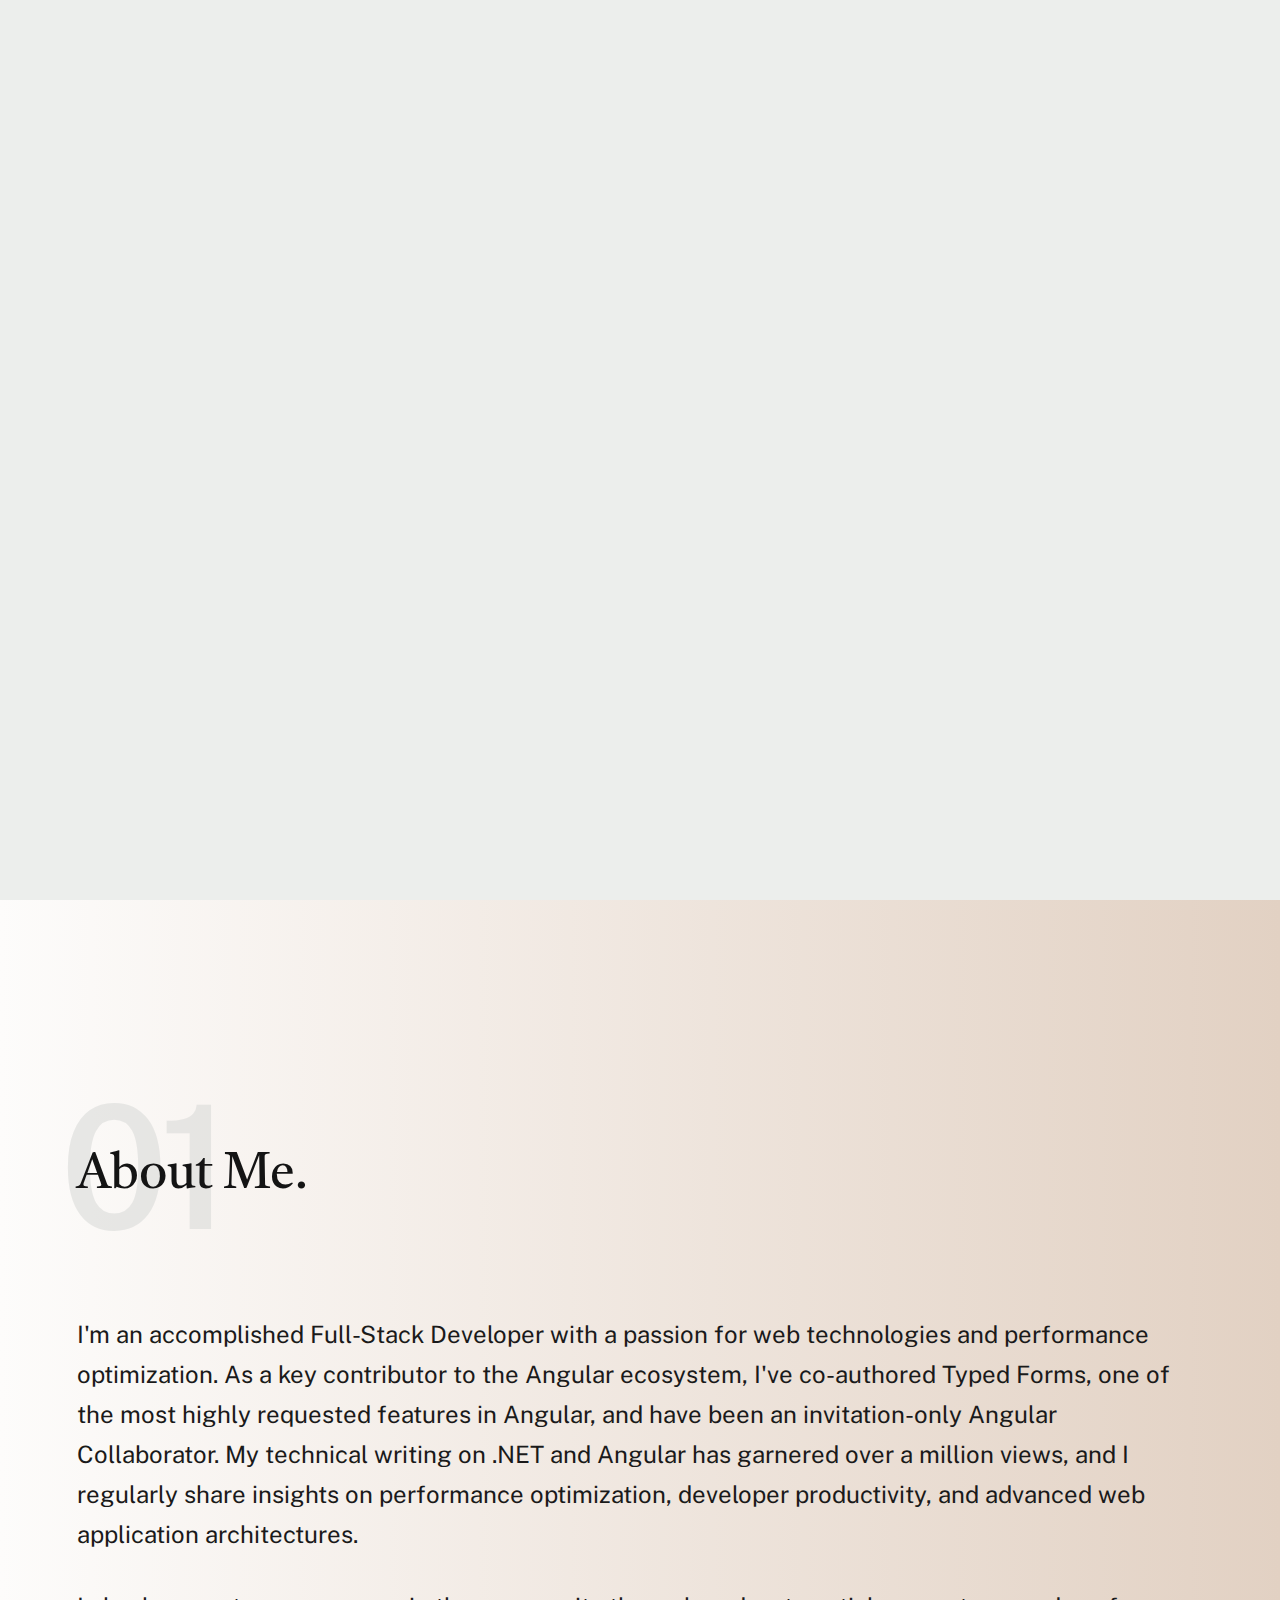
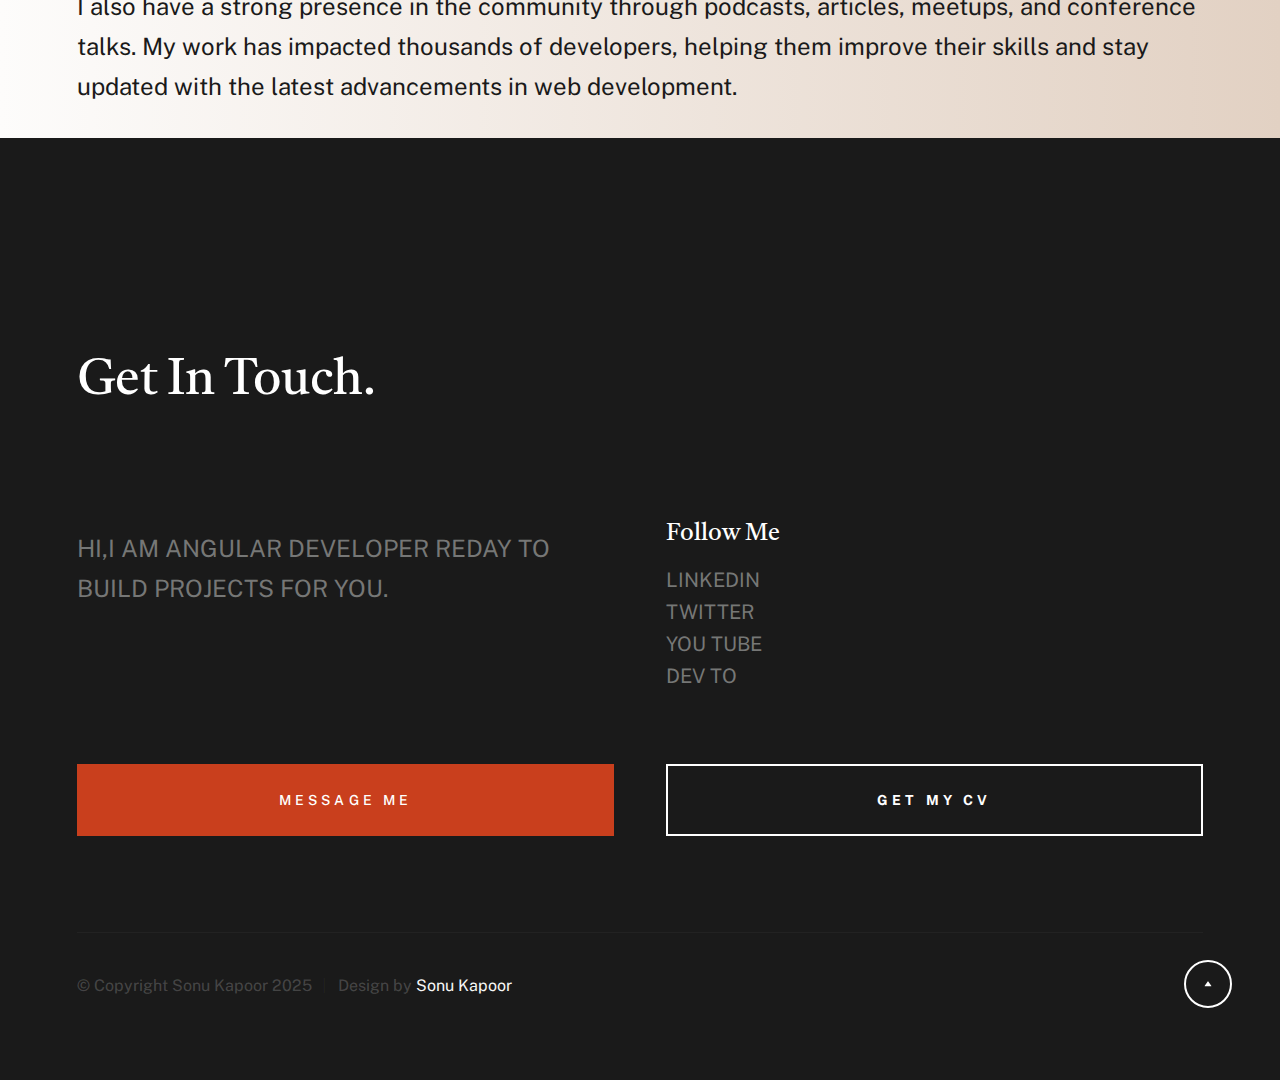
<file: about.html>
<!DOCTYPE html>

<html lang="en" class="no-js">

<head>
<!-- Google tag (gtag.js) -->
<script async src="https://www.googletagmanager.com/gtag/js?id=G-WE2GP1XZJ1"></script>
<script>
  window.dataLayer = window.dataLayer || [];
  function gtag(){dataLayer.push(arguments);}
  gtag('js', new Date());

  gtag('config', 'G-WE2GP1XZJ1');
</script>




<script type="application/ld+json">
		{
		"@context": "https://schema.org",
		"@type": "Organization",
		"name": "Sonu Kapoor",
		"url": "https://sonukapoor.com/",
		"logo": "https://sonukapoor.com/images/sonukapoor.jpeg",
		"sameAs": [
			"https://x.com/sonukapoor1978",
			"https://github.com/sonukapoor",
			"https://www.youtube.com/@ThisisTechTalks",
			"https://www.linkedin.com/in/sonu-kapoor",
			"https://sonukapoor.com/"
		]
		}
		</script>

<script type="application/ld+json" class="schemantra.com">

		{
		"@context": "https://schema.org",
		"@type": "WebPage",
		"@id": "https://sonukapoor.com/#webpage",
		"@url": "https://sonukapoor.com/",
		"inLanguage": "en-US",
		"name": "Sonu Kapoor - Web Developer and Angular Expert",
		"description": "Sonu Kapoor - Full-Stack Developer with a passion for web technologies and performance optimization. I also have a strong presence in the community through podcasts, articles, meetups, and conference talks.",
		"isPartOf": "https://sonukapoor.com/",
		"image": "https://sonukapoor.com/images/sonukapoor.jpeg"
		}
		</script>


    <!--- basic page needs

    ================================================== -->

    <meta charset="utf-8">

    <meta name="viewport" content="width=device-width, initial-scale=1">

    <title>About - Sonu Kapoor</title>
    <meta name="description" content="Senior Angular Developer | Contributor to the Angular Framework | Cohost of Tech Talks With Santosh | Senior IEEE Member | Globee Judge For Technology | International Speaker | Content creator.">
   <!-- og garphs -->
   <meta property="og:title" content="About - Sonu Kapoor">
   <meta property="og:description" content="Senior Angular Developer | Contributor to the Angular Framework | Cohost of Tech Talks With Santosh | Senior IEEE Member | Globee Judge For Technology | International Speaker | Content creator.">
   <meta property="og:image" content="https://sonukapoor.com/images/sonukpoor.jpg">
   <meta property="og:url" content="https://sonukapoor.com/about.html/">
   <meta property="og:type" content="website">
   <!-- og graphs -->
   <link rel="canonical" href="https://sonukapoor.com/about.html/">




    <script>

        document.documentElement.classList.remove('no-js');

        document.documentElement.classList.add('js');

    </script>



    <!-- CSS

    ================================================== -->

    <link rel="stylesheet" href="css/vendor.css">

    <link rel="stylesheet" href="css/styles.css">



    <!-- favicons

    ================================================== -->

    <link rel="apple-touch-icon" sizes="180x180" href="apple-touch-icon.png">

    <link rel="icon" type="image/png" sizes="32x32" href="favicon-32x32.png">

    <link rel="icon" type="image/png" sizes="16x16" href="favicon-16x16.png">

    <link rel="manifest" href="site.webmanifest">
    <link rel="stylesheet" href="https://cdn.jsdelivr.net/npm/@fortawesome/fontawesome-free@6.5.0/css/all.min.css">

    <style>
        body {

            background: linear-gradient(to right, #fdfcfb, #e2d1c3);

        }
    </style>



</head>





<body id="top">





    <!-- preloader

    ================================================== -->

    <div id="preloader">

        <div id="loader" class="dots-fade">

            <div></div>

            <div></div>

            <div></div>

        </div>

    </div>





    <!-- page wrap

    ================================================== -->

    <div id="page" class="s-pagewrap">





        <!-- # site header 

        ================================================== -->

        <header class="s-header">

            <div class="row s-header__inner">



                <div class="s-header__block">

                    <div class="s-header__logo">

                        <a class="logo" href="index.html" style="font-weight: 650;">

                            <!-- <img src="images/logo.svg" alt="Homepage"> -->
                            SONU KAPOOR.

                        </a>

                    </div>



                    <a class="s-header__menu-toggle" href="#0"><span>Menu</span></a>

                </div> <!-- end s-header__block -->



               <nav class="s-header__nav">
            <ul class="s-header__menu-links">
                <li class="current"><a href="/">Home</a></li>
                <li><a href="about.html">About</a></li>
                <li><a href="award.html">Award</a></li>
				
				<li class="has-submenu">
                    <a href="#">Media</a>
                    <ul class="submenu">
                        <li><a href="https://www.sitepronews.com/2025/08/18/angular-innovator-sonu-kapoor-on-the-future-of-frontend-architecture-and-developer-impact/" target="_blank">Angular Innovator</a></li>
                        <li><a href="https://leaddev.com/ai/does-ai-spell-death-front-end-engineering" target="_blank">Deth To FE Developers</a></li>
                    </ul>
                </li>

                <!-- Dropdown -->
                <li class="has-submenu">
                    <a href="book.html">Books</a>
                    <ul class="submenu">
                        <li><a href="javascript-syntax-for-beginners.html">JavaScript</a></li>
                        <li><a href="ai-powered-applications.html">AI Applications</a></li>
                    </ul>
                </li>
                <!-- End Dropdown -->

                <li><a href="articles.html">Articles</a></li>
                <li><a href="podcast.html">Podcast</a></li>
                <li><a href="open-source-contributon.html">Contributions</a></li>
                <li><a href="contact.html">Contact</a></li>
            </ul>
        </nav>



            </div> <!-- end s-header__inner -->

        </header> <!-- end s-header -->





        <!-- # intro

        ================================================== -->

        <section id="intro" class="s-intro target-section">



            <div class="row s-intro__content width-sixteen-col">

                <div class="column lg-12 s-intro__content-inner grid-block grid-16">



                    <div class="s-intro__content-text">



                        <div class="s-intro__content-pretitle text-pretitle text-center">Hello</div>

                        <h1 class="s-intro__content-title text-center" style="font-size: clamp(3.0rem, 4.0vw, 8.0rem);">

                            I'm Sonu Kapoor <br>

                            Web developer and Angular expert, passionate about performance and open-source. <br>

                        </h1>



                        <div class="s-intro__content-btns">

                            <a class="btn" href="about.html">More About Me</a>

                            <a class="btn btn--stroke" href="contact.html">Get In Touch</a>

                        </div> <!-- s-intro__content-btns -->



                    </div> <!-- s-intro__content-text -->



                </div> <!-- s-intro__content-inner -->

            </div> <!-- s-intro__content -->



            <ul class="s-intro__social social-list">

                <li>

                    <a href="https://www.linkedin.com/in/sonu-kapoor" target="_blank" rel="noopener noreferrer">
                        <svg xmlns="http://www.w3.org/2000/svg" width="24" height="24" viewBox="0 0 24 24"
                            style="fill:rgba(0, 0, 0, 1);">
                            <path d="M20.447 20.452h-3.554v-5.569c0-1.327-.027-3.037-1.85-3.037
                                        -1.853 0-2.136 1.445-2.136 2.939v5.667h-3.554V9h3.414v1.561h.049
                                        c.476-.899 1.637-1.85 3.37-1.85 3.6 0 4.268 2.368 4.268 5.451v6.29zM5.337
                                        7.433c-1.144 0-2.07-.926-2.07-2.07 0-1.143.926-2.07
                                        2.07-2.07s2.07.927 2.07 2.07c0 1.144-.926 2.07-2.07
                                        2.07zm1.777 13.019H3.56V9h3.554v11.452zM22.225
                                        0H1.771C.792 0 0 .771 0 1.723v20.555C0 23.23.792
                                        24 1.771 24h20.451C23.2 24 24 23.23 24
                                        22.278V1.723C24 .771 23.2 0 22.222 0z" />
                        </svg>
                        <span class="u-screen-reader-text">LinkedIn</span>
                    </a>


                </li>

                <li>

                    <a href="https://twitter.com/sonukapoor1978">

                        <svg xmlns="http://www.w3.org/2000/svg" width="24" height="24" viewBox="0 0 24 24"
                            style="fill:rgba(0, 0, 0, 1);transform:;-ms-filter:">
                            <path
                                d="M19.633,7.997c0.013,0.175,0.013,0.349,0.013,0.523c0,5.325-4.053,11.461-11.46,11.461c-2.282,0-4.402-0.661-6.186-1.809 c0.324,0.037,0.636,0.05,0.973,0.05c1.883,0,3.616-0.636,5.001-1.721c-1.771-0.037-3.255-1.197-3.767-2.793 c0.249,0.037,0.499,0.062,0.761,0.062c0.361,0,0.724-0.05,1.061-0.137c-1.847-0.374-3.23-1.995-3.23-3.953v-0.05 c0.537,0.299,1.16,0.486,1.82,0.511C3.534,9.419,2.823,8.184,2.823,6.787c0-0.748,0.199-1.434,0.548-2.032 c1.983,2.443,4.964,4.04,8.306,4.215c-0.062-0.3-0.1-0.611-0.1-0.923c0-2.22,1.796-4.028,4.028-4.028 c1.16,0,2.207,0.486,2.943,1.272c0.91-0.175,1.782-0.512,2.556-0.973c-0.299,0.935-0.936,1.721-1.771,2.22 c0.811-0.088,1.597-0.312,2.319-0.624C21.104,6.712,20.419,7.423,19.633,7.997z">
                            </path>
                        </svg>

                        <span class="u-screen-reader-text">Twitter</span>

                    </a>

                </li>

                <li>

                    <a href="https://www.youtube.com/@ThisisTechTalks" target="_blank" rel="noopener noreferrer">
                        <i class="fab fa-youtube" style="color: white;"></i>

                        <span class="u-screen-reader-text">YouTube</span>
                    </a>


                </li>

                <li>

                    <a href="https://dev.to/sonukapoor" target="_blank" rel="noopener noreferrer">
                        <i class="fab fa-dev" style="color: white;"></i>
                        <span class="u-screen-reader-text">DEV.to</span>
                    </a>


                </li>

                <li>

                    <a href="https://styleshout.com/go/hostinger/" target="_blank" rel="noopener noreferrer">
                        <i class="fas fa-h-square" style="color: white;"></i>
                        <span class="u-screen-reader-text">Hostinger</span>
                    </a>



                </li>

            </ul> <!-- end s-intro__social -->




            <div class="s-intro__content-media">

                <img src="images/sonukapoor.jpeg" alt="Sonu Kapoor">

            </div> <!-- s-intro__content-media -->



            <div class="s-intro__btn-download">

                <a class="btn btn--stroke" href="cv.pdf" download="CV.pdf">Get My CV</a>

            </div> <!-- end s-intro__btn-download -->



            <div class="s-intro__scroll-down">

                <a href="#about" class="smoothscroll">

                    <div class="scroll-icon">

                        <svg xmlns="http://www.w3.org/2000/svg" width="24" height="24" viewBox="0 0 24 24"
                            style="fill: rgba(0, 0, 0, 1);transform: ;msFilter:;">
                            <path
                                d="M11.178 19.569a.998.998 0 0 0 1.644 0l9-13A.999.999 0 0 0 21 5H3a1.002 1.002 0 0 0-.822 1.569l9 13z">
                            </path>
                        </svg>

                    </div>

                    <span class="scroll-text u-screen-reader-text">Scroll Down</span>

                </a>

            </div> <!-- s-intro__scroll-down -->



        </section> <!-- end s-intro -->





        <!-- # about

        ================================================== -->

        <section id="about" class="s-about target-section">



            <div class="row s-about__content">

                <div class="column xl-12">



                    <div class="section-header" data-num="01">

                        <h2 class="text-display-title">About Me.</h2>

                    </div> <!-- end section-header -->



                    <p class="attention-getter">

                        I'm an accomplished Full-Stack Developer with a passion for web technologies and performance
                        optimization. As a key contributor to the Angular ecosystem, I've co-authored Typed Forms, one
                        of the most highly requested features in Angular, and have been an invitation-only Angular
                        Collaborator. My technical writing on .NET and Angular has garnered over a million views, and I
                        regularly share insights on performance optimization, developer productivity, and advanced web
                        application architectures.

                    </p>



                    <p class="attention-getter">

                        I also have a strong presence in the community through podcasts, articles, meetups, and
                        conference talks. My work has impacted thousands of developers, helping them improve their
                        skills and stay updated with the latest advancements in web development.





                    </p>







                </div> <!--end column -->

            </div> <!--end s-about__content -->



        </section> <!-- end s-about -->







        <!-- # footer 

        ================================================== -->

        <footer id="footer" class="s-footer target-section">



            <div class="row">

                <div class="column lg-12">

                    <div class="section-header light-on-dark" data-num="">

                        <h2 class="text-display-title">Get In Touch.</h2>

                    </div> <!-- end section-header -->

                </div>

            </div>



            <div class="row s-footer__content">



                <div class="column xl-6 md-12 s-footer__block s-footer__about">

                    <p class="attention-getter">

                        HI,I AM ANGULAR DEVELOPER REDAY TO BUILD PROJECTS FOR YOU.

                    </p>

                </div> <!-- end section-footer__about -->



                <div class="column xl-6 md-12 s-footer__block s-footer__site-links">

                    <div class="row">

                        <div class="column xl-4 lg-5 md-6 tab-12">

                            <h5>Follow Me</h5>

                            <ul class="link-list">

                                <li><a href="https://www.linkedin.com/in/sonu-kapoor">LINKEDIN</a></li>

                                <li><a href="https://twitter.com/sonukapoor1978">TWITTER</a></li>

                                <li><a href="https://www.youtube.com/@ThisisTechTalks">YOU TUBE</a></li>

                                <li><a href="https://dev.to/sonukapoor">DEV TO</a></li>

                                <!-- <li><a href="https://styleshout.com/go/hostinger/">HOSTINGER</a></li> -->

                            </ul>

                        </div>

                  <!--      <div class="column xl-6 md-6 tab-12">

                            <h5>Contact Me</h5>

                            <ul class="link-list">

                                <li><a href="mailto:#0">sonukapoor@gmail.com</a></li>

                                <!-- <li><a href="tel:+1975432345">+197 543 2345</a></li> 

                            </ul>

                        </div> -->

                    </div>

                </div> <!-- end section-footer__site-links -->



            </div> <!-- end section-footer__content -->





            <div class="row s-footer__buttons">



                <div class="column xl-6 tab-12">

                    <a href="contact.html" class="btn btn--primary btn--large u-fullwidth">Message Me</a>

                </div>



                <div class="column xl-6 tab-12">

                    <a href="cv.pdf" download="CV.pdf" class="btn btn--stroke btn--large u-fullwidth">Get My CV</a>

                </div>



            </div> <!-- end section-footer__buttons -->



            <div class="row s-footer__bottom">



                <!-- <div class="column xl-6 lg-12">

                    <ul class="s-footer__social social-list">

                        <li>

                            <a href="#0">

                                <svg xmlns="http://www.w3.org/2000/svg" width="24" height="24" viewBox="0 0 24 24"
                                    style="fill:rgba(0, 0, 0, 1);transform:;-ms-filter:">
                                    <path
                                        d="M20,3H4C3.447,3,3,3.448,3,4v16c0,0.552,0.447,1,1,1h8.615v-6.96h-2.338v-2.725h2.338v-2c0-2.325,1.42-3.592,3.5-3.592 c0.699-0.002,1.399,0.034,2.095,0.107v2.42h-1.435c-1.128,0-1.348,0.538-1.348,1.325v1.735h2.697l-0.35,2.725h-2.348V21H20 c0.553,0,1-0.448,1-1V4C21,3.448,20.553,3,20,3z">
                                    </path>
                                </svg>

                                <span class="u-screen-reader-text">Facebook</span>

                            </a>

                        </li>

                        <li>

                            <a href="#0">

                                <svg xmlns="http://www.w3.org/2000/svg" width="24" height="24" viewBox="0 0 24 24"
                                    style="fill:rgba(0, 0, 0, 1);transform:;-ms-filter:">
                                    <path
                                        d="M19.633,7.997c0.013,0.175,0.013,0.349,0.013,0.523c0,5.325-4.053,11.461-11.46,11.461c-2.282,0-4.402-0.661-6.186-1.809 c0.324,0.037,0.636,0.05,0.973,0.05c1.883,0,3.616-0.636,5.001-1.721c-1.771-0.037-3.255-1.197-3.767-2.793 c0.249,0.037,0.499,0.062,0.761,0.062c0.361,0,0.724-0.05,1.061-0.137c-1.847-0.374-3.23-1.995-3.23-3.953v-0.05 c0.537,0.299,1.16,0.486,1.82,0.511C3.534,9.419,2.823,8.184,2.823,6.787c0-0.748,0.199-1.434,0.548-2.032 c1.983,2.443,4.964,4.04,8.306,4.215c-0.062-0.3-0.1-0.611-0.1-0.923c0-2.22,1.796-4.028,4.028-4.028 c1.16,0,2.207,0.486,2.943,1.272c0.91-0.175,1.782-0.512,2.556-0.973c-0.299,0.935-0.936,1.721-1.771,2.22 c0.811-0.088,1.597-0.312,2.319-0.624C21.104,6.712,20.419,7.423,19.633,7.997z">
                                    </path>
                                </svg>

                                <span class="u-screen-reader-text">Twitter</span>

                            </a>

                        </li>

                        <li>

                            <a href="#0">

                                <svg xmlns="http://www.w3.org/2000/svg" width="24" height="24" viewBox="0 0 24 24"
                                    style="fill:rgba(0, 0, 0, 1);transform:;-ms-filter:">
                                    <path
                                        d="M11.999,7.377c-2.554,0-4.623,2.07-4.623,4.623c0,2.554,2.069,4.624,4.623,4.624c2.552,0,4.623-2.07,4.623-4.624 C16.622,9.447,14.551,7.377,11.999,7.377L11.999,7.377z M11.999,15.004c-1.659,0-3.004-1.345-3.004-3.003 c0-1.659,1.345-3.003,3.004-3.003s3.002,1.344,3.002,3.003C15.001,13.659,13.658,15.004,11.999,15.004L11.999,15.004z">
                                    </path>
                                    <circle cx="16.806" cy="7.207" r="1.078"></circle>
                                    <path
                                        d="M20.533,6.111c-0.469-1.209-1.424-2.165-2.633-2.632c-0.699-0.263-1.438-0.404-2.186-0.42 c-0.963-0.042-1.268-0.054-3.71-0.054s-2.755,0-3.71,0.054C7.548,3.074,6.809,3.215,6.11,3.479C4.9,3.946,3.945,4.902,3.477,6.111 c-0.263,0.7-0.404,1.438-0.419,2.186c-0.043,0.962-0.056,1.267-0.056,3.71c0,2.442,0,2.753,0.056,3.71 c0.015,0.748,0.156,1.486,0.419,2.187c0.469,1.208,1.424,2.164,2.634,2.632c0.696,0.272,1.435,0.426,2.185,0.45 c0.963,0.042,1.268,0.055,3.71,0.055s2.755,0,3.71-0.055c0.747-0.015,1.486-0.157,2.186-0.419c1.209-0.469,2.164-1.424,2.633-2.633 c0.263-0.7,0.404-1.438,0.419-2.186c0.043-0.962,0.056-1.267,0.056-3.71s0-2.753-0.056-3.71C20.941,7.57,20.801,6.819,20.533,6.111z M19.315,15.643c-0.007,0.576-0.111,1.147-0.311,1.688c-0.305,0.787-0.926,1.409-1.712,1.711c-0.535,0.199-1.099,0.303-1.67,0.311 c-0.95,0.044-1.218,0.055-3.654,0.055c-2.438,0-2.687,0-3.655-0.055c-0.569-0.007-1.135-0.112-1.669-0.311 c-0.789-0.301-1.414-0.923-1.719-1.711c-0.196-0.534-0.302-1.099-0.311-1.669c-0.043-0.95-0.053-1.218-0.053-3.654 c0-2.437,0-2.686,0.053-3.655c0.007-0.576,0.111-1.146,0.311-1.687c0.305-0.789,0.93-1.41,1.719-1.712 c0.534-0.198,1.1-0.303,1.669-0.311c0.951-0.043,1.218-0.055,3.655-0.055c2.437,0,2.687,0,3.654,0.055 c0.571,0.007,1.135,0.112,1.67,0.311c0.786,0.303,1.407,0.925,1.712,1.712c0.196,0.534,0.302,1.099,0.311,1.669 c0.043,0.951,0.054,1.218,0.054,3.655c0,2.436,0,2.698-0.043,3.654H19.315z">
                                    </path>
                                </svg>

                                <span class="u-screen-reader-text">Instagram</span>

                            </a>

                        </li>

                        <li>

                            <a href="#0">

                                <svg xmlns="http://www.w3.org/2000/svg" width="24" height="24" viewBox="0 0 24 24"
                                    style="fill: rgba(0, 0, 0, 1);transform: ;msFilter:;">
                                    <path
                                        d="M20.66 6.98a9.932 9.932 0 0 0-3.641-3.64C15.486 2.447 13.813 2 12 2s-3.486.447-5.02 1.34c-1.533.893-2.747 2.107-3.64 3.64S2 10.187 2 12s.446 3.487 1.34 5.02a9.924 9.924 0 0 0 3.641 3.64C8.514 21.553 10.187 22 12 22s3.486-.447 5.02-1.34a9.932 9.932 0 0 0 3.641-3.64C21.554 15.487 22 13.813 22 12s-.446-3.487-1.34-5.02zM12 3.66c2 0 3.772.64 5.32 1.919-.92 1.174-2.286 2.14-4.1 2.9-1.002-1.813-2.088-3.327-3.261-4.54A7.715 7.715 0 0 1 12 3.66zM5.51 6.8a8.116 8.116 0 0 1 2.711-2.22c1.212 1.201 2.325 2.7 3.34 4.5-2 .6-4.114.9-6.341.9-.573 0-1.006-.013-1.3-.04A8.549 8.549 0 0 1 5.51 6.8zM3.66 12c0-.054.003-.12.01-.2.007-.08.01-.146.01-.2.254.014.641.02 1.161.02 2.666 0 5.146-.367 7.439-1.1.187.373.381.793.58 1.26-1.32.293-2.674 1.006-4.061 2.14S6.4 16.247 5.76 17.5c-1.4-1.587-2.1-3.42-2.1-5.5zM12 20.34c-1.894 0-3.594-.587-5.101-1.759.601-1.187 1.524-2.322 2.771-3.401 1.246-1.08 2.483-1.753 3.71-2.02a29.441 29.441 0 0 1 1.56 6.62 8.166 8.166 0 0 1-2.94.56zm7.08-3.96a8.351 8.351 0 0 1-2.58 2.621c-.24-2.08-.7-4.107-1.379-6.081.932-.066 1.765-.1 2.5-.1.799 0 1.686.034 2.659.1a8.098 8.098 0 0 1-1.2 3.46zm-1.24-5c-1.16 0-2.233.047-3.22.14a27.053 27.053 0 0 0-.68-1.62c2.066-.906 3.532-2.006 4.399-3.3 1.2 1.414 1.854 3.027 1.96 4.84-.812-.04-1.632-.06-2.459-.06z">
                                    </path>
                                </svg>

                                <span class="u-screen-reader-text">Dribbble</span>

                            </a>

                        </li>

                    </ul>

                </div> -->
                <!-- end section-footer__social -->



                <div class="column xl-12 lg-12">

                    <p class="ss-copyright">

                        <span>© Copyright Sonu Kapoor 2025</span>

                        <span>Design by
                            <!-- <a href="">StyleShout</a> Distribution by -->
                            <a href="">Sonu Kapoor</a></span>

                    </p>

                </div>



            </div> <!-- end section-footer__bottom -->



            <div class="ss-go-top">

                <a class="smoothscroll" title="Back to Top" href="#top">

                    <svg xmlns="http://www.w3.org/2000/svg" width="24" height="24" viewBox="0 0 24 24"
                        style="fill: rgba(0, 0, 0, 1);transform: ;msFilter:;">
                        <path
                            d="M5.536 21.886a1.004 1.004 0 0 0 1.033-.064l13-9a1 1 0 0 0 0-1.644l-13-9A1 1 0 0 0 5 3v18a1 1 0 0 0 .536.886z">
                        </path>
                    </svg>

                </a>

                <span>Back To Top</span>

            </div> <!-- end ss-go-top -->



        </footer> <!-- end s-footer -->



    </div> <!-- end page-wrap -->





    <!-- Java Script

    ================================================== -->

    <script src="js/plugins.js"></script>

    <script src="js/main.js"></script>



</body>

</html>
</file>
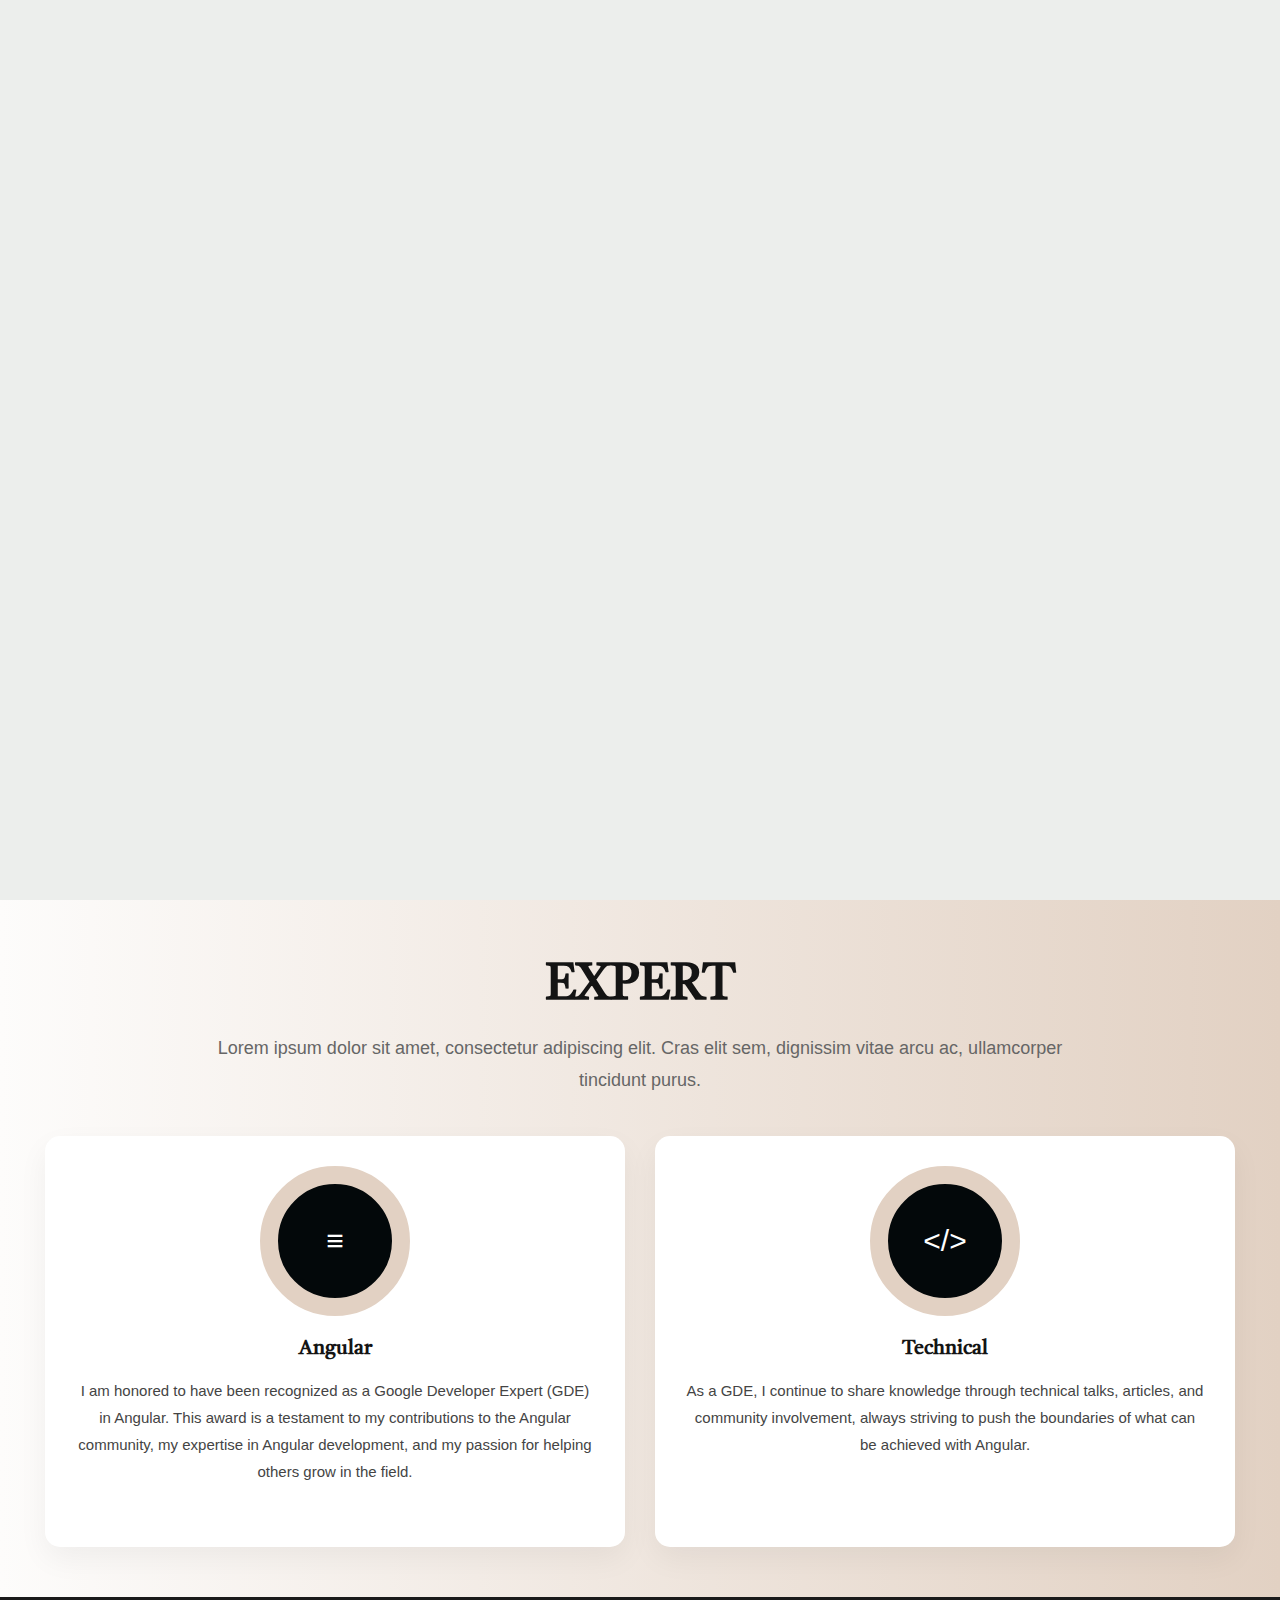
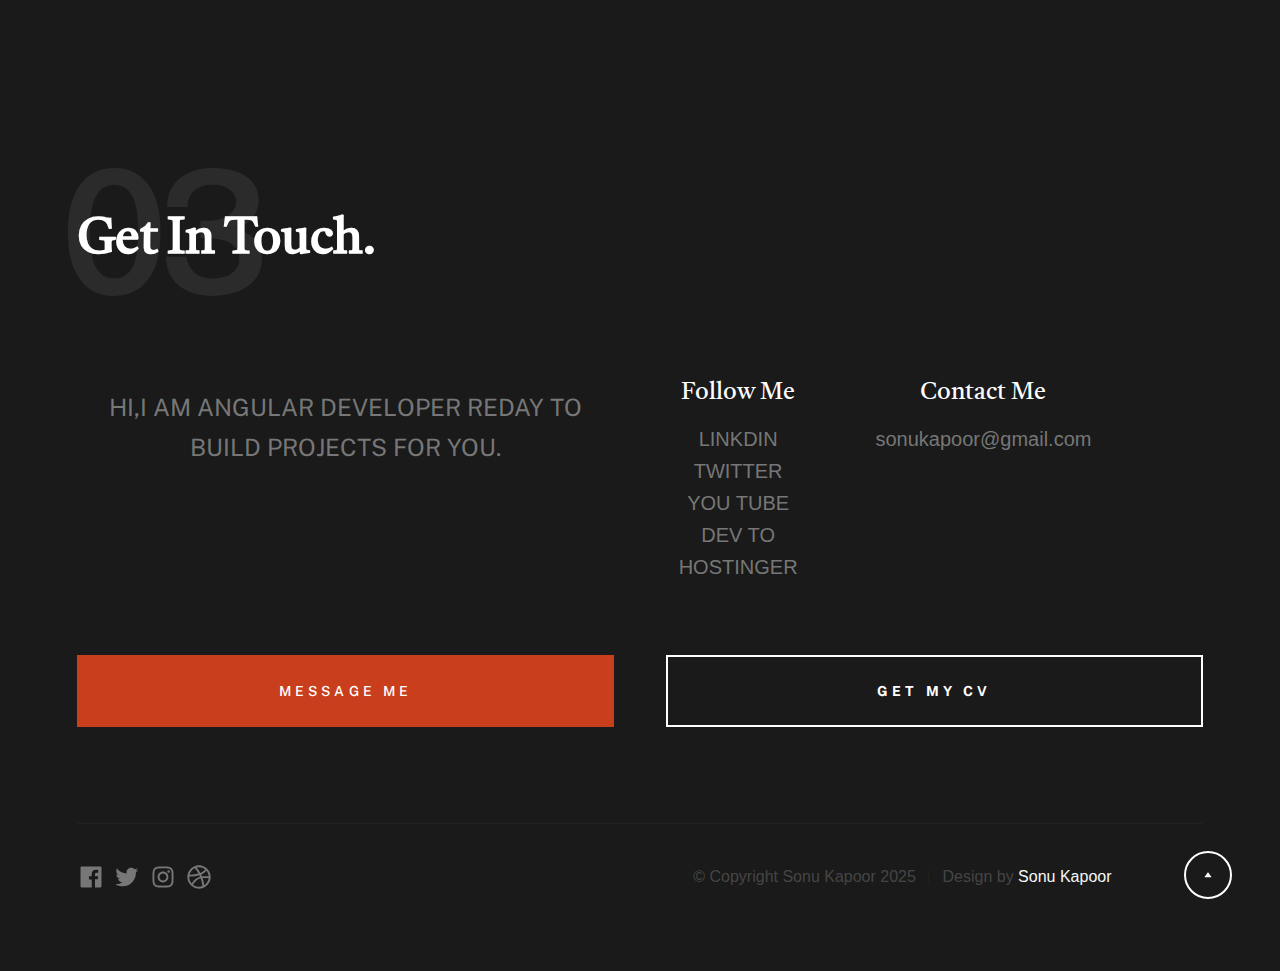
<file: expert.html>
<!DOCTYPE html>

<html lang="en" class="no-js">

<head>



    <!--- basic page needs

    ================================================== -->

    <meta charset="utf-8">

    <meta name="viewport" content="width=device-width, initial-scale=1">

    <title>Sonu Kapoor</title>



    <script>

        document.documentElement.classList.remove('no-js');

        document.documentElement.classList.add('js');

    </script>



    <!-- CSS

    ================================================== -->

    <link rel="stylesheet" href="css/vendor.css">

    <link rel="stylesheet" href="css/styles.css">



    <!-- favicons

    ================================================== -->

    <link rel="apple-touch-icon" sizes="180x180" href="apple-touch-icon.png">

    <link rel="icon" type="image/png" sizes="32x32" href="favicon-32x32.png">

    <link rel="icon" type="image/png" sizes="16x16" href="favicon-16x16.png">

    <link rel="manifest" href="site.webmanifest">
    <link rel="stylesheet" href="https://cdn.jsdelivr.net/npm/@fortawesome/fontawesome-free@6.5.0/css/all.min.css">





    <style>
        body {

            font-family: 'Montserrat', sans-serif;

            background: linear-gradient(to right, #fdfcfb, #e2d1c3);

            margin: 0;

            text-align: center;

            color: #333;

        }



        h2 {

            font-size: 5rem;

            font-weight: 700;

        }



        p.subtitle {

            font-size: 1.8rem;

            color: #666;

            margin-bottom: 4rem;

            max-width: 900px;

            margin-left: auto;

            margin-right: auto;

        }



        .cards-container {

            display: flex;

            justify-content: center;

            gap: 3rem;

            flex-wrap: wrap;

        }



        .card {

            background: #fff;

            padding: 3rem;

            border-radius: 1.5rem;

            box-shadow: 0 12px 30px rgba(0, 0, 0, 0.05);

            transition: transform 0.3s ease, box-shadow 0.3s ease;

            width: 100%;

            max-width: 580px;

        }



        .card:hover {

            transform: translateY(-12px);

            box-shadow: 0 16px 35px rgba(0, 0, 0, 0.1);

        }



        .icon-circle {

            background: #03080a;

            width: 150px;

            height: 150px;

            border-radius: 50%;

            margin: 0 auto 1.5rem;

            display: flex;

            align-items: center;

            justify-content: center;

            border: 18px solid #e2d1c3;

            font-size: 3rem;

            color: #fff;

            transition: transform 0.3s ease;

        }



        .card:hover .icon-circle {

            transform: scale(1.1);

        }



        .card h3 {

            margin: 1.5rem 0 1rem;

            font-size: 2rem;

            font-weight: 600;

        }



        .card p {

            font-size: 1.5rem;

            color: #444;

            line-height: 1.8;

        }
    </style>





</head>





<body id="top">





    <!-- preloader

    ================================================== -->

    <div id="preloader">

        <div id="loader" class="dots-fade">

            <div></div>

            <div></div>

            <div></div>

        </div>

    </div>





    <!-- page wrap

    ================================================== -->

    <div id="page" class="s-pagewrap">





        <!-- # site header 

        ================================================== -->

        <header class="s-header">

            <div class="row s-header__inner">



                <div class="s-header__block">

                    <div class="s-header__logo">

                        <a class="logo" href="index.html" style="font-weight: 650;">

                            <!-- <img src="images/logo.svg" alt="Homepage"> -->
                            SONU KAPOOR.

                        </a>

                    </div>



                    <a class="s-header__menu-toggle" href="#0"><span>Menu</span></a>

                </div> <!-- end s-header__block -->


        <nav class="s-header__nav">
            <ul class="s-header__menu-links">
                <li class="current"><a href="/">Home</a></li>
                <li><a href="about.html">About</a></li>
                <li><a href="award.html">Award</a></li>
				
				<li class="has-submenu">
                    <a href="#">Media</a>
                    <ul class="submenu">
                        <li><a href="https://www.sitepronews.com/2025/08/18/angular-innovator-sonu-kapoor-on-the-future-of-frontend-architecture-and-developer-impact/" target="_blank">Angular Innovator</a></li>
                        <li><a href="https://leaddev.com/ai/does-ai-spell-death-front-end-engineering" target="_blank">Deth To FE Developers</a></li>
                    </ul>
                </li>

                <!-- Dropdown -->
                <li class="has-submenu">
                    <a href="book.html">Books</a>
                    <ul class="submenu">
                        <li><a href="javascript-syntax-for-beginners.html">JavaScript</a></li>
                        <li><a href="ai-powered-applications.html">AI Applications</a></li>
                    </ul>
                </li>
                <!-- End Dropdown -->

                <li><a href="articles.html">Articles</a></li>
                <li><a href="podcast.html">Podcast</a></li>
                <li><a href="open-source-contributon.html">Contributions</a></li>
                <li><a href="contact.html">Contact</a></li>
            </ul>
        </nav>



            </div> <!-- end s-header__inner -->

        </header> <!-- end s-header -->





        <!-- # intro

        ================================================== -->

        <section id="intro" class="s-intro target-section">



            <div class="row s-intro__content width-sixteen-col">

                <div class="column lg-12 s-intro__content-inner grid-block grid-16">



                    <div class="s-intro__content-text">



                        <div class="s-intro__content-pretitle text-pretitle">Hello</div>

                        <h1 class="s-intro__content-title">

                            I'm Sonu Kapoor <br>

                            Web developer and Angular expert, passionate about performance and open-source. <br>

                        </h1>



                        <div class="s-intro__content-btns">

                            <a class="btn" href="about.html">More About Me</a>

                            <a class="btn btn--stroke" href="contact.html">Get In Touch</a>

                        </div> <!-- s-intro__content-btns -->



                    </div> <!-- s-intro__content-text -->



                </div> <!-- s-intro__content-inner -->

            </div> <!-- s-intro__content -->



            <ul class="s-intro__social social-list">

                <li>

                    <a href="https://www.linkedin.com/in/sonu-kapoor" target="_blank" rel="noopener noreferrer">
                        <svg xmlns="http://www.w3.org/2000/svg" width="24" height="24" viewBox="0 0 24 24"
                            style="fill:rgba(0, 0, 0, 1);">
                            <path d="M20.447 20.452h-3.554v-5.569c0-1.327-.027-3.037-1.85-3.037
                                        -1.853 0-2.136 1.445-2.136 2.939v5.667h-3.554V9h3.414v1.561h.049
                                        c.476-.899 1.637-1.85 3.37-1.85 3.6 0 4.268 2.368 4.268 5.451v6.29zM5.337
                                        7.433c-1.144 0-2.07-.926-2.07-2.07 0-1.143.926-2.07
                                        2.07-2.07s2.07.927 2.07 2.07c0 1.144-.926 2.07-2.07
                                        2.07zm1.777 13.019H3.56V9h3.554v11.452zM22.225
                                        0H1.771C.792 0 0 .771 0 1.723v20.555C0 23.23.792
                                        24 1.771 24h20.451C23.2 24 24 23.23 24
                                        22.278V1.723C24 .771 23.2 0 22.222 0z" />
                        </svg>
                        <span class="u-screen-reader-text">LinkedIn</span>
                    </a>


                </li>

                <li>

                    <a href="https://twitter.com/sonukapoor1978">

                        <svg xmlns="http://www.w3.org/2000/svg" width="24" height="24" viewBox="0 0 24 24"
                            style="fill:rgba(0, 0, 0, 1);transform:;-ms-filter:">
                            <path
                                d="M19.633,7.997c0.013,0.175,0.013,0.349,0.013,0.523c0,5.325-4.053,11.461-11.46,11.461c-2.282,0-4.402-0.661-6.186-1.809 c0.324,0.037,0.636,0.05,0.973,0.05c1.883,0,3.616-0.636,5.001-1.721c-1.771-0.037-3.255-1.197-3.767-2.793 c0.249,0.037,0.499,0.062,0.761,0.062c0.361,0,0.724-0.05,1.061-0.137c-1.847-0.374-3.23-1.995-3.23-3.953v-0.05 c0.537,0.299,1.16,0.486,1.82,0.511C3.534,9.419,2.823,8.184,2.823,6.787c0-0.748,0.199-1.434,0.548-2.032 c1.983,2.443,4.964,4.04,8.306,4.215c-0.062-0.3-0.1-0.611-0.1-0.923c0-2.22,1.796-4.028,4.028-4.028 c1.16,0,2.207,0.486,2.943,1.272c0.91-0.175,1.782-0.512,2.556-0.973c-0.299,0.935-0.936,1.721-1.771,2.22 c0.811-0.088,1.597-0.312,2.319-0.624C21.104,6.712,20.419,7.423,19.633,7.997z">
                            </path>
                        </svg>

                        <span class="u-screen-reader-text">Twitter</span>

                    </a>

                </li>

                <li>

                    <a href="https://www.youtube.com/@ThisisTechTalks" target="_blank" rel="noopener noreferrer">
                        <i class="fab fa-youtube" style="color: white;"></i>

                        <span class="u-screen-reader-text">YouTube</span>
                    </a>


                </li>

                <li>

                    <a href="https://dev.to/sonukapoor" target="_blank" rel="noopener noreferrer">
                        <i class="fab fa-dev" style="color: white;"></i>
                        <span class="u-screen-reader-text">DEV.to</span>
                    </a>


                </li>

                <li>

                    <a href="https://styleshout.com/go/hostinger/" target="_blank" rel="noopener noreferrer">
                        <i class="fas fa-h-square" style="color: white;"></i>
                        <span class="u-screen-reader-text">Hostinger</span>
                    </a>



                </li>

            </ul> <!-- end s-intro__social -->




            <div class="s-intro__content-media">

                <img src="images/intro_pic2.jpg" alt="">

            </div> <!-- s-intro__content-media -->



            <div class="s-intro__btn-download">

                <a class="btn btn--stroke" href="cv.pdf" download="CV.pdf">Get My CV</a>

            </div> <!-- end s-intro__btn-download -->



            <div class="s-intro__scroll-down">

                <a href="#about" class="smoothscroll">

                    <div class="scroll-icon">

                        <svg xmlns="http://www.w3.org/2000/svg" width="24" height="24" viewBox="0 0 24 24"
                            style="fill: rgba(0, 0, 0, 1);transform: ;msFilter:;">
                            <path
                                d="M11.178 19.569a.998.998 0 0 0 1.644 0l9-13A.999.999 0 0 0 21 5H3a1.002 1.002 0 0 0-.822 1.569l9 13z">
                            </path>
                        </svg>

                    </div>

                    <span class="scroll-text u-screen-reader-text">Scroll Down</span>

                </a>

            </div> <!-- s-intro__scroll-down -->



        </section> <!-- end s-intro -->









        <h2>EXPERT</h2>

        <p class="subtitle">

            Lorem ipsum dolor sit amet, consectetur adipiscing elit. Cras elit sem, dignissim vitae arcu ac, ullamcorper
            tincidunt purus.

        </p>



        <div class="cards-container" style="margin-bottom: 50px;">

            <div class="card">

                <div class="icon-circle">≡</div>

                <h3>Angular</h3>

                <p>

                    I am honored to have been recognized as a Google Developer Expert (GDE) in Angular. This award is a
                    testament to my contributions to the Angular community, my expertise in Angular development, and my
                    passion for helping others grow in the field.

                </p>

            </div>

            <div class="card">

                <div class="icon-circle">&lt;/&gt;</div>

                <h3>Technical</h3>

                <p>

                    As a GDE, I continue to share knowledge through technical talks, articles, and community
                    involvement, always striving to push the boundaries of what can be achieved with Angular.

                </p>

            </div>

        </div>







        <!-- # footer 

        ================================================== -->

        <footer id="footer" class="s-footer target-section">



            <div class="row">

                <div class="column lg-12">

                    <div class="section-header light-on-dark" data-num="03">

                        <h2 class="text-display-title">Get In Touch.</h2>

                    </div> <!-- end section-header -->

                </div>

            </div>



            <div class="row s-footer__content">



                <div class="column xl-6 md-12 s-footer__block s-footer__about">

                    <p class="attention-getter">

                        HI,I AM ANGULAR DEVELOPER REDAY TO BUILD PROJECTS FOR YOU.

                    </p>

                </div> <!-- end section-footer__about -->



                <div class="column xl-6 md-12 s-footer__block s-footer__site-links">

                    <div class="row">

                        <div class="column xl-4 lg-5 md-6 tab-12">

                            <h5>Follow Me</h5>

                            <ul class="link-list">

                                <li><a href="https://www.linkedin.com/in/sonu-kapoor">LINKDIN</a></li>

                                <li><a href="https://twitter.com/sonukapoor1978">TWITTER</a></li>

                                <li><a href="https://www.youtube.com/@ThisisTechTalks">YOU TUBE</a></li>

                                <li><a href="https://dev.to/sonukapoor">DEV TO</a></li>

                                <li><a href="https://styleshout.com/go/hostinger/">HOSTINGER</a></li>

                            </ul>

                        </div>

                        <div class="column xl-6 md-6 tab-12">

                            <h5>Contact Me</h5>

                            <ul class="link-list">

                                <li><a href="mailto:#0">sonukapoor@gmail.com</a></li>

                                <!-- <li><a href="tel:+1975432345">+197 543 2345</a></li> -->

                            </ul>

                        </div>

                    </div>

                </div> <!-- end section-footer__site-links -->



            </div> <!-- end section-footer__content -->





            <div class="row s-footer__buttons">



                <div class="column xl-6 tab-12">

                    <a href="mailto:#0" class="btn btn--primary btn--large u-fullwidth">Message Me</a>

                </div>



                <div class="column xl-6 tab-12">

                    <a href="cv.pdf" download="CV.pdf" class="btn btn--stroke btn--large u-fullwidth">Get My CV</a>

                </div>



            </div> <!-- end section-footer__buttons -->



            <div class="row s-footer__bottom">



                <div class="column xl-6 lg-12">

                    <ul class="s-footer__social social-list">

                        <li>

                            <a href="#0">

                                <svg xmlns="http://www.w3.org/2000/svg" width="24" height="24" viewBox="0 0 24 24"
                                    style="fill:rgba(0, 0, 0, 1);transform:;-ms-filter:">
                                    <path
                                        d="M20,3H4C3.447,3,3,3.448,3,4v16c0,0.552,0.447,1,1,1h8.615v-6.96h-2.338v-2.725h2.338v-2c0-2.325,1.42-3.592,3.5-3.592 c0.699-0.002,1.399,0.034,2.095,0.107v2.42h-1.435c-1.128,0-1.348,0.538-1.348,1.325v1.735h2.697l-0.35,2.725h-2.348V21H20 c0.553,0,1-0.448,1-1V4C21,3.448,20.553,3,20,3z">
                                    </path>
                                </svg>

                                <span class="u-screen-reader-text">Facebook</span>

                            </a>

                        </li>

                        <li>

                            <a href="#0">

                                <svg xmlns="http://www.w3.org/2000/svg" width="24" height="24" viewBox="0 0 24 24"
                                    style="fill:rgba(0, 0, 0, 1);transform:;-ms-filter:">
                                    <path
                                        d="M19.633,7.997c0.013,0.175,0.013,0.349,0.013,0.523c0,5.325-4.053,11.461-11.46,11.461c-2.282,0-4.402-0.661-6.186-1.809 c0.324,0.037,0.636,0.05,0.973,0.05c1.883,0,3.616-0.636,5.001-1.721c-1.771-0.037-3.255-1.197-3.767-2.793 c0.249,0.037,0.499,0.062,0.761,0.062c0.361,0,0.724-0.05,1.061-0.137c-1.847-0.374-3.23-1.995-3.23-3.953v-0.05 c0.537,0.299,1.16,0.486,1.82,0.511C3.534,9.419,2.823,8.184,2.823,6.787c0-0.748,0.199-1.434,0.548-2.032 c1.983,2.443,4.964,4.04,8.306,4.215c-0.062-0.3-0.1-0.611-0.1-0.923c0-2.22,1.796-4.028,4.028-4.028 c1.16,0,2.207,0.486,2.943,1.272c0.91-0.175,1.782-0.512,2.556-0.973c-0.299,0.935-0.936,1.721-1.771,2.22 c0.811-0.088,1.597-0.312,2.319-0.624C21.104,6.712,20.419,7.423,19.633,7.997z">
                                    </path>
                                </svg>

                                <span class="u-screen-reader-text">Twitter</span>

                            </a>

                        </li>

                        <li>

                            <a href="#0">

                                <svg xmlns="http://www.w3.org/2000/svg" width="24" height="24" viewBox="0 0 24 24"
                                    style="fill:rgba(0, 0, 0, 1);transform:;-ms-filter:">
                                    <path
                                        d="M11.999,7.377c-2.554,0-4.623,2.07-4.623,4.623c0,2.554,2.069,4.624,4.623,4.624c2.552,0,4.623-2.07,4.623-4.624 C16.622,9.447,14.551,7.377,11.999,7.377L11.999,7.377z M11.999,15.004c-1.659,0-3.004-1.345-3.004-3.003 c0-1.659,1.345-3.003,3.004-3.003s3.002,1.344,3.002,3.003C15.001,13.659,13.658,15.004,11.999,15.004L11.999,15.004z">
                                    </path>
                                    <circle cx="16.806" cy="7.207" r="1.078"></circle>
                                    <path
                                        d="M20.533,6.111c-0.469-1.209-1.424-2.165-2.633-2.632c-0.699-0.263-1.438-0.404-2.186-0.42 c-0.963-0.042-1.268-0.054-3.71-0.054s-2.755,0-3.71,0.054C7.548,3.074,6.809,3.215,6.11,3.479C4.9,3.946,3.945,4.902,3.477,6.111 c-0.263,0.7-0.404,1.438-0.419,2.186c-0.043,0.962-0.056,1.267-0.056,3.71c0,2.442,0,2.753,0.056,3.71 c0.015,0.748,0.156,1.486,0.419,2.187c0.469,1.208,1.424,2.164,2.634,2.632c0.696,0.272,1.435,0.426,2.185,0.45 c0.963,0.042,1.268,0.055,3.71,0.055s2.755,0,3.71-0.055c0.747-0.015,1.486-0.157,2.186-0.419c1.209-0.469,2.164-1.424,2.633-2.633 c0.263-0.7,0.404-1.438,0.419-2.186c0.043-0.962,0.056-1.267,0.056-3.71s0-2.753-0.056-3.71C20.941,7.57,20.801,6.819,20.533,6.111z M19.315,15.643c-0.007,0.576-0.111,1.147-0.311,1.688c-0.305,0.787-0.926,1.409-1.712,1.711c-0.535,0.199-1.099,0.303-1.67,0.311 c-0.95,0.044-1.218,0.055-3.654,0.055c-2.438,0-2.687,0-3.655-0.055c-0.569-0.007-1.135-0.112-1.669-0.311 c-0.789-0.301-1.414-0.923-1.719-1.711c-0.196-0.534-0.302-1.099-0.311-1.669c-0.043-0.95-0.053-1.218-0.053-3.654 c0-2.437,0-2.686,0.053-3.655c0.007-0.576,0.111-1.146,0.311-1.687c0.305-0.789,0.93-1.41,1.719-1.712 c0.534-0.198,1.1-0.303,1.669-0.311c0.951-0.043,1.218-0.055,3.655-0.055c2.437,0,2.687,0,3.654,0.055 c0.571,0.007,1.135,0.112,1.67,0.311c0.786,0.303,1.407,0.925,1.712,1.712c0.196,0.534,0.302,1.099,0.311,1.669 c0.043,0.951,0.054,1.218,0.054,3.655c0,2.436,0,2.698-0.043,3.654H19.315z">
                                    </path>
                                </svg>

                                <span class="u-screen-reader-text">Instagram</span>

                            </a>

                        </li>

                        <li>

                            <a href="#0">

                                <svg xmlns="http://www.w3.org/2000/svg" width="24" height="24" viewBox="0 0 24 24"
                                    style="fill: rgba(0, 0, 0, 1);transform: ;msFilter:;">
                                    <path
                                        d="M20.66 6.98a9.932 9.932 0 0 0-3.641-3.64C15.486 2.447 13.813 2 12 2s-3.486.447-5.02 1.34c-1.533.893-2.747 2.107-3.64 3.64S2 10.187 2 12s.446 3.487 1.34 5.02a9.924 9.924 0 0 0 3.641 3.64C8.514 21.553 10.187 22 12 22s3.486-.447 5.02-1.34a9.932 9.932 0 0 0 3.641-3.64C21.554 15.487 22 13.813 22 12s-.446-3.487-1.34-5.02zM12 3.66c2 0 3.772.64 5.32 1.919-.92 1.174-2.286 2.14-4.1 2.9-1.002-1.813-2.088-3.327-3.261-4.54A7.715 7.715 0 0 1 12 3.66zM5.51 6.8a8.116 8.116 0 0 1 2.711-2.22c1.212 1.201 2.325 2.7 3.34 4.5-2 .6-4.114.9-6.341.9-.573 0-1.006-.013-1.3-.04A8.549 8.549 0 0 1 5.51 6.8zM3.66 12c0-.054.003-.12.01-.2.007-.08.01-.146.01-.2.254.014.641.02 1.161.02 2.666 0 5.146-.367 7.439-1.1.187.373.381.793.58 1.26-1.32.293-2.674 1.006-4.061 2.14S6.4 16.247 5.76 17.5c-1.4-1.587-2.1-3.42-2.1-5.5zM12 20.34c-1.894 0-3.594-.587-5.101-1.759.601-1.187 1.524-2.322 2.771-3.401 1.246-1.08 2.483-1.753 3.71-2.02a29.441 29.441 0 0 1 1.56 6.62 8.166 8.166 0 0 1-2.94.56zm7.08-3.96a8.351 8.351 0 0 1-2.58 2.621c-.24-2.08-.7-4.107-1.379-6.081.932-.066 1.765-.1 2.5-.1.799 0 1.686.034 2.659.1a8.098 8.098 0 0 1-1.2 3.46zm-1.24-5c-1.16 0-2.233.047-3.22.14a27.053 27.053 0 0 0-.68-1.62c2.066-.906 3.532-2.006 4.399-3.3 1.2 1.414 1.854 3.027 1.96 4.84-.812-.04-1.632-.06-2.459-.06z">
                                    </path>
                                </svg>

                                <span class="u-screen-reader-text">Dribbble</span>

                            </a>

                        </li>

                    </ul>

                </div> <!-- end section-footer__social -->



                <div class="column xl-6 lg-12">

                    <p class="ss-copyright">

                        <span>© Copyright Sonu Kapoor 2025</span>

                        <span>Design by
                            <!-- <a href="">StyleShout</a> Distribution by -->
                            <a href="">Sonu Kapoor</a></span>

                    </p>

                </div>



            </div> <!-- end section-footer__bottom -->



            <div class="ss-go-top">

                <a class="smoothscroll" title="Back to Top" href="#top">

                    <svg xmlns="http://www.w3.org/2000/svg" width="24" height="24" viewBox="0 0 24 24"
                        style="fill: rgba(0, 0, 0, 1);transform: ;msFilter:;">
                        <path
                            d="M5.536 21.886a1.004 1.004 0 0 0 1.033-.064l13-9a1 1 0 0 0 0-1.644l-13-9A1 1 0 0 0 5 3v18a1 1 0 0 0 .536.886z">
                        </path>
                    </svg>

                </a>

                <span>Back To Top</span>

            </div> <!-- end ss-go-top -->



        </footer> <!-- end s-footer -->



    </div> <!-- end page-wrap -->





    <!-- Java Script

    ================================================== -->

    <script src="js/plugins.js"></script>

    <script src="js/main.js"></script>



</body>

</html>
</file>
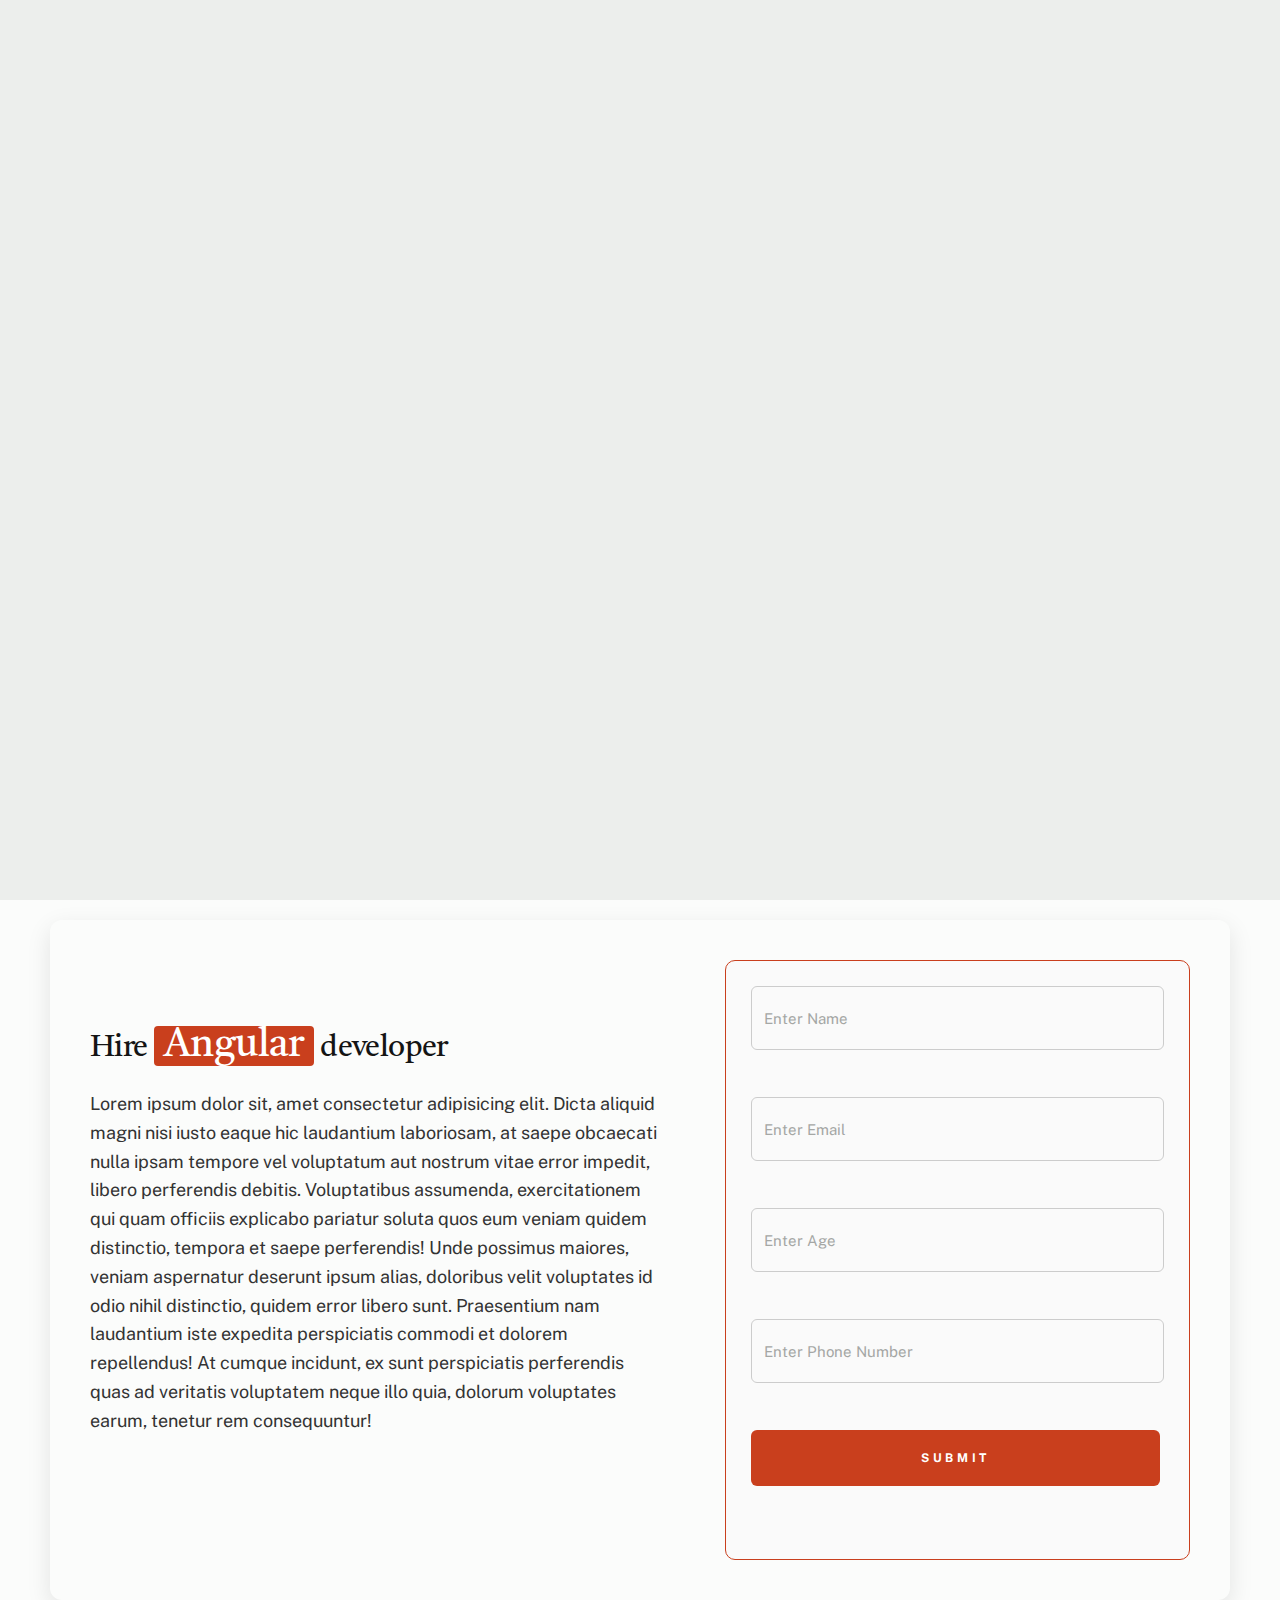
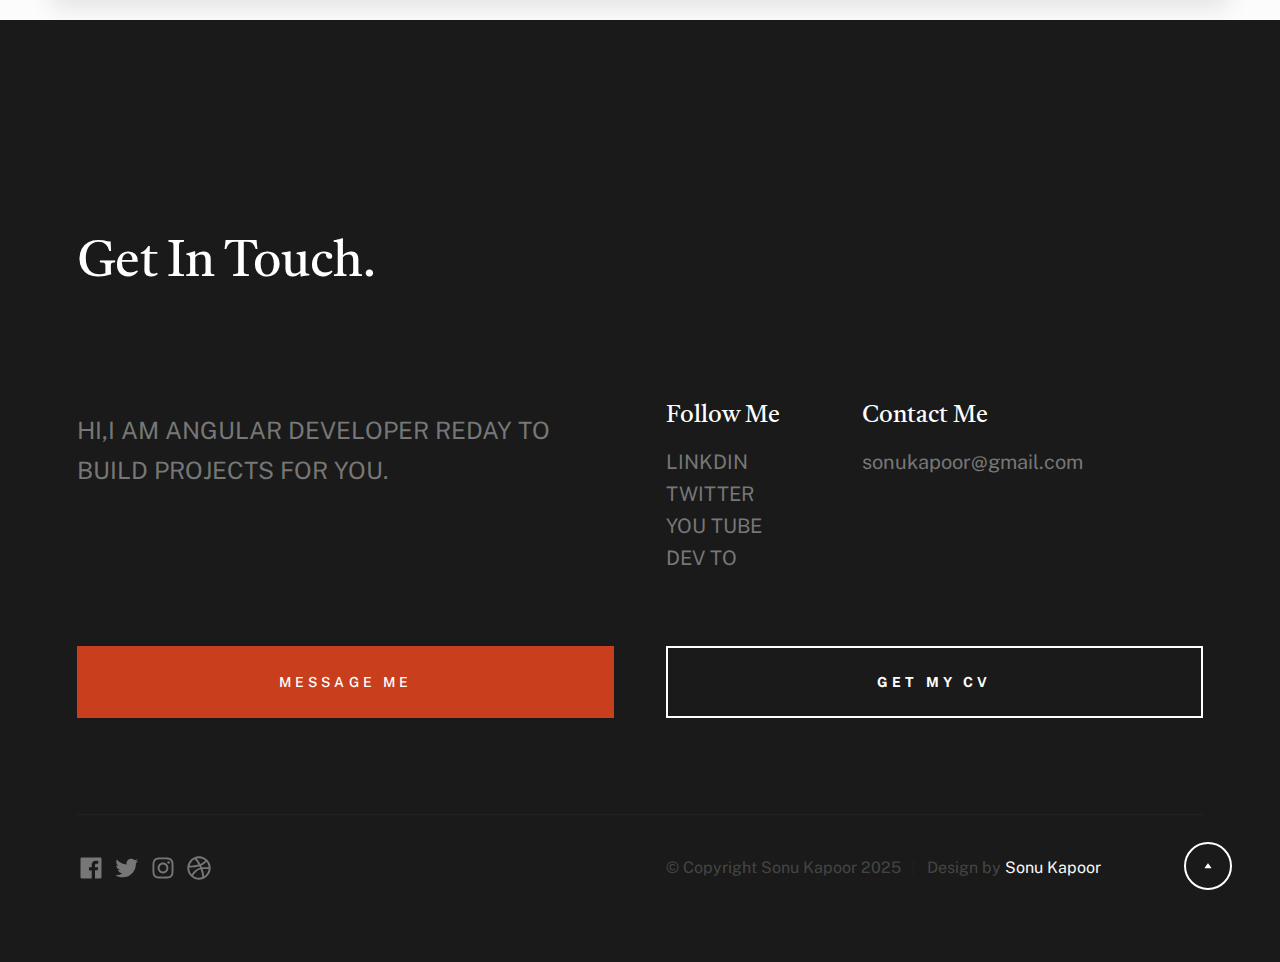
<file: hire_angular_developer.html>
<!DOCTYPE html>

<html lang="en" class="no-js">

<head>



    <!--- basic page needs

    ================================================== -->

    <meta charset="utf-8">

    <meta name="viewport" content="width=device-width, initial-scale=1">

    <title>Sonu Kapoor</title>



    <script>

        document.documentElement.classList.remove('no-js');

        document.documentElement.classList.add('js');

    </script>



    <!-- CSS

    ================================================== -->

    <link rel="stylesheet" href="css/vendor.css">

    <link rel="stylesheet" href="css/styles.css">



    <!-- favicons

    ================================================== -->

    <link rel="apple-touch-icon" sizes="180x180" href="apple-touch-icon.png">

    <link rel="icon" type="image/png" sizes="32x32" href="favicon-32x32.png">

    <link rel="icon" type="image/png" sizes="16x16" href="favicon-16x16.png">

    <link rel="manifest" href="site.webmanifest">
    <link rel="stylesheet" href="https://cdn.jsdelivr.net/npm/@fortawesome/fontawesome-free@6.5.0/css/all.min.css">






</head>





<body id="top">





    <!-- preloader

    ================================================== -->

    <div id="preloader">

        <div id="loader" class="dots-fade">

            <div></div>

            <div></div>

            <div></div>

        </div>

    </div>





    <!-- page wrap

    ================================================== -->

    <div id="page" class="s-pagewrap">





        <!-- # site header 

        ================================================== -->

        <header class="s-header">

            <div class="row s-header__inner">



                <div class="s-header__block">

                    <div class="s-header__logo">

                        <a class="logo" href="index.html" style="font-weight: 650;">

                            <!-- <img src="images/logo.svg" alt="Homepage"> -->
                            SONU KAPOOR.

                        </a>

                    </div>



                    <a class="s-header__menu-toggle" href="#0"><span>Menu</span></a>

                </div> <!-- end s-header__block -->



                <nav class="s-header__nav">

                    <ul class="s-header__menu-links">

                        <li><a class="" href="/">Home</a></li>

                        <li><a class="" href="about.html">About</a></li>

                        <!-- <li><a class="" href="expert.html">Expert</a></li> -->

                        <li><a class="" href="award.html">Award</a></li>

                        <li><a class="" href="book.html">Book</a></li>

                        <li><a class="" href="articles.html">Articles</a></li>

                        <li><a class="" href="podcast.html">Podcast</a></li>

                        <li class="current"><a class="" href="hire_me.html">Hire Me</a></li>

                        <li><a class="" href="contact.html">Contact</a></li>

                    </ul> <!-- s-header__menu-links -->

                </nav> <!-- end s-header__nav -->



            </div> <!-- end s-header__inner -->

        </header> <!-- end s-header -->





        <!-- # intro

        ================================================== -->

        <section id="intro" class="s-intro target-section">



            <div class="row s-intro__content width-sixteen-col">

                <div class="column lg-12 s-intro__content-inner grid-block grid-16">



                    <div class="s-intro__content-text">



                        <div class="s-intro__content-pretitle text-pretitle text-center">Hello</div>

                        <h1 class="s-intro__content-title text-center" style="font-size: clamp(3.0rem, 4.0vw, 8.0rem);">

                            I'm Sonu Kapoor <br>

                            Web developer and Angular expert, passionate about performance and open-source. <br>

                        </h1>



                        <div class="s-intro__content-btns">

                            <a class="btn" href="about.html">More About Me</a>

                            <a class="btn btn--stroke" href="contact.html">Get In Touch</a>

                        </div> <!-- s-intro__content-btns -->



                    </div> <!-- s-intro__content-text -->



                </div> <!-- s-intro__content-inner -->

            </div> <!-- s-intro__content -->



            <ul class="s-intro__social social-list">

                <li>

                    <a href="https://www.linkedin.com/in/sonu-kapoor" target="_blank" rel="noopener noreferrer">
                        <svg xmlns="http://www.w3.org/2000/svg" width="24" height="24" viewBox="0 0 24 24"
                            style="fill:rgba(0, 0, 0, 1);">
                            <path d="M20.447 20.452h-3.554v-5.569c0-1.327-.027-3.037-1.85-3.037
                            -1.853 0-2.136 1.445-2.136 2.939v5.667h-3.554V9h3.414v1.561h.049
                            c.476-.899 1.637-1.85 3.37-1.85 3.6 0 4.268 2.368 4.268 5.451v6.29zM5.337
                            7.433c-1.144 0-2.07-.926-2.07-2.07 0-1.143.926-2.07
                            2.07-2.07s2.07.927 2.07 2.07c0 1.144-.926 2.07-2.07
                            2.07zm1.777 13.019H3.56V9h3.554v11.452zM22.225
                            0H1.771C.792 0 0 .771 0 1.723v20.555C0 23.23.792
                            24 1.771 24h20.451C23.2 24 24 23.23 24
                            22.278V1.723C24 .771 23.2 0 22.222 0z" />
                        </svg>
                        <span class="u-screen-reader-text">LinkedIn</span>
                    </a>


                </li>

                <li>

                    <a href="https://twitter.com/sonukapoor1978">

                        <svg xmlns="http://www.w3.org/2000/svg" width="24" height="24" viewBox="0 0 24 24"
                            style="fill:rgba(0, 0, 0, 1);transform:;-ms-filter:">
                            <path
                                d="M19.633,7.997c0.013,0.175,0.013,0.349,0.013,0.523c0,5.325-4.053,11.461-11.46,11.461c-2.282,0-4.402-0.661-6.186-1.809 c0.324,0.037,0.636,0.05,0.973,0.05c1.883,0,3.616-0.636,5.001-1.721c-1.771-0.037-3.255-1.197-3.767-2.793 c0.249,0.037,0.499,0.062,0.761,0.062c0.361,0,0.724-0.05,1.061-0.137c-1.847-0.374-3.23-1.995-3.23-3.953v-0.05 c0.537,0.299,1.16,0.486,1.82,0.511C3.534,9.419,2.823,8.184,2.823,6.787c0-0.748,0.199-1.434,0.548-2.032 c1.983,2.443,4.964,4.04,8.306,4.215c-0.062-0.3-0.1-0.611-0.1-0.923c0-2.22,1.796-4.028,4.028-4.028 c1.16,0,2.207,0.486,2.943,1.272c0.91-0.175,1.782-0.512,2.556-0.973c-0.299,0.935-0.936,1.721-1.771,2.22 c0.811-0.088,1.597-0.312,2.319-0.624C21.104,6.712,20.419,7.423,19.633,7.997z">
                            </path>
                        </svg>

                        <span class="u-screen-reader-text">Twitter</span>

                    </a>

                </li>

                <li>

                    <a href="https://www.youtube.com/@ThisisTechTalks" target="_blank" rel="noopener noreferrer">
                        <i class="fab fa-youtube" style="color: white;"></i>

                        <span class="u-screen-reader-text">YouTube</span>
                    </a>


                </li>

                <li>

                    <a href="https://dev.to/sonukapoor" target="_blank" rel="noopener noreferrer">
                        <i class="fab fa-dev" style="color: white;"></i>
                        <span class="u-screen-reader-text">DEV.to</span>
                    </a>


                </li>

                <li>

                    <a href="https://styleshout.com/go/hostinger/" target="_blank" rel="noopener noreferrer">
                        <i class="fas fa-h-square" style="color: white;"></i>
                        <span class="u-screen-reader-text">Hostinger</span>
                    </a>



                </li>

            </ul> <!-- end s-intro__social -->



            <div class="s-intro__content-media">

                <img src="images/intro_pic2.jpg" alt="">

            </div> <!-- s-intro__content-media -->



            <div class="s-intro__btn-download">

                <a class="btn btn--stroke" href="cv.pdf" download="CV.pdf">Get My CV</a>

            </div> <!-- end s-intro__btn-download -->



            <div class="s-intro__scroll-down">

                <a href="#about" class="smoothscroll">

                    <div class="scroll-icon">

                        <svg xmlns="http://www.w3.org/2000/svg" width="24" height="24" viewBox="0 0 24 24"
                            style="fill: rgba(0, 0, 0, 1);transform: ;msFilter:;">
                            <path
                                d="M11.178 19.569a.998.998 0 0 0 1.644 0l9-13A.999.999 0 0 0 21 5H3a1.002 1.002 0 0 0-.822 1.569l9 13z">
                            </path>
                        </svg>

                    </div>

                    <span class="scroll-text u-screen-reader-text">Scroll Down</span>

                </a>

            </div> <!-- s-intro__scroll-down -->



        </section> <!-- end s-intro -->



        <style>
            .hire-container {
                display: flex;
                justify-content: space-between;
                align-items: flex-start;
                gap: 60px;
                padding: 40px;
                /* background: #fff; */
                border-radius: 12px;
                box-shadow: 0 8px 24px rgba(0, 0, 0, 0.1);
                /* max-width: 1200px; */
                margin: 20px 50px;
                flex-wrap: wrap;
            }

            .hire-content {
                flex: 1 1 50%;
            }

            .hire-content h2 {
                font-size: 30px;
                margin-bottom: 20px;
            }

            .hire-content h2 span {
                background-color: hsla(12, 75%, 45%, 1);
                font-size: 40px;
                color: #fff;
                padding: 0 10px;
                border-radius: 4px;
            }

            .hire-content p {
                font-size: 18px;
                line-height: 1.6;
                color: #333;
            }

            .hire-form {
                flex: 1 1 40%;
                background: #fafafa;
                padding: 25px;
                border-radius: 10px;
                border: 1px solid #e0e0e0;
                /* box-shadow: 0 6px 14px rgba(0, 0, 0, 0.05); */
                /* box-shadow: 2px 2px 3px black; */
                border: 1px solid hsla(12, 75%, 45%, 1);

            }

            .hire-form form {
                display: flex;
                flex-direction: column;
                gap: 15px;
            }

            .hire-form input {
                padding: 12px;
                font-size: 15px;
                border: 1px solid #ccc;
                border-radius: 6px;
            }

            .hire-form button {
                /* padding: ; */
                background-color: hsla(12, 75%, 45%, 1);
                color: white;
                border: none;
                border-radius: 6px;
                font-weight: bold;
                cursor: pointer;
                font-size: 12px;
                transition: background 0.3s ease;
            }

            .hire-form button:hover {
                background-color: #ba5f1e;
            }

            @media (max-width: 900px) {
                .hire-container {
                    flex-direction: column;
                    gap: 40px;
                }

                .hire-content,
                .hire-form {
                    flex: 1 1 100%;
                }
            }
        </style>




        <div class="hire-container">
            <div class="hire-content">
                <h2>Hire <span>Angular</span> developer</h2>
                <p>Lorem ipsum dolor sit, amet consectetur adipisicing elit. Dicta aliquid magni nisi iusto eaque hic
                    laudantium laboriosam, at saepe obcaecati nulla ipsam tempore vel voluptatum aut nostrum vitae error
                    impedit, libero perferendis debitis. Voluptatibus assumenda, exercitationem qui quam officiis
                    explicabo pariatur soluta quos eum veniam quidem distinctio, tempora et saepe perferendis! Unde
                    possimus maiores, veniam aspernatur deserunt ipsum alias, doloribus velit voluptates id odio nihil
                    distinctio, quidem error libero sunt. Praesentium nam laudantium iste expedita perspiciatis commodi
                    et dolorem repellendus! At cumque incidunt, ex sunt perspiciatis perferendis quas ad veritatis
                    voluptatem neque illo quia, dolorum voluptates earum, tenetur rem consequuntur!</p>
            </div>

            <div class="hire-form">
                <form action="">
                    <input type="text" placeholder="Enter Name" required>
                    <input type="email" placeholder="Enter Email" required>
                    <input type="number" placeholder="Enter Age" required>
                    <input type="tel" placeholder="Enter Phone Number" required>
                    <button type="submit">Submit</button>
                </form>
            </div>
        </div>



































        <!-- # footer 
        
                ================================================== -->

        <footer id="footer" class="s-footer target-section">



            <div class="row">

                <div class="column lg-12">

                    <div class="section-header light-on-dark" data-num="">

                        <h2 class="text-display-title">Get In Touch.</h2>

                    </div> <!-- end section-header -->

                </div>

            </div>



            <div class="row s-footer__content">



                <div class="column xl-6 md-12 s-footer__block s-footer__about">

                    <p class="attention-getter">

                        HI,I AM ANGULAR DEVELOPER REDAY TO BUILD PROJECTS FOR YOU.

                    </p>

                </div> <!-- end section-footer__about -->



                <div class="column xl-6 md-12 s-footer__block s-footer__site-links">

                    <div class="row">

                        <div class="column xl-4 lg-5 md-6 tab-12">

                            <h5>Follow Me</h5>

                            <ul class="link-list">

                                <li><a href="https://www.linkedin.com/in/sonu-kapoor">LINKDIN</a></li>

                                <li><a href="https://twitter.com/sonukapoor1978">TWITTER</a></li>

                                <li><a href="https://www.youtube.com/@ThisisTechTalks">YOU TUBE</a></li>

                                <li><a href="https://dev.to/sonukapoor">DEV TO</a></li>

                                <!-- <li><a href="https://styleshout.com/go/hostinger/">HOSTINGER</a></li> -->

                            </ul>

                        </div>

                        <div class="column xl-6 md-6 tab-12">

                            <h5>Contact Me</h5>

                            <ul class="link-list">

                                <li><a href="mailto:#0">sonukapoor@gmail.com</a></li>

                                <!-- <li><a href="tel:+1975432345">+197 543 2345</a></li> -->

                            </ul>

                        </div>

                    </div>

                </div> <!-- end section-footer__site-links -->



            </div> <!-- end section-footer__content -->





            <div class="row s-footer__buttons">



                <div class="column xl-6 tab-12">

                    <a href="mailto:#0" class="btn btn--primary btn--large u-fullwidth">Message Me</a>

                </div>



                <div class="column xl-6 tab-12">

                    <a href="cv.pdf" download="My_CV.pdf" class="btn btn--stroke btn--large u-fullwidth">Get My
                        CV</a>


                </div>



            </div> <!-- end section-footer__buttons -->



            <div class="row s-footer__bottom">



                <div class="column xl-6 lg-12">

                    <ul class="s-footer__social social-list">

                        <li>

                            <a href="#0">

                                <svg xmlns="http://www.w3.org/2000/svg" width="24" height="24" viewBox="0 0 24 24"
                                    style="fill:rgba(0, 0, 0, 1);transform:;-ms-filter:">
                                    <path
                                        d="M20,3H4C3.447,3,3,3.448,3,4v16c0,0.552,0.447,1,1,1h8.615v-6.96h-2.338v-2.725h2.338v-2c0-2.325,1.42-3.592,3.5-3.592 c0.699-0.002,1.399,0.034,2.095,0.107v2.42h-1.435c-1.128,0-1.348,0.538-1.348,1.325v1.735h2.697l-0.35,2.725h-2.348V21H20 c0.553,0,1-0.448,1-1V4C21,3.448,20.553,3,20,3z">
                                    </path>
                                </svg>

                                <span class="u-screen-reader-text">Facebook</span>

                            </a>

                        </li>

                        <li>

                            <a href="#0">

                                <svg xmlns="http://www.w3.org/2000/svg" width="24" height="24" viewBox="0 0 24 24"
                                    style="fill:rgba(0, 0, 0, 1);transform:;-ms-filter:">
                                    <path
                                        d="M19.633,7.997c0.013,0.175,0.013,0.349,0.013,0.523c0,5.325-4.053,11.461-11.46,11.461c-2.282,0-4.402-0.661-6.186-1.809 c0.324,0.037,0.636,0.05,0.973,0.05c1.883,0,3.616-0.636,5.001-1.721c-1.771-0.037-3.255-1.197-3.767-2.793 c0.249,0.037,0.499,0.062,0.761,0.062c0.361,0,0.724-0.05,1.061-0.137c-1.847-0.374-3.23-1.995-3.23-3.953v-0.05 c0.537,0.299,1.16,0.486,1.82,0.511C3.534,9.419,2.823,8.184,2.823,6.787c0-0.748,0.199-1.434,0.548-2.032 c1.983,2.443,4.964,4.04,8.306,4.215c-0.062-0.3-0.1-0.611-0.1-0.923c0-2.22,1.796-4.028,4.028-4.028 c1.16,0,2.207,0.486,2.943,1.272c0.91-0.175,1.782-0.512,2.556-0.973c-0.299,0.935-0.936,1.721-1.771,2.22 c0.811-0.088,1.597-0.312,2.319-0.624C21.104,6.712,20.419,7.423,19.633,7.997z">
                                    </path>
                                </svg>

                                <span class="u-screen-reader-text">Twitter</span>

                            </a>

                        </li>

                        <li>

                            <a href="#0">

                                <svg xmlns="http://www.w3.org/2000/svg" width="24" height="24" viewBox="0 0 24 24"
                                    style="fill:rgba(0, 0, 0, 1);transform:;-ms-filter:">
                                    <path
                                        d="M11.999,7.377c-2.554,0-4.623,2.07-4.623,4.623c0,2.554,2.069,4.624,4.623,4.624c2.552,0,4.623-2.07,4.623-4.624 C16.622,9.447,14.551,7.377,11.999,7.377L11.999,7.377z M11.999,15.004c-1.659,0-3.004-1.345-3.004-3.003 c0-1.659,1.345-3.003,3.004-3.003s3.002,1.344,3.002,3.003C15.001,13.659,13.658,15.004,11.999,15.004L11.999,15.004z">
                                    </path>
                                    <circle cx="16.806" cy="7.207" r="1.078"></circle>
                                    <path
                                        d="M20.533,6.111c-0.469-1.209-1.424-2.165-2.633-2.632c-0.699-0.263-1.438-0.404-2.186-0.42 c-0.963-0.042-1.268-0.054-3.71-0.054s-2.755,0-3.71,0.054C7.548,3.074,6.809,3.215,6.11,3.479C4.9,3.946,3.945,4.902,3.477,6.111 c-0.263,0.7-0.404,1.438-0.419,2.186c-0.043,0.962-0.056,1.267-0.056,3.71c0,2.442,0,2.753,0.056,3.71 c0.015,0.748,0.156,1.486,0.419,2.187c0.469,1.208,1.424,2.164,2.634,2.632c0.696,0.272,1.435,0.426,2.185,0.45 c0.963,0.042,1.268,0.055,3.71,0.055s2.755,0,3.71-0.055c0.747-0.015,1.486-0.157,2.186-0.419c1.209-0.469,2.164-1.424,2.633-2.633 c0.263-0.7,0.404-1.438,0.419-2.186c0.043-0.962,0.056-1.267,0.056-3.71s0-2.753-0.056-3.71C20.941,7.57,20.801,6.819,20.533,6.111z M19.315,15.643c-0.007,0.576-0.111,1.147-0.311,1.688c-0.305,0.787-0.926,1.409-1.712,1.711c-0.535,0.199-1.099,0.303-1.67,0.311 c-0.95,0.044-1.218,0.055-3.654,0.055c-2.438,0-2.687,0-3.655-0.055c-0.569-0.007-1.135-0.112-1.669-0.311 c-0.789-0.301-1.414-0.923-1.719-1.711c-0.196-0.534-0.302-1.099-0.311-1.669c-0.043-0.95-0.053-1.218-0.053-3.654 c0-2.437,0-2.686,0.053-3.655c0.007-0.576,0.111-1.146,0.311-1.687c0.305-0.789,0.93-1.41,1.719-1.712 c0.534-0.198,1.1-0.303,1.669-0.311c0.951-0.043,1.218-0.055,3.655-0.055c2.437,0,2.687,0,3.654,0.055 c0.571,0.007,1.135,0.112,1.67,0.311c0.786,0.303,1.407,0.925,1.712,1.712c0.196,0.534,0.302,1.099,0.311,1.669 c0.043,0.951,0.054,1.218,0.054,3.655c0,2.436,0,2.698-0.043,3.654H19.315z">
                                    </path>
                                </svg>

                                <span class="u-screen-reader-text">Instagram</span>

                            </a>

                        </li>

                        <li>

                            <a href="#0">

                                <svg xmlns="http://www.w3.org/2000/svg" width="24" height="24" viewBox="0 0 24 24"
                                    style="fill: rgba(0, 0, 0, 1);transform: ;msFilter:;">
                                    <path
                                        d="M20.66 6.98a9.932 9.932 0 0 0-3.641-3.64C15.486 2.447 13.813 2 12 2s-3.486.447-5.02 1.34c-1.533.893-2.747 2.107-3.64 3.64S2 10.187 2 12s.446 3.487 1.34 5.02a9.924 9.924 0 0 0 3.641 3.64C8.514 21.553 10.187 22 12 22s3.486-.447 5.02-1.34a9.932 9.932 0 0 0 3.641-3.64C21.554 15.487 22 13.813 22 12s-.446-3.487-1.34-5.02zM12 3.66c2 0 3.772.64 5.32 1.919-.92 1.174-2.286 2.14-4.1 2.9-1.002-1.813-2.088-3.327-3.261-4.54A7.715 7.715 0 0 1 12 3.66zM5.51 6.8a8.116 8.116 0 0 1 2.711-2.22c1.212 1.201 2.325 2.7 3.34 4.5-2 .6-4.114.9-6.341.9-.573 0-1.006-.013-1.3-.04A8.549 8.549 0 0 1 5.51 6.8zM3.66 12c0-.054.003-.12.01-.2.007-.08.01-.146.01-.2.254.014.641.02 1.161.02 2.666 0 5.146-.367 7.439-1.1.187.373.381.793.58 1.26-1.32.293-2.674 1.006-4.061 2.14S6.4 16.247 5.76 17.5c-1.4-1.587-2.1-3.42-2.1-5.5zM12 20.34c-1.894 0-3.594-.587-5.101-1.759.601-1.187 1.524-2.322 2.771-3.401 1.246-1.08 2.483-1.753 3.71-2.02a29.441 29.441 0 0 1 1.56 6.62 8.166 8.166 0 0 1-2.94.56zm7.08-3.96a8.351 8.351 0 0 1-2.58 2.621c-.24-2.08-.7-4.107-1.379-6.081.932-.066 1.765-.1 2.5-.1.799 0 1.686.034 2.659.1a8.098 8.098 0 0 1-1.2 3.46zm-1.24-5c-1.16 0-2.233.047-3.22.14a27.053 27.053 0 0 0-.68-1.62c2.066-.906 3.532-2.006 4.399-3.3 1.2 1.414 1.854 3.027 1.96 4.84-.812-.04-1.632-.06-2.459-.06z">
                                    </path>
                                </svg>

                                <span class="u-screen-reader-text">Dribbble</span>

                            </a>

                        </li>

                    </ul>

                </div> <!-- end section-footer__social -->



                <div class="column xl-6 lg-12">

                    <p class="ss-copyright">

                        <span>© Copyright Sonu Kapoor 2025</span>

                        <span>Design by
                            <!-- <a href="">StyleShout</a> Distribution by -->
                            <a href="">Sonu Kapoor</a></span>

                    </p>

                </div>



            </div> <!-- end section-footer__bottom -->



            <div class="ss-go-top">

                <a class="smoothscroll" title="Back to Top" href="#top">

                    <svg xmlns="http://www.w3.org/2000/svg" width="24" height="24" viewBox="0 0 24 24"
                        style="fill: rgba(0, 0, 0, 1);transform: ;msFilter:;">
                        <path
                            d="M5.536 21.886a1.004 1.004 0 0 0 1.033-.064l13-9a1 1 0 0 0 0-1.644l-13-9A1 1 0 0 0 5 3v18a1 1 0 0 0 .536.886z">
                        </path>
                    </svg>

                </a>

                <span>Back To Top</span>

            </div> <!-- end ss-go-top -->



        </footer> <!-- end s-footer -->



    </div> <!-- end page-wrap -->





    <!-- Java Script
        
            ================================================== -->

    <script src="js/plugins.js"></script>

    <script src="js/main.js"></script>



</body>

</html>
</file>
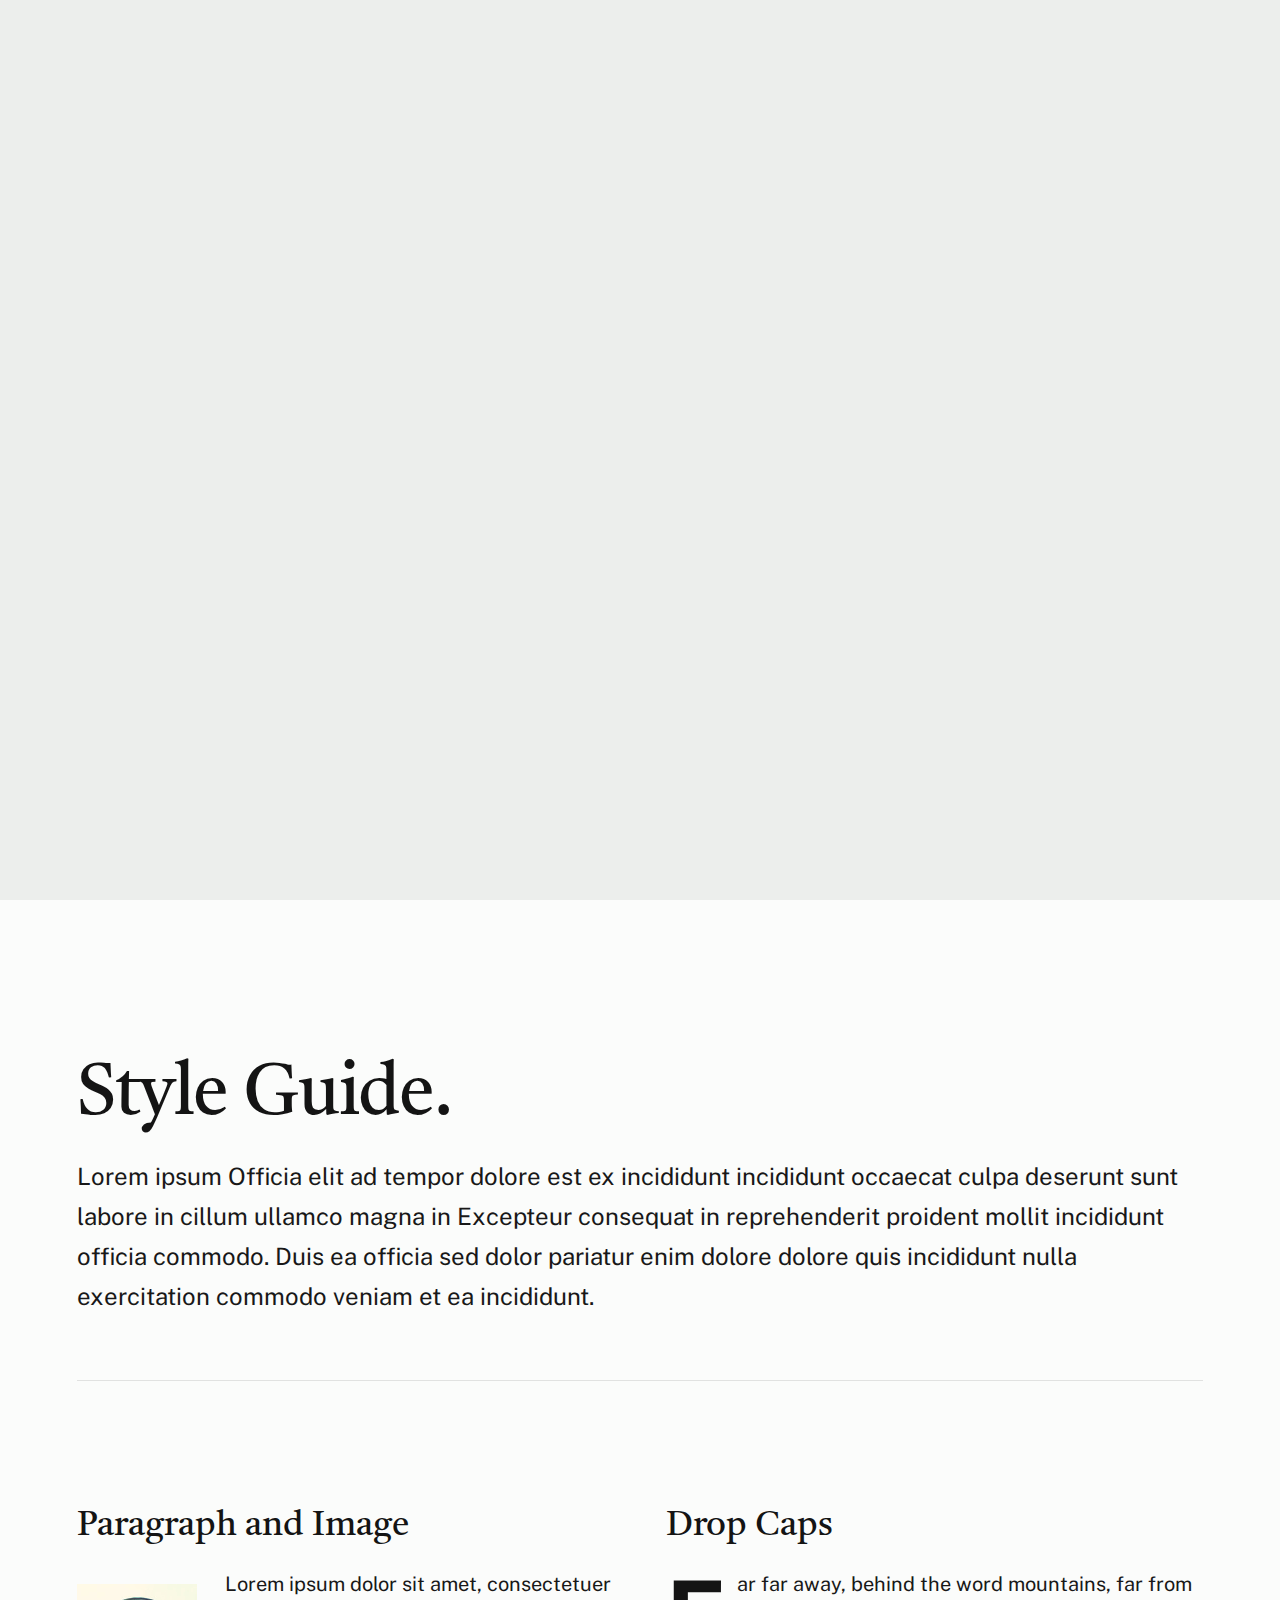
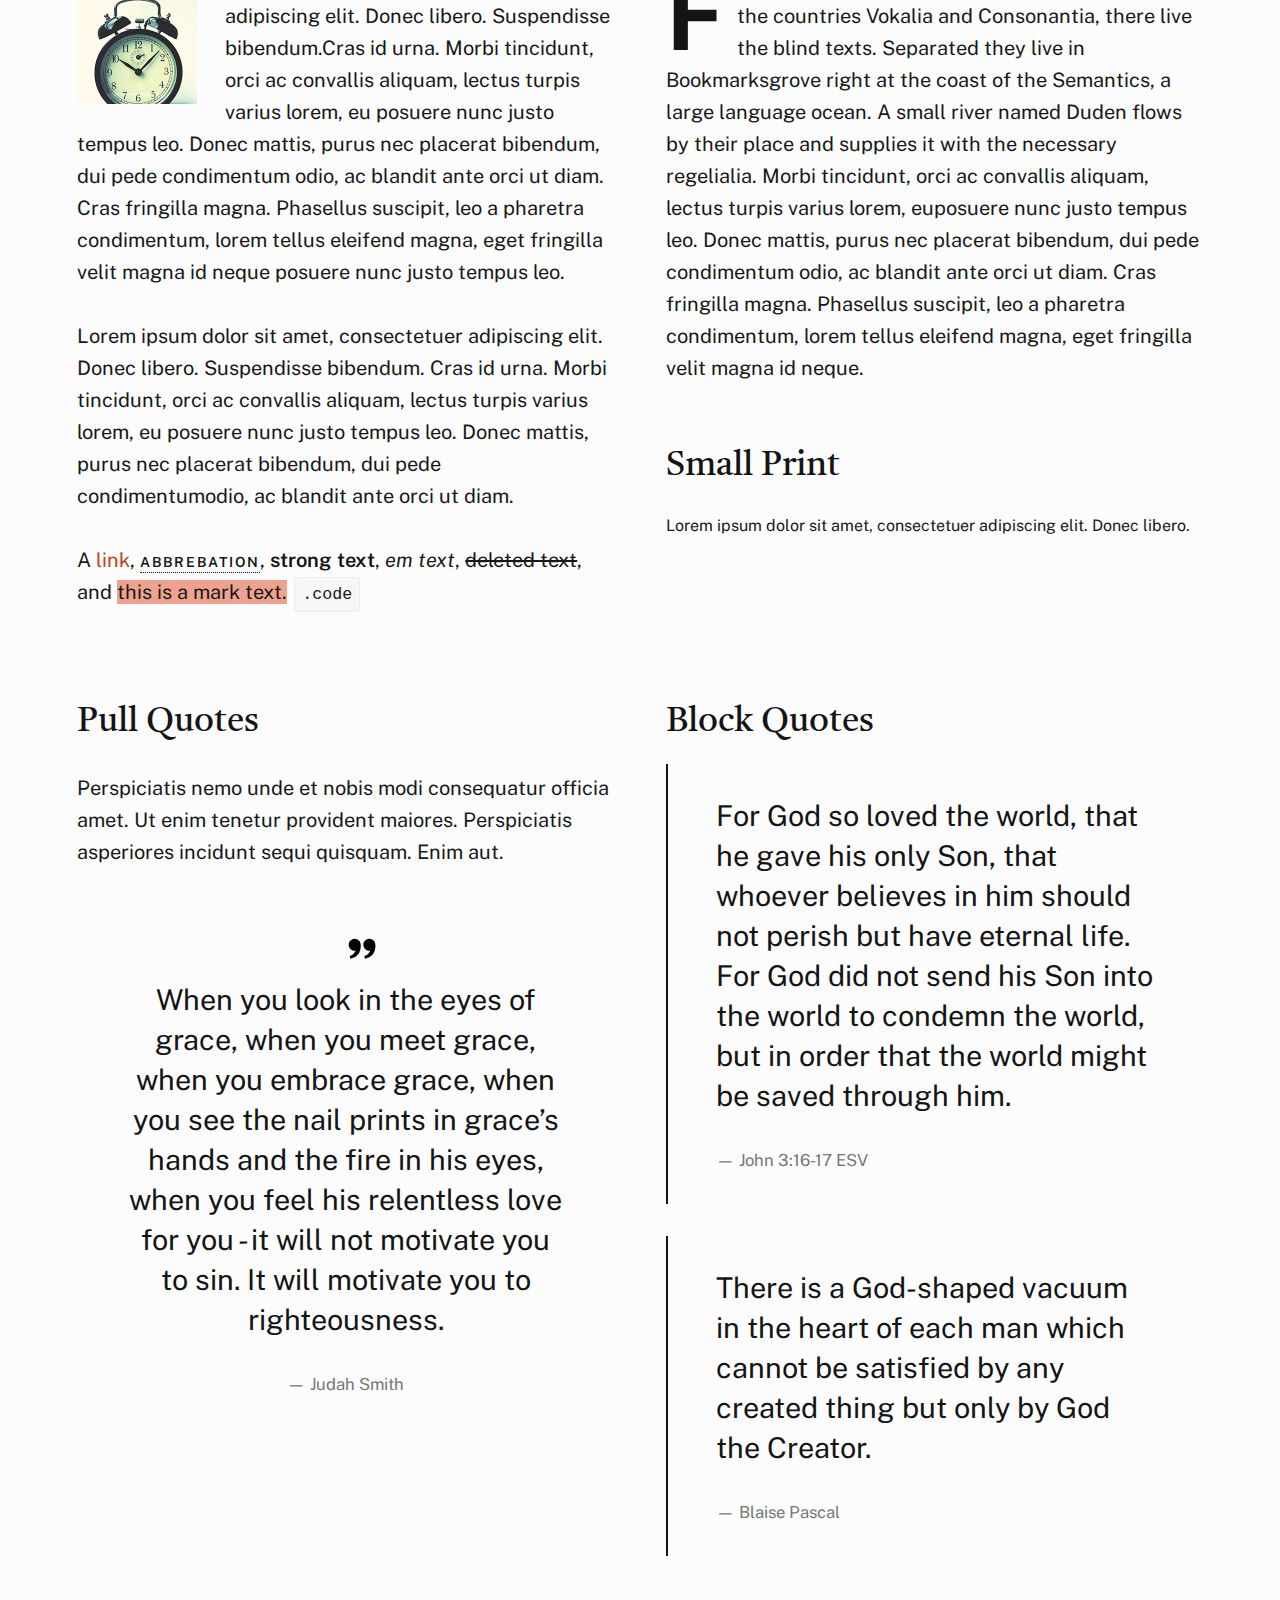
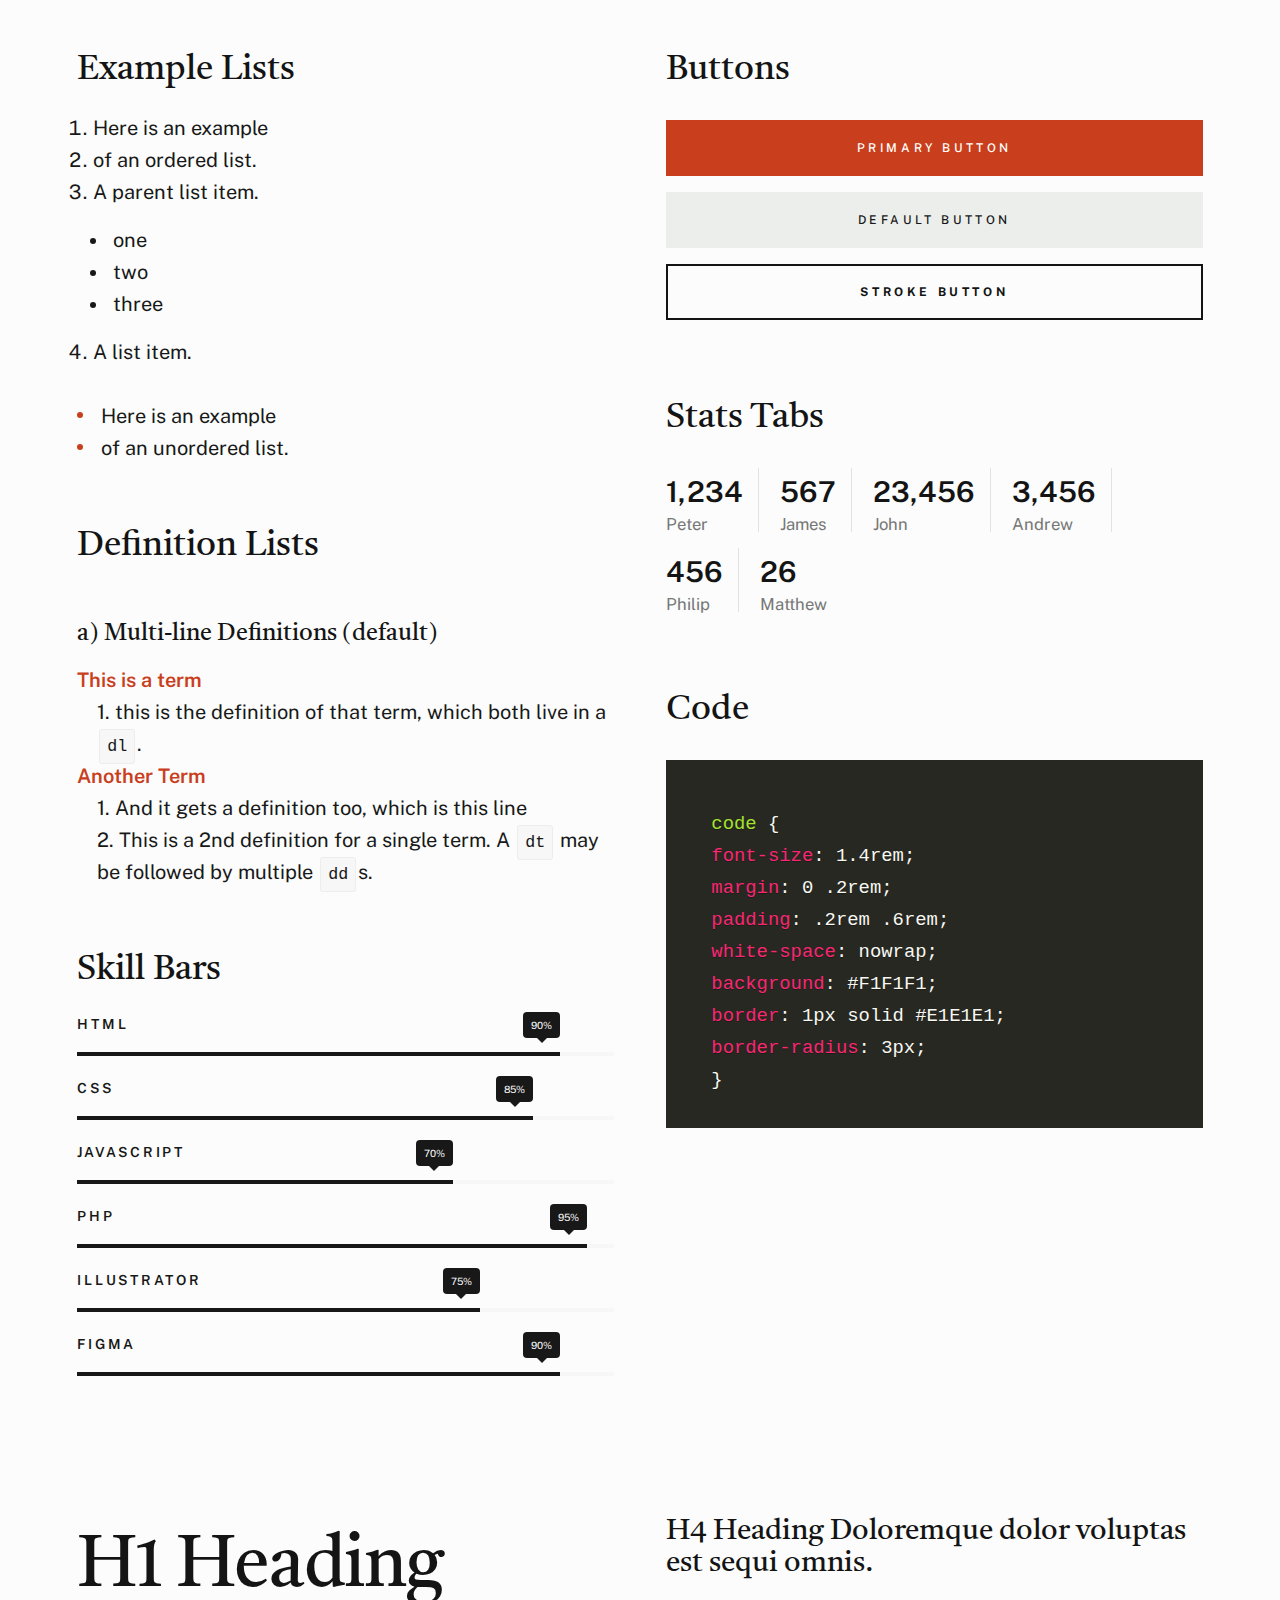
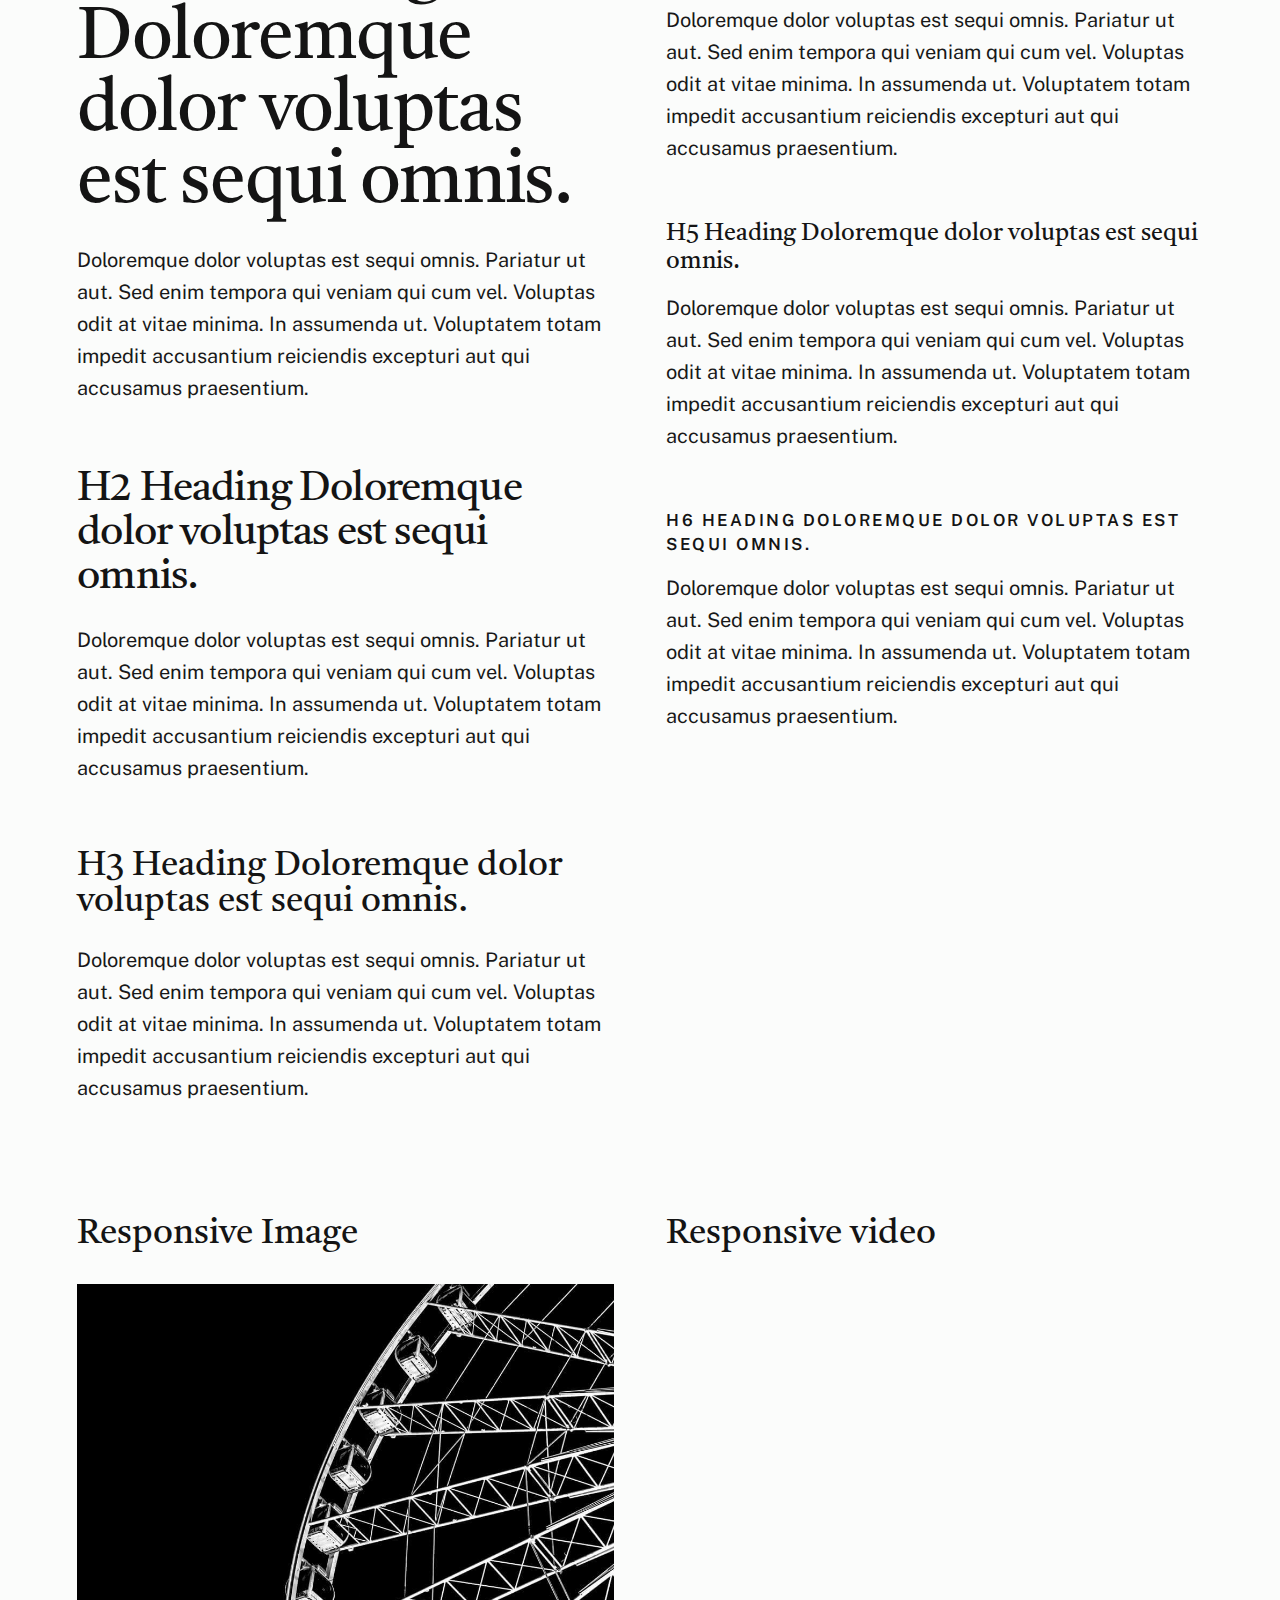
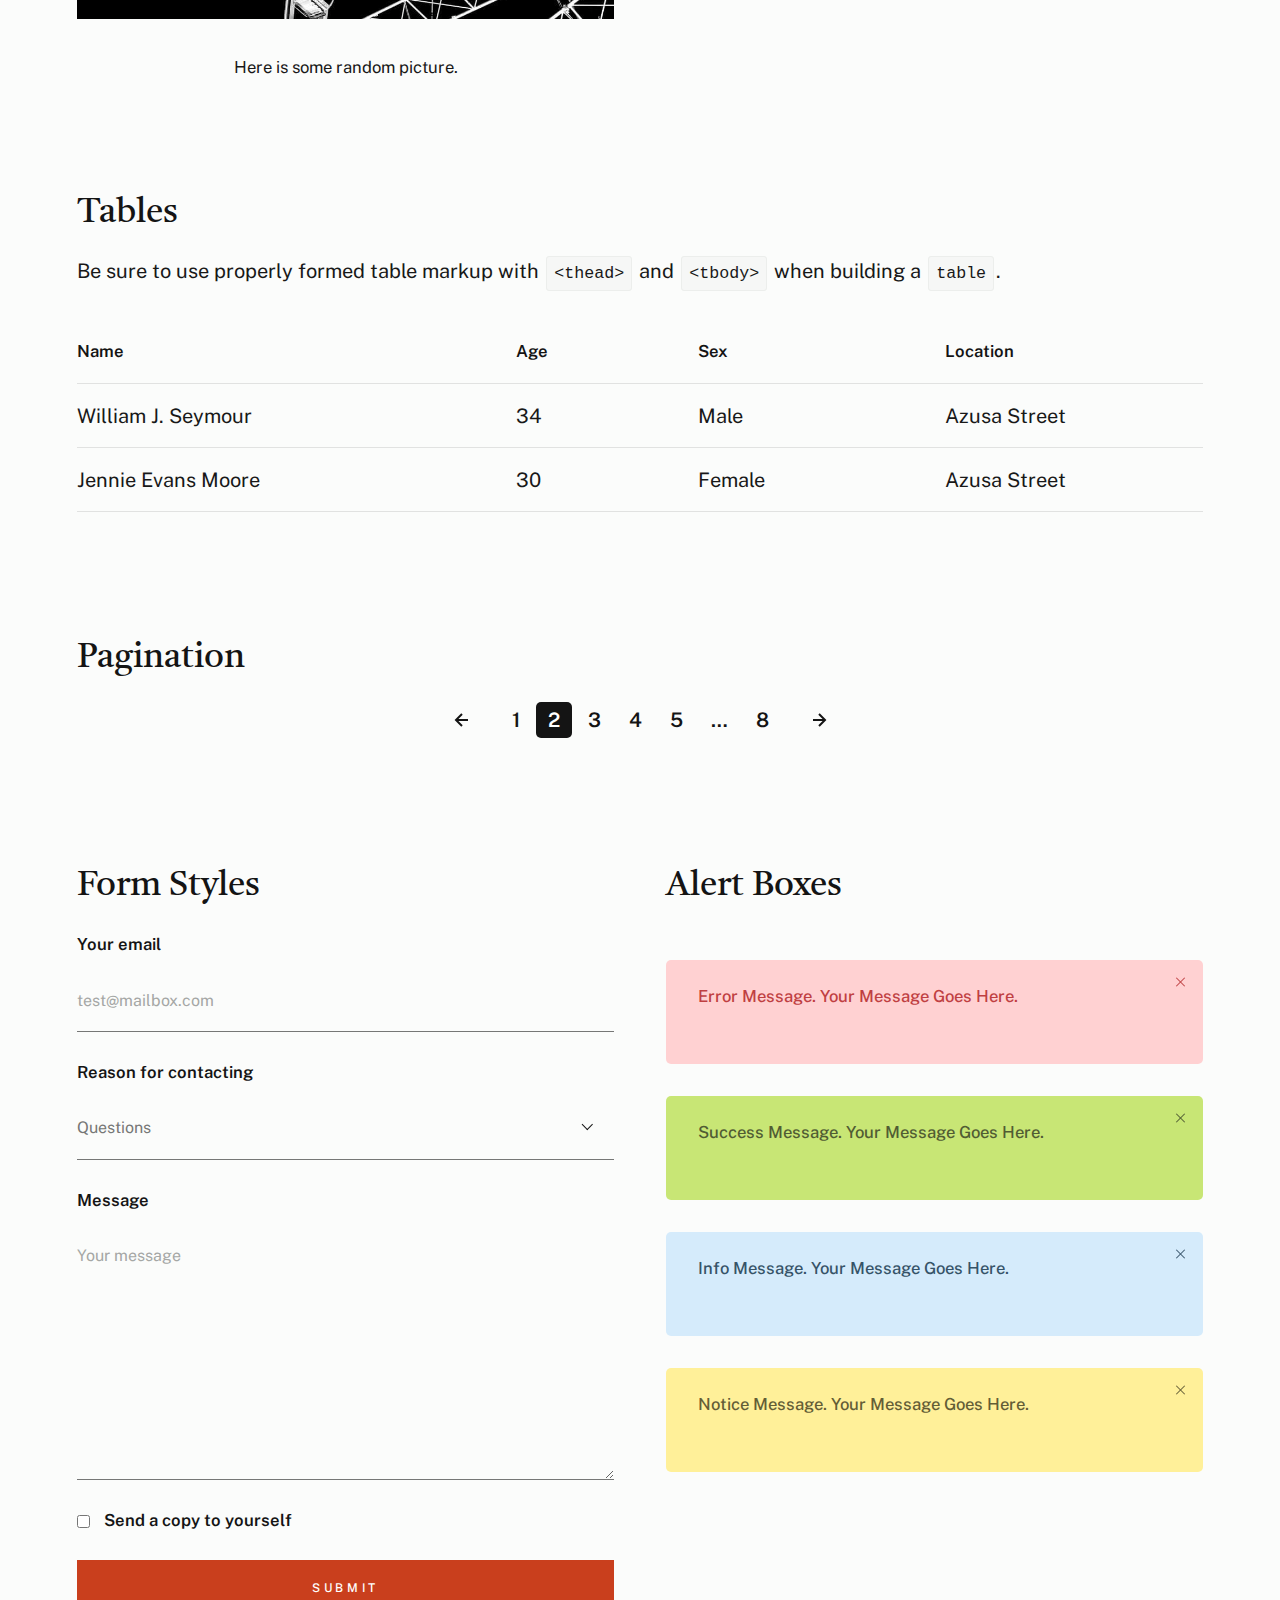
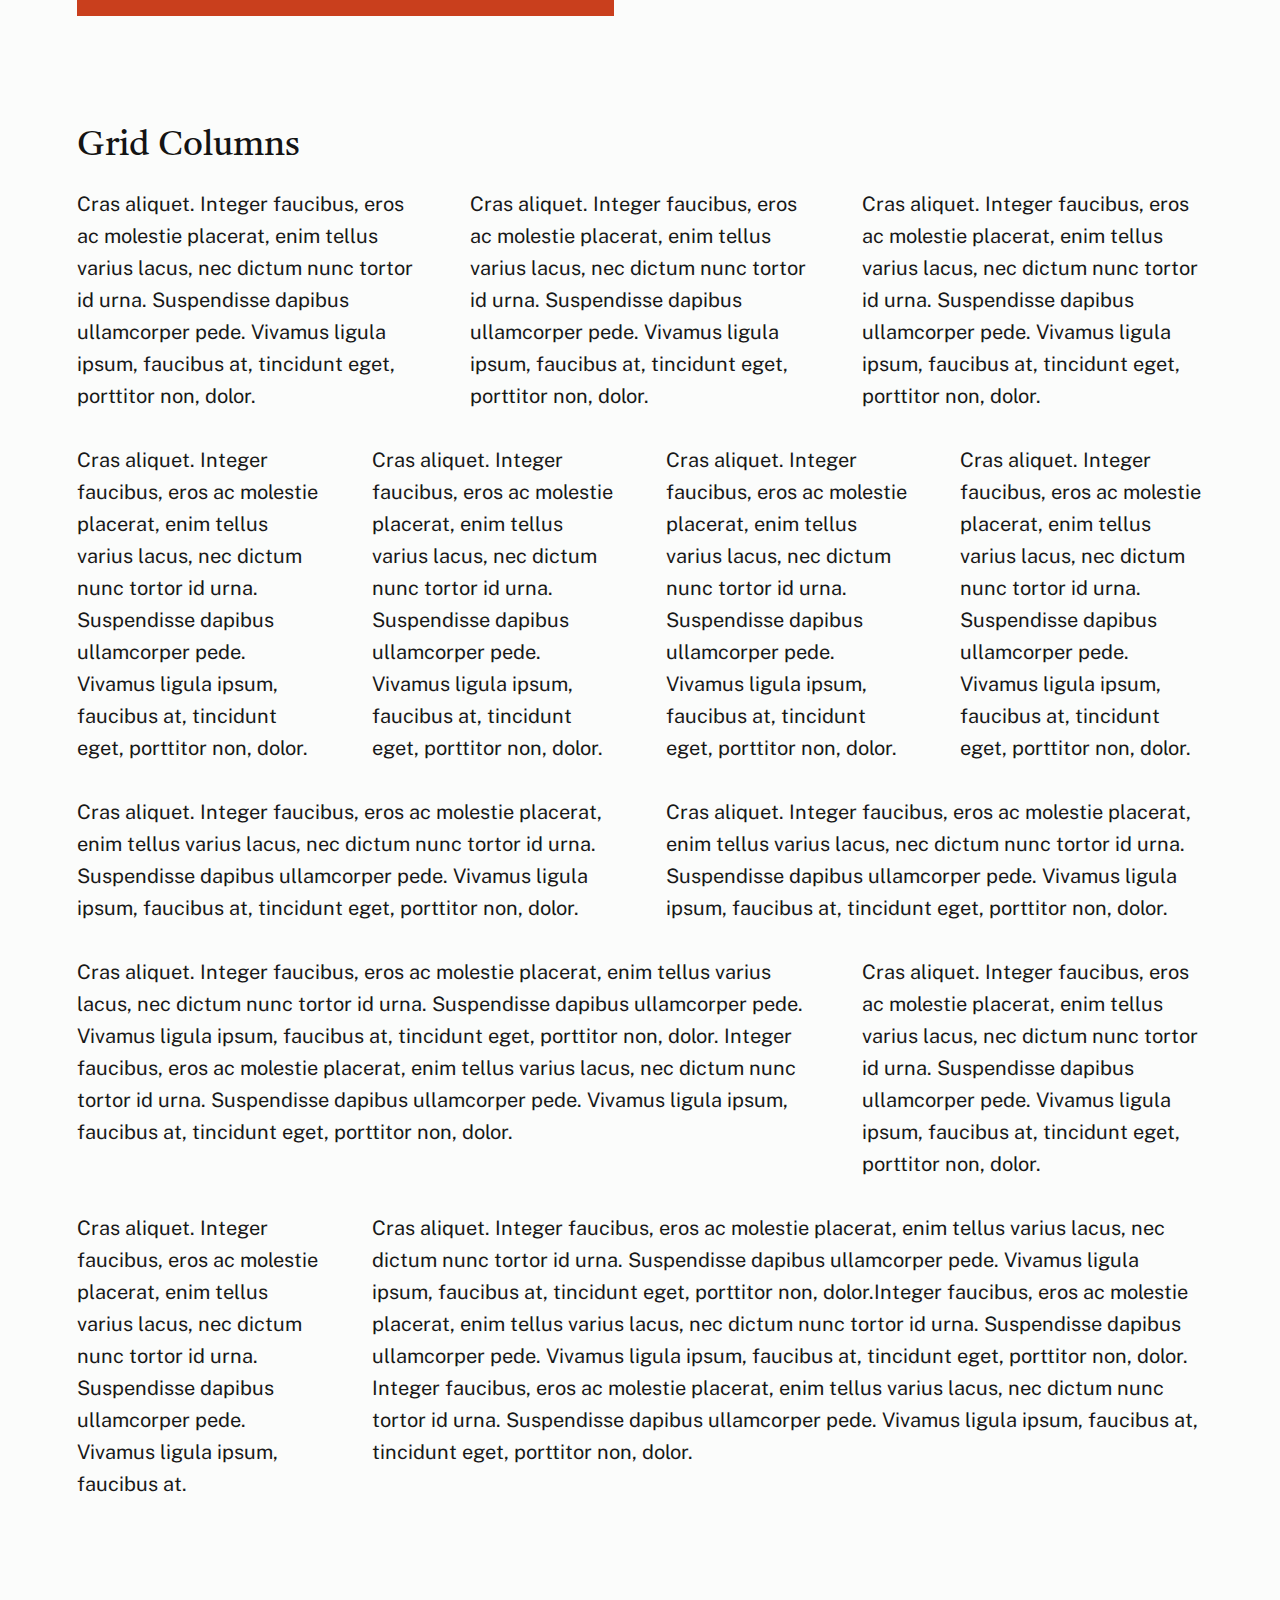
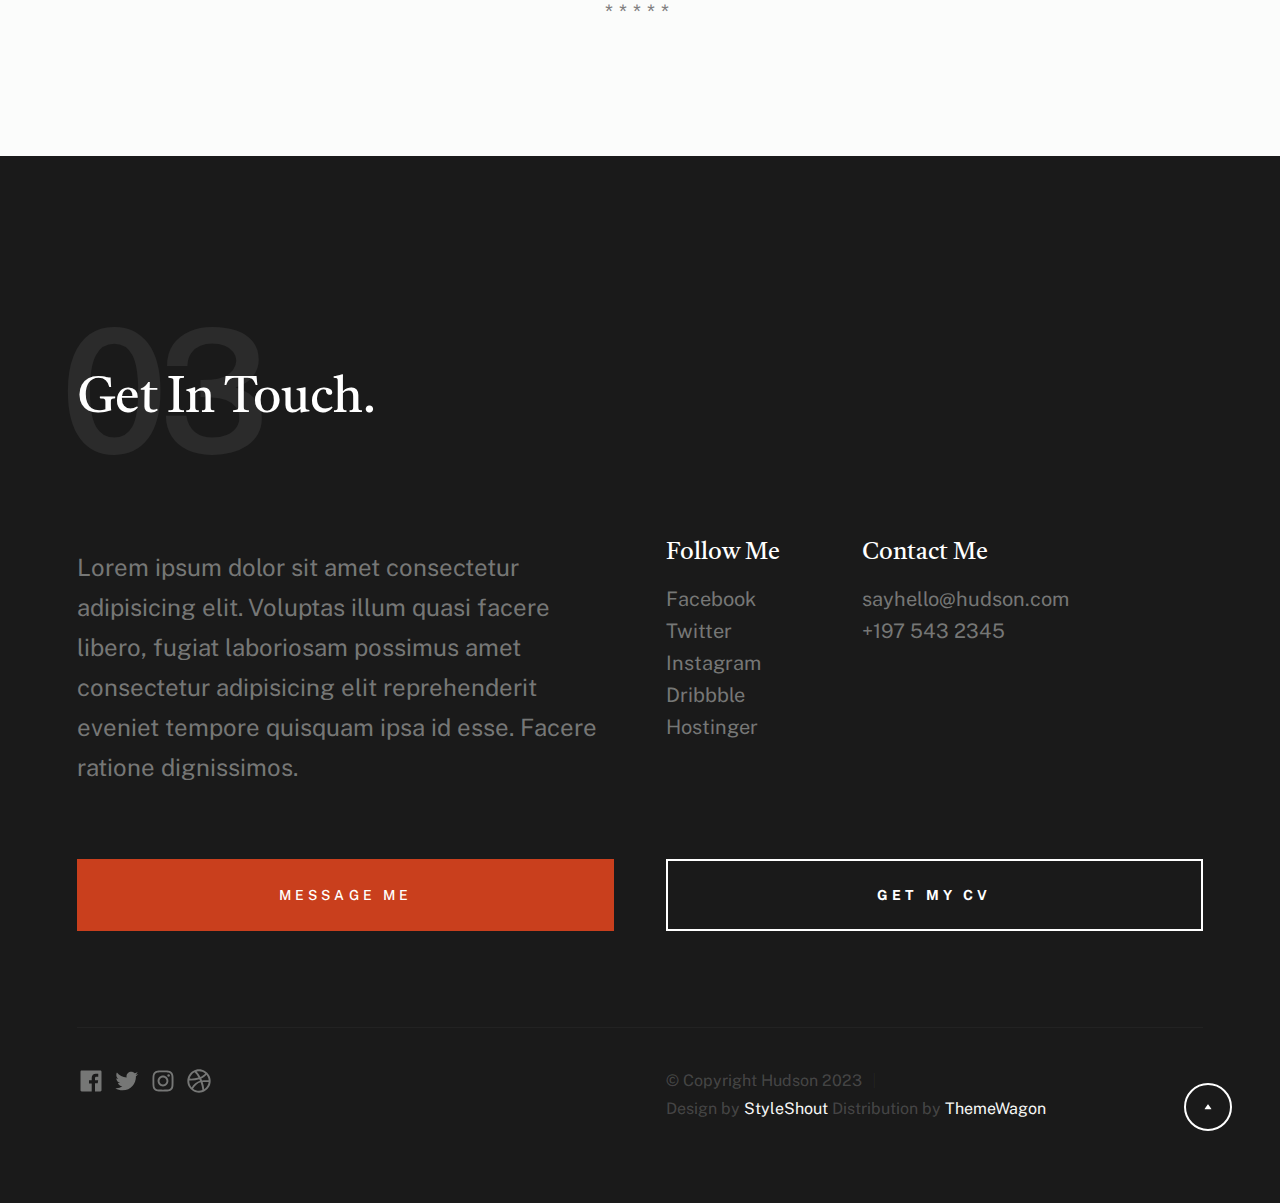
<file: styles.html>
<!DOCTYPE html>
<html lang="en" class="no-js" >
<head>

    <!--- basic page needs
    ================================================== -->
    <meta charset="utf-8">
    <meta name="viewport" content="width=device-width, initial-scale=1">
    <title>Styles - Hudson</title>

    <script>
        document.documentElement.classList.remove('no-js');
        document.documentElement.classList.add('js');
    </script>

    <!-- CSS
    ================================================== -->
    <link rel="stylesheet" href="css/vendor.css">
    <link rel="stylesheet" href="css/styles.css">

    <style type="text/css" media="screen">
        .s-styles {
            padding-top: var(--vspace-5);
            padding-bottom: var(--vspace-2);
            position: relative;
        }
        .s-styles .intro h1 {
            margin-top: 0;
        }
    </style>

    <!-- favicons
    ================================================== -->
    <link rel="apple-touch-icon" sizes="180x180" href="apple-touch-icon.png">
    <link rel="icon" type="image/png" sizes="32x32" href="favicon-32x32.png">
    <link rel="icon" type="image/png" sizes="16x16" href="favicon-16x16.png">
    <link rel="manifest" href="site.webmanifest">

</head>


<body id="top">

    
    <!-- preloader
    ================================================== -->
    <div id="preloader">
        <div id="loader" class="dots-fade">
            <div></div>
            <div></div>
            <div></div>
        </div>
    </div>


    <!-- page wrap
    ================================================== -->
    <div id="page" class="s-pagewrap">


        <!-- # site header 
        ================================================== -->
        <header class="s-header">
            <div class="row s-header__inner">

                <div class="s-header__block">
                    <div class="s-header__logo">
                        <a class="logo" href="index.html">
                            <img src="images/logo.svg" alt="Homepage">
                        </a>
                    </div>

                    <a class="s-header__menu-toggle" href="#0"><span>Menu</span></a>
                </div> <!-- end s-header__block -->

                <nav class="s-header__nav">    
                    <ul class="s-header__menu-links">
                        <li class="current"><a href="index.html">Intro</a></li>
                        <li><a href="index.html">About</a></li>
                        <li><a href="index.html">Works</a></li>
                        <li><a href="index.html">Contact</a></li>
                    </ul> <!-- s-header__menu-links -->    
                </nav> <!-- end s-header__nav -->

            </div> <!-- end s-header__inner -->
        </header> <!-- end s-header -->


        <!-- # intro
        ================================================== -->
        <section id="intro" class="s-intro">

            <div class="row s-intro__content width-sixteen-col">
                <div class="column lg-12 s-intro__content-inner grid-block grid-16">
                    
                    <div class="s-intro__content-text">

                        <div class="s-intro__content-pretitle text-pretitle">Hello</div>
                        <h1 class="s-intro__content-title">
                        I'm Jonathan Doe <br>
                        a product designer <br>
                        base in Somewhere.
                        </h1>                            

                        <div class="s-intro__content-btns">
                            <a class="btn" href="index.html#about">More About Me</a>
                            <a class="btn btn--stroke" href="index.html#footer">Get In Touch</a>
                        </div> <!-- s-intro__content-btns -->   

                    </div> <!-- s-intro__content-text -->                     
                    
                </div> <!-- s-intro__content-inner -->  
            </div> <!-- s-intro__content -->

            <ul class="s-intro__social social-list">
                <li>
                    <a href="#0">
                        <svg xmlns="http://www.w3.org/2000/svg" width="24" height="24" viewBox="0 0 24 24" style="fill:rgba(0, 0, 0, 1);transform:;-ms-filter:"><path d="M20,3H4C3.447,3,3,3.448,3,4v16c0,0.552,0.447,1,1,1h8.615v-6.96h-2.338v-2.725h2.338v-2c0-2.325,1.42-3.592,3.5-3.592 c0.699-0.002,1.399,0.034,2.095,0.107v2.42h-1.435c-1.128,0-1.348,0.538-1.348,1.325v1.735h2.697l-0.35,2.725h-2.348V21H20 c0.553,0,1-0.448,1-1V4C21,3.448,20.553,3,20,3z"></path></svg>
                        <span class="u-screen-reader-text">Facebook</span>
                    </a>
                </li>
                <li>
                    <a href="#0">
                        <svg xmlns="http://www.w3.org/2000/svg" width="24" height="24" viewBox="0 0 24 24" style="fill:rgba(0, 0, 0, 1);transform:;-ms-filter:"><path d="M19.633,7.997c0.013,0.175,0.013,0.349,0.013,0.523c0,5.325-4.053,11.461-11.46,11.461c-2.282,0-4.402-0.661-6.186-1.809 c0.324,0.037,0.636,0.05,0.973,0.05c1.883,0,3.616-0.636,5.001-1.721c-1.771-0.037-3.255-1.197-3.767-2.793 c0.249,0.037,0.499,0.062,0.761,0.062c0.361,0,0.724-0.05,1.061-0.137c-1.847-0.374-3.23-1.995-3.23-3.953v-0.05 c0.537,0.299,1.16,0.486,1.82,0.511C3.534,9.419,2.823,8.184,2.823,6.787c0-0.748,0.199-1.434,0.548-2.032 c1.983,2.443,4.964,4.04,8.306,4.215c-0.062-0.3-0.1-0.611-0.1-0.923c0-2.22,1.796-4.028,4.028-4.028 c1.16,0,2.207,0.486,2.943,1.272c0.91-0.175,1.782-0.512,2.556-0.973c-0.299,0.935-0.936,1.721-1.771,2.22 c0.811-0.088,1.597-0.312,2.319-0.624C21.104,6.712,20.419,7.423,19.633,7.997z"></path></svg>
                        <span class="u-screen-reader-text">Twitter</span>
                    </a>
                </li>
                <li>
                    <a href="#0">
                        <svg xmlns="http://www.w3.org/2000/svg" width="24" height="24" viewBox="0 0 24 24" style="fill:rgba(0, 0, 0, 1);transform:;-ms-filter:"><path d="M11.999,7.377c-2.554,0-4.623,2.07-4.623,4.623c0,2.554,2.069,4.624,4.623,4.624c2.552,0,4.623-2.07,4.623-4.624 C16.622,9.447,14.551,7.377,11.999,7.377L11.999,7.377z M11.999,15.004c-1.659,0-3.004-1.345-3.004-3.003 c0-1.659,1.345-3.003,3.004-3.003s3.002,1.344,3.002,3.003C15.001,13.659,13.658,15.004,11.999,15.004L11.999,15.004z"></path><circle cx="16.806" cy="7.207" r="1.078"></circle><path d="M20.533,6.111c-0.469-1.209-1.424-2.165-2.633-2.632c-0.699-0.263-1.438-0.404-2.186-0.42 c-0.963-0.042-1.268-0.054-3.71-0.054s-2.755,0-3.71,0.054C7.548,3.074,6.809,3.215,6.11,3.479C4.9,3.946,3.945,4.902,3.477,6.111 c-0.263,0.7-0.404,1.438-0.419,2.186c-0.043,0.962-0.056,1.267-0.056,3.71c0,2.442,0,2.753,0.056,3.71 c0.015,0.748,0.156,1.486,0.419,2.187c0.469,1.208,1.424,2.164,2.634,2.632c0.696,0.272,1.435,0.426,2.185,0.45 c0.963,0.042,1.268,0.055,3.71,0.055s2.755,0,3.71-0.055c0.747-0.015,1.486-0.157,2.186-0.419c1.209-0.469,2.164-1.424,2.633-2.633 c0.263-0.7,0.404-1.438,0.419-2.186c0.043-0.962,0.056-1.267,0.056-3.71s0-2.753-0.056-3.71C20.941,7.57,20.801,6.819,20.533,6.111z M19.315,15.643c-0.007,0.576-0.111,1.147-0.311,1.688c-0.305,0.787-0.926,1.409-1.712,1.711c-0.535,0.199-1.099,0.303-1.67,0.311 c-0.95,0.044-1.218,0.055-3.654,0.055c-2.438,0-2.687,0-3.655-0.055c-0.569-0.007-1.135-0.112-1.669-0.311 c-0.789-0.301-1.414-0.923-1.719-1.711c-0.196-0.534-0.302-1.099-0.311-1.669c-0.043-0.95-0.053-1.218-0.053-3.654 c0-2.437,0-2.686,0.053-3.655c0.007-0.576,0.111-1.146,0.311-1.687c0.305-0.789,0.93-1.41,1.719-1.712 c0.534-0.198,1.1-0.303,1.669-0.311c0.951-0.043,1.218-0.055,3.655-0.055c2.437,0,2.687,0,3.654,0.055 c0.571,0.007,1.135,0.112,1.67,0.311c0.786,0.303,1.407,0.925,1.712,1.712c0.196,0.534,0.302,1.099,0.311,1.669 c0.043,0.951,0.054,1.218,0.054,3.655c0,2.436,0,2.698-0.043,3.654H19.315z"></path></svg>
                        <span class="u-screen-reader-text">Instagram</span>
                    </a>
                </li>
                <li>
                    <a href="#0">
                        <svg xmlns="http://www.w3.org/2000/svg" width="24" height="24" viewBox="0 0 24 24" style="fill: rgba(0, 0, 0, 1);transform: ;msFilter:;"><path d="M20.66 6.98a9.932 9.932 0 0 0-3.641-3.64C15.486 2.447 13.813 2 12 2s-3.486.447-5.02 1.34c-1.533.893-2.747 2.107-3.64 3.64S2 10.187 2 12s.446 3.487 1.34 5.02a9.924 9.924 0 0 0 3.641 3.64C8.514 21.553 10.187 22 12 22s3.486-.447 5.02-1.34a9.932 9.932 0 0 0 3.641-3.64C21.554 15.487 22 13.813 22 12s-.446-3.487-1.34-5.02zM12 3.66c2 0 3.772.64 5.32 1.919-.92 1.174-2.286 2.14-4.1 2.9-1.002-1.813-2.088-3.327-3.261-4.54A7.715 7.715 0 0 1 12 3.66zM5.51 6.8a8.116 8.116 0 0 1 2.711-2.22c1.212 1.201 2.325 2.7 3.34 4.5-2 .6-4.114.9-6.341.9-.573 0-1.006-.013-1.3-.04A8.549 8.549 0 0 1 5.51 6.8zM3.66 12c0-.054.003-.12.01-.2.007-.08.01-.146.01-.2.254.014.641.02 1.161.02 2.666 0 5.146-.367 7.439-1.1.187.373.381.793.58 1.26-1.32.293-2.674 1.006-4.061 2.14S6.4 16.247 5.76 17.5c-1.4-1.587-2.1-3.42-2.1-5.5zM12 20.34c-1.894 0-3.594-.587-5.101-1.759.601-1.187 1.524-2.322 2.771-3.401 1.246-1.08 2.483-1.753 3.71-2.02a29.441 29.441 0 0 1 1.56 6.62 8.166 8.166 0 0 1-2.94.56zm7.08-3.96a8.351 8.351 0 0 1-2.58 2.621c-.24-2.08-.7-4.107-1.379-6.081.932-.066 1.765-.1 2.5-.1.799 0 1.686.034 2.659.1a8.098 8.098 0 0 1-1.2 3.46zm-1.24-5c-1.16 0-2.233.047-3.22.14a27.053 27.053 0 0 0-.68-1.62c2.066-.906 3.532-2.006 4.399-3.3 1.2 1.414 1.854 3.027 1.96 4.84-.812-.04-1.632-.06-2.459-.06z"></path></svg>
                        <span class="u-screen-reader-text">Dribbble</span>
                    </a>
                </li>
                <li>
                    <a href="#0">
                        <svg xmlns="http://www.w3.org/2000/svg" width="24" height="24" viewBox="0 0 24 24" style="fill: rgba(0, 0, 0, 1);transform: ;msFilter:;"><path d="M11.99 2C6.472 2 2 6.473 2 11.99c0 4.232 2.633 7.85 6.35 9.306-.088-.79-.166-2.006.034-2.868.182-.78 1.172-4.966 1.172-4.966s-.299-.599-.299-1.484c0-1.388.805-2.425 1.808-2.425.853 0 1.264.64 1.264 1.407 0 .858-.546 2.139-.827 3.327-.235.994.499 1.805 1.479 1.805 1.775 0 3.141-1.872 3.141-4.575 0-2.392-1.719-4.064-4.173-4.064-2.843 0-4.512 2.132-4.512 4.335 0 .858.331 1.779.744 2.28a.3.3 0 0 1 .069.286c-.076.315-.245.994-.277 1.133-.044.183-.145.222-.335.134-1.247-.581-2.027-2.405-2.027-3.871 0-3.151 2.289-6.045 6.601-6.045 3.466 0 6.159 2.469 6.159 5.77 0 3.444-2.171 6.213-5.184 6.213-1.013 0-1.964-.525-2.29-1.146l-.623 2.374c-.225.868-.834 1.956-1.241 2.62a10 10 0 0 0 2.958.445c5.517 0 9.99-4.473 9.99-9.99S17.507 2 11.99 2"></path></svg>
                        <span class="u-screen-reader-text">Pinterest</span>
                    </a>
                </li>
            </ul> <!-- end s-intro__social -->

            <div class="s-intro__content-media">                               
                <img src="images/intro-bg.jpg" srcset="images/intro-bg.jpg 1x, images/intro-bg.jpg 2x" alt="">
            </div> <!-- s-intro__content-media -->                

            <div class="s-intro__btn-download">
                <a class="btn btn--stroke" href="#0">Get My CV</a>
            </div> <!-- end s-intro__btn-download -->
            
            <div class="s-intro__scroll-down">
                <a href="#styles" class="smoothscroll">
                    <div class="scroll-icon">
                        <svg xmlns="http://www.w3.org/2000/svg" width="24" height="24" viewBox="0 0 24 24" style="fill: rgba(0, 0, 0, 1);transform: ;msFilter:;"><path d="M11.178 19.569a.998.998 0 0 0 1.644 0l9-13A.999.999 0 0 0 21 5H3a1.002 1.002 0 0 0-.822 1.569l9 13z"></path></svg>
                    </div>
                    <span class="scroll-text u-screen-reader-text">Scroll Down</span>
                </a>
            </div> <!-- s-intro__scroll-down -->

        </section> <!-- end s-intro -->


        <!-- # styles
        ================================================== -->
        <section id="styles" class="s-styles">

            <div class="row">

                <div class="column xl-12 intro">

                    <h1>Style Guide.</h1>

                    <p class="lead">Lorem ipsum Officia elit ad tempor dolore est ex incididunt incididunt occaecat culpa deserunt 
                    sunt labore in cillum ullamco magna in Excepteur consequat in reprehenderit proident mollit incididunt officia commodo.
                    Duis ea officia sed dolor pariatur enim dolore dolore quis incididunt nulla exercitation commodo veniam et ea incididunt.
                    </p>

                    <hr>
                </div>

            </div> <!-- end row -->
    
            <div class="row">
    
                <div class="column mob-12 md-6 stack-on-900">
    
                    <h3>Paragraph and Image</h3>
    
                    <p><a href="#"><img width="120" height="120" class="u-pull-left" alt="sample-image" src="images/sample-image.jpg"></a>
                    Lorem ipsum dolor sit amet, consectetuer adipiscing elit. Donec libero. Suspendisse bibendum.Cras id urna. Morbi 
                    tincidunt, orci ac convallis aliquam, lectus turpis varius lorem, eu posuere nunc justo tempus leo. Donec mattis, 
                    purus nec placerat bibendum, dui pede condimentum odio, ac blandit ante orci ut diam. Cras fringilla magna. 
                    Phasellus suscipit, leo a pharetra condimentum, lorem tellus eleifend magna, eget fringilla velit magna id 
                    neque posuere nunc justo tempus leo. </p>
    
                    <p>
                    Lorem ipsum dolor sit amet, consectetuer adipiscing elit. Donec libero. Suspendisse bibendum. Cras id urna. 
                    Morbi tincidunt, orci ac convallis aliquam, lectus turpis varius lorem, eu posuere nunc justo tempus leo. 
                    Donec mattis, purus nec placerat bibendum, dui pede condimentumodio, ac blandit ante orci ut diam.	
                    </p>
    
                    <p>A <a href="#">link</a>,
                    <abbr title="this really isn't a very good description">abbrebation</abbr>,
                    <strong>strong text</strong>,
                    <em>em text</em>,
                    <del>deleted text</del>, and
                    <mark>this is a mark text.</mark>
                    <code>.code</code>
                    </p>
    
                </div>
    
                <div class="column mob-12 md-6">
    
                    <h3>Drop Caps</h3>
    
                    <p class="drop-cap">Far far away, behind the word mountains, far from the countries Vokalia and Consonantia,
                    there live the blind texts. Separated they live in Bookmarksgrove right at the coast of the
                    Semantics, a large language ocean. A small river named Duden flows by their place and supplies it with the 
                    necessary regelialia. Morbi tincidunt, orci ac convallis aliquam, lectus turpis varius lorem, 
                    euposuere nunc justo tempus leo. Donec mattis, purus nec placerat bibendum, dui pede condimentum odio, 
                    ac blandit ante orci ut diam. Cras fringilla magna. Phasellus suscipit, leo a pharetra condimentum, 
                    lorem tellus eleifend magna, eget fringilla velit magna id neque.
                    </p>
    
                    <h3>Small Print</h3>
    
                    <p><small>Lorem ipsum dolor sit amet, consectetuer adipiscing elit. Donec libero.</small></p>
                    
            
    
                </div>
    
            </div> <!-- end row -->
    
            <div class="row">
    
                <div class="column xl-6 md-12">
    
                    <h3 class="u-add-bottom">Pull Quotes</h3>
    
                    <p>
                    Perspiciatis nemo unde et nobis modi consequatur officia amet. Ut enim 
                    tenetur provident maiores. Perspiciatis asperiores incidunt sequi 
                    quisquam. Enim aut. 
                    </p>
    
                    <figure class="pull-quote">
                        <blockquote>
                            <p>
                            When you look in the eyes of grace, when you meet grace, 
                            when you embrace grace, when you see the nail prints in 
                            grace’s hands and the fire in his eyes, when you feel his 
                            relentless love for you - it will not motivate you to sin. 
                            It will motivate you to righteousness.
                            </p>
    
                            <footer>
                                <cite>Judah Smith</cite>
                            </footer>
                        </blockquote>
                    </figure>
    
    
                </div>
    
                <div class="column xl-6 md-12">
    
                    <h3 class="h-add-bottom">Block Quotes</h3>
    
                    <blockquote cite="http://where-i-got-my-info-from.com">
                        <p>
                        For God so loved the world, that he gave his only Son, that whoever believes in 
                        him should not perish but have eternal life. For God did not send his Son into 
                        the world to condemn the world, but in order that the world might be 
                        saved through him.
                        </p>
    
                        <footer>
                            <cite>
                                <a href="#0">John 3:16-17 ESV</a>
                            </cite>
                        </footer>
    
                    </blockquote>
    
                    <blockquote>
                        <p>There is a God-shaped vacuum in the heart of each man which cannot be satisfied 
                        by any created thing but only by God the Creator.</p>
    
                        <footer>
                            <cite>Blaise Pascal</cite>
                        </footer>
    
                    </blockquote>
    
                </div>
    
            </div> <!-- end row -->
    
            <div class="row u-add-half-bottom">
    
                <div class="column xl-6 md-12">
    
                    <h3>Example Lists</h3>
    
                    <ol>
                        <li>Here is an example</li>
                        <li>of an ordered list.</li>
                        <li>A parent list item.
                            <ul>
                                <li>one</li>
                                <li>two</li>
                                <li>three</li>
                            </ul>
                            </li>
                            <li>A list item.</li>
                        </ol>
    
                    <ul class="disc">
                        <li>Here is an example</li>
                        <li>of an unordered list.</li>
                    </ul>
    
                    <h3>Definition Lists</h3>
    
                    <h5>a) Multi-line Definitions (default) </h5>
    
                    <dl class="dictionary-style">
                        <dt><strong>This is a term</strong></dt>
                            <dd>this is the definition of that term, which both live in a <code>dl</code>.</dd>
                        <dt><strong>Another Term</strong></dt>
                            <dd>And it gets a definition too, which is this line</dd>
                            <dd>This is a 2<sup>nd</sup> definition for a single term. A <code>dt</code> may be followed by multiple <code>dd</code>s.</dd>
                    </dl>
    
                    <h3 class="u-add-bottom">Skill Bars</h3>
    
                    <ul class="skill-bars">
                        <li>
                        <div class="progress percent90"><span>90%</span></div>
                        <strong>HTML</strong>
                        </li>
                        <li>
                        <div class="progress percent85"><span>85%</span></div>
                        <strong>CSS</strong>
                        </li>
                        <li>
                        <div class="progress percent70"><span>70%</span></div>
                        <strong>Javascript</strong>
                        </li>
                        <li>
                        <div class="progress percent95"><span>95%</span></div>
                        <strong>PHP</strong>
                        </li>
                        <li>
                        <div class="progress percent75"><span>75%</span></div>
                        <strong>Illustrator</strong>
                        </li>
                        <li>
                        <div class="progress percent90"><span>90%</span></div>
                        <strong>Figma</strong>
                        </li>
                    </ul>
    
                </div>
    
                <div class="column xl-6 md-12">
    
                    <h3 class="u-add-bottom">Buttons</h3>
    
                    <p>
                        <a class="btn btn--primary u-fullwidth" href="#0">Primary Button</a>
                        <a class="btn u-fullwidth" href="#0">Default Button</a>
                        <a class="btn btn--stroke u-fullwidth" href="#0">Stroke Button</a>
                    </p>
    
                    <h3>Stats Tabs</h3>
    
                    <ul class="stats-tabs">
                        <li><a href="#0">1,234 <em>Peter</em></a></li>
                        <li><a href="#0">567 <em>James</em></a></li>
                        <li><a href="#0">23,456 <em>John</em></a></li>
                        <li><a href="#0">3,456 <em>Andrew</em></a></li>
                        <li><a href="#0">456 <em>Philip</em></a></li>
                        <li><a href="#0">26 <em>Matthew</em></a></li>
                    </ul>
    
                    <h3 class="u-add-bottom">Code</h3>
    
<pre><code class="language-css">
    code {
    font-size: 1.4rem;
    margin: 0 .2rem;
    padding: .2rem .6rem;
    white-space: nowrap;
    background: #F1F1F1;
    border: 1px solid #E1E1E1;	
    border-radius: 3px;
    }
</code></pre>
    
                </div>
    
            </div> <!-- end row -->
    
            <div class="row u-add-half-bottom">
    
                <div class="column xl-6 md-12">
                        
                    <h1>H1 Heading Doloremque dolor voluptas est sequi omnis.</h1>
                    <p>Doloremque dolor voluptas est sequi omnis. Pariatur ut aut. Sed enim tempora qui veniam qui cum vel. 
                    Voluptas odit at vitae minima. In assumenda ut. Voluptatem totam impedit accusantium reiciendis excepturi aut qui accusamus praesentium.</p>
    
                    <h2>H2 Heading Doloremque dolor voluptas est sequi omnis.</h2>
                    <p>Doloremque dolor voluptas est sequi omnis. Pariatur ut aut. Sed enim tempora qui veniam qui cum vel. 
                    Voluptas odit at vitae minima. In assumenda ut. Voluptatem totam impedit accusantium reiciendis excepturi aut qui accusamus praesentium.</p>
    
                    <h3>H3 Heading Doloremque dolor voluptas est sequi omnis.</h3>
                    <p>Doloremque dolor voluptas est sequi omnis. Pariatur ut aut. Sed enim tempora qui veniam qui cum vel. 
                    Voluptas odit at vitae minima. In assumenda ut. Voluptatem totam impedit accusantium reiciendis excepturi aut qui accusamus praesentium.</p>
    
                    
                </div>
    
                <div class="column xl-6 md-12">
                    <h4>H4 Heading Doloremque dolor voluptas est sequi omnis.</h4>
                    <p>Doloremque dolor voluptas est sequi omnis. Pariatur ut aut. Sed enim tempora qui veniam qui cum vel. 
                    Voluptas odit at vitae minima. In assumenda ut. Voluptatem totam impedit accusantium reiciendis excepturi aut qui accusamus praesentium.</p>
    
                    <h5>H5 Heading Doloremque dolor voluptas est sequi omnis.</h5>
                    <p>Doloremque dolor voluptas est sequi omnis. Pariatur ut aut. Sed enim tempora qui veniam qui cum vel. 
                    Voluptas odit at vitae minima. In assumenda ut. Voluptatem totam impedit accusantium reiciendis excepturi aut qui accusamus praesentium.</p>
    
                    <h6>H6 Heading Doloremque dolor voluptas est sequi omnis.</h6>
                    <p>Doloremque dolor voluptas est sequi omnis. Pariatur ut aut. Sed enim tempora qui veniam qui cum vel. 
                    Voluptas odit at vitae minima. In assumenda ut. Voluptatem totam impedit accusantium reiciendis excepturi aut qui accusamus praesentium.</p>
        
                    
                </div>
    
            </div> <!-- end row -->
    
            <div class="row u-add-half-bottom">
    
                <div class="column xl-6 md-12">
    
                    <h3 class="u-add-bottom">Responsive Image</h3>
    
                    <figure>
                        <img src="images/wheel-500.jpg" 
                        srcset="images/wheel-1000.jpg 1000w, 
                        images/wheel-500.jpg 500w" 
                        sizes="(max-width: 1000px) 100vw, 1000px" alt="">
    
                        <figcaption>
                            Here is some random picture.
                        </figcaption>
                    </figure>
    
                </div>
    
                <div class="column xl-6 md-12">
    
                    <h3 class="u-add-bottom">Responsive video</h3>
    
                    <div class="video-container">
                    <iframe src="https://player.vimeo.com/video/14592941?color=00a650&title=0&byline=0&portrait=0" width="500" height="281" frameborder="0" webkitallowfullscreen mozallowfullscreen allowfullscreen></iframe> 
                    </div>
    
                </div>
                
            </div> <!-- end row -->
    
            <div class="row u-add-bottom">
    
                <div class="column xl-12">
    
                    <h3>Tables</h3>
                    <p>Be sure to use properly formed table markup with <code>&lt;thead&gt;</code> and <code>&lt;tbody&gt;</code> when building a <code>table</code>.</p>
    
                    <div class="table-responsive">
    
                        <table>
                                <thead>
                                <tr>
                                    <th>Name</th>
                                    <th>Age</th>
                                    <th>Sex</th>
                                    <th>Location</th>
                                </tr>
                                </thead>
                                <tbody>
                                <tr>
                                    <td>William J. Seymour</td>
                                    <td>34</td>
                                    <td>Male</td>
                                    <td>Azusa Street</td>
                                </tr>
                                <tr>
                                    <td>Jennie Evans Moore</td>
                                    <td>30</td>
                                    <td>Female</td>
                                    <td>Azusa Street</td>
                                </tr>
                                </tbody>
                        </table>
    
                    </div>
    
                </div>
                
            </div> <!-- end row -->
    
            <div class="row">
    
                <div class="column xl-12">
                    <h3>Pagination</h3>
    
                    <nav class="pgn">
                        <ul>
                            <li>
                                <a class="pgn__prev" href="#0">
                                    <svg xmlns="http://www.w3.org/2000/svg" width="24" height="24" viewBox="0 0 24 24"><path d="M12.707 17.293L8.414 13H18v-2H8.414l4.293-4.293-1.414-1.414L4.586 12l6.707 6.707z"/></svg>
                                </a>
                            </li>
                            <li><a class="pgn__num" href="#0">1</a></li>
                            <li><span class="pgn__num current">2</span></li>
                            <li><a class="pgn__num" href="#0">3</a></li>
                            <li><a class="pgn__num" href="#0">4</a></li>
                            <li><a class="pgn__num" href="#0">5</a></li>
                            <li><span class="pgn__num dots">…</span></li>
                            <li><a class="pgn__num" href="#0">8</a></li>
                            <li>
                                <a class="pgn__next" href="#0">
                                    <svg xmlns="http://www.w3.org/2000/svg" width="24" height="24" viewBox="0 0 24 24"><path d="M11.293 17.293l1.414 1.414L19.414 12l-6.707-6.707-1.414 1.414L15.586 11H6v2h9.586z"/></svg>
                                </a>
                            </li>
                        </ul>
                    </nav>
                </div>
    
            </div> <!-- end row -->
    
            <div class="row">
    
                <div class="column xl-6 md-12">
    
                    <h3 class="u-add-bottom">Form Styles</h3>
    
                    <form>
                        <div>
                            <label for="sampleInput">Your email</label>
                            <input class="u-fullwidth" type="email" placeholder="test@mailbox.com" id="sampleInput">
                        </div>
                        <div>
                            <label for="sampleRecipientInput">Reason for contacting</label>
                            <div class="ss-custom-select">
                                <select class="u-fullwidth" id="sampleRecipientInput">
                                    <option value="Option 1">Questions</option>
                                    <option value="Option 2">Report</option>
                                    <option value="Option 3">Others</option>
                                </select>
                            </div>
                        </div>
                        
                        <label for="exampleMessage">Message</label>
                        <textarea class="u-fullwidth" placeholder="Your message" id="exampleMessage"></textarea>
    
                        <label class="u-add-bottom">
                            <input type="checkbox">
                            <span class="label-text">Send a copy to yourself</span>
                        </label>
                    
                        <input class="btn--primary u-fullwidth" type="submit" value="Submit">
                    </form>
    
                </div>
    
                <div class="column xl-6 md-12">
    
                    <h3>Alert Boxes</h3>
    
                    <br>
                    
                    <div class="alert-box alert-box--error">
                        <p>Error Message. Your Message Goes Here.</p>
                        <span class="alert-box__close"></span>
                    </div><!-- end error -->
                            
                    <div class="alert-box alert-box--success">
                        <p>Success Message. Your Message Goes Here.</p>
                        <span class="alert-box__close"></span>
                    </div><!-- end success -->
                            
                    <div class="alert-box alert-box--info">
                        <p>Info Message. Your Message Goes Here.</p>
                        <span class="alert-box__close"></span>
                    </div><!-- end info -->
                            
                    <div class="alert-box alert-box--notice">
                        <p>Notice Message. Your Message Goes Here.</p>
                        <span class="alert-box__close"></span>
                    </div><!-- end notice -->
                
                </div>
    
            </div> <!-- end row -->

            <div class="row">
            
                <div class="xl-12 column">
                <h3 class="half-bottom">Grid Columns</h3>
                </div>
    
            </div> <!-- Row End-->
    
            <!--<h4>1/3 Columns</h4>  -->
    
            <div class="row">
    
                <div class="xl-4 md-12 column">
                    <p>
                    Cras aliquet. Integer faucibus, eros ac molestie placerat, enim tellus varius lacus,
                    nec dictum nunc tortor id urna. Suspendisse dapibus ullamcorper pede. Vivamus ligula ipsum,
                    faucibus at, tincidunt eget, porttitor non, dolor. 
                    </p>
                </div>
    
                <div class="xl-4 md-12 column">
                    <p>
                    Cras aliquet. Integer faucibus, eros ac molestie placerat, enim tellus varius lacus,
                    nec dictum nunc tortor id urna. Suspendisse dapibus ullamcorper pede. Vivamus ligula ipsum,
                    faucibus at, tincidunt eget, porttitor non, dolor. 
                    </p>
                </div>
    
                <div class="xl-4 md-12 column">
                    <p>
                    Cras aliquet. Integer faucibus, eros ac molestie placerat, enim tellus varius lacus,
                    nec dictum nunc tortor id urna. Suspendisse dapibus ullamcorper pede. Vivamus ligula ipsum,
                    faucibus at, tincidunt eget, porttitor non, dolor. 
                    </p>
                </div>
    
            </div>
    
            <!--<h4>1/4 Columns</h4>  -->
    
            <div class="row">
    
                <div class="xl-3 md-6 tab-12 column">
                    <p>
                    Cras aliquet. Integer faucibus, eros ac molestie placerat, enim tellus varius lacus,
                    nec dictum nunc tortor id urna. Suspendisse dapibus ullamcorper pede. Vivamus ligula ipsum,
                    faucibus at, tincidunt eget, porttitor non, dolor. 
                    </p>
                </div>
    
                <div class="xl-3 md-6 tab-12 column">
                    <p>
                    Cras aliquet. Integer faucibus, eros ac molestie placerat, enim tellus varius lacus,
                    nec dictum nunc tortor id urna. Suspendisse dapibus ullamcorper pede. Vivamus ligula ipsum,
                    faucibus at, tincidunt eget, porttitor non, dolor. 
                    </p>
                </div>
    
                <div class="xl-3 md-6 tab-12 column">
                    <p>
                    Cras aliquet. Integer faucibus, eros ac molestie placerat, enim tellus varius lacus,
                    nec dictum nunc tortor id urna. Suspendisse dapibus ullamcorper pede. Vivamus ligula ipsum,
                    faucibus at, tincidunt eget, porttitor non, dolor. 
                    </p>
                </div>
    
                <div class="xl-3 md-6 tab-12 column">
                    <p>
                    Cras aliquet. Integer faucibus, eros ac molestie placerat, enim tellus varius lacus,
                    nec dictum nunc tortor id urna. Suspendisse dapibus ullamcorper pede. Vivamus ligula ipsum,
                    faucibus at, tincidunt eget, porttitor non, dolor. 
                    </p>
                </div>
    
            </div>
    
            <!--<h4>1/2 Columns</h4>  -->
    
            <div class="row">
    
                <div class="xl-6 tab-12 column">
                    <p>
                    Cras aliquet. Integer faucibus, eros ac molestie placerat, enim tellus varius lacus,
                    nec dictum nunc tortor id urna. Suspendisse dapibus ullamcorper pede. Vivamus ligula ipsum,
                    faucibus at, tincidunt eget, porttitor non, dolor. 
                    </p>
                </div>
    
                <div class="xl-6 tab-12 column">
                    <p>
                    Cras aliquet. Integer faucibus, eros ac molestie placerat, enim tellus varius lacus,
                    nec dictum nunc tortor id urna. Suspendisse dapibus ullamcorper pede. Vivamus ligula ipsum,
                    faucibus at, tincidunt eget, porttitor non, dolor. 
                    </p>
                </div>
    
            </div>
    
            <!--<h4>2/3 Columns</h4>  -->
    
            <div class="row">
    
                <div class="xl-8 md-7 tab-12 column">
                    <p>
                    Cras aliquet. Integer faucibus, eros ac molestie placerat, enim tellus varius lacus,
                    nec dictum nunc tortor id urna. Suspendisse dapibus ullamcorper pede. Vivamus ligula ipsum,
                    faucibus at, tincidunt eget, porttitor non, dolor. Integer faucibus, eros ac molestie placerat, enim tellus varius lacus,
                    nec dictum nunc tortor id urna. Suspendisse dapibus ullamcorper pede. Vivamus ligula ipsum,
                    faucibus at, tincidunt eget, porttitor non, dolor.
                    </p>
                </div>
    
                <div class="xl-4 md-5 tab-12 column">
                    <p>
                    Cras aliquet. Integer faucibus, eros ac molestie placerat, enim tellus varius lacus,
                    nec dictum nunc tortor id urna. Suspendisse dapibus ullamcorper pede. Vivamus ligula ipsum,
                    faucibus at, tincidunt eget, porttitor non, dolor. 
                    </p>
                </div>
    
            </div>
    
            <!--<h4>3/4 Columns</h4>  -->
    
            <div class="row">
    
                <div class="xl-3 md-5 tab-12 column">
                    <p>
                    Cras aliquet. Integer faucibus, eros ac molestie placerat, enim tellus varius lacus,
                    nec dictum nunc tortor id urna. Suspendisse dapibus ullamcorper pede. Vivamus ligula ipsum,
                    faucibus at. 
                    </p>
                </div>
    
                <div class="xl-9 md-7 tab-12 column">
                    <p>
                    Cras aliquet. Integer faucibus, eros ac molestie placerat, enim tellus varius lacus,
                    nec dictum nunc tortor id urna. Suspendisse dapibus ullamcorper pede. Vivamus ligula ipsum,
                    faucibus at, tincidunt eget, porttitor non, dolor.Integer faucibus, eros ac molestie placerat, enim tellus varius lacus,
                    nec dictum nunc tortor id urna. Suspendisse dapibus ullamcorper pede. Vivamus ligula ipsum,
                    faucibus at, tincidunt eget, porttitor non, dolor. Integer faucibus, eros ac molestie placerat, enim tellus varius lacus,
                    nec dictum nunc tortor id urna. Suspendisse dapibus ullamcorper pede. Vivamus ligula ipsum,
                    faucibus at, tincidunt eget, porttitor non, dolor.
                    </p>
                </div>
    
            </div> 
    
            <hr class="fancy">

        </section> <!-- end s-styles -->


        <!-- # footer 
        ================================================== -->
        <footer id="footer" class="s-footer">

            <div class="row">
                <div class="column lg-12">
                    <div class="section-header light-on-dark" data-num="03">
                        <h2 class="text-display-title">Get In Touch.</h2>
                    </div> <!-- end section-header -->
                </div>
            </div>

            <div class="row s-footer__content">

                <div class="column xl-6 md-12 s-footer__block s-footer__about">                    
                    <p class="attention-getter">
                    Lorem ipsum dolor sit amet consectetur adipisicing elit. Voluptas illum quasi facere libero, 
                    fugiat laboriosam possimus amet consectetur adipisicing elit reprehenderit eveniet tempore quisquam ipsa id esse. Facere ratione dignissimos.
                    </p>               
                </div> <!-- end section-footer__about -->

                <div class="column xl-6 md-12 s-footer__block s-footer__site-links">
                    <div class="row">
                        <div class="column xl-4 lg-5 md-6 tab-12">
                            <h5>Follow Me</h5>
                            <ul class="link-list">
                                <li><a href="#0">Facebook</a></li>
                                <li><a href="#0">Twitter</a></li>
                                <li><a href="#0">Instagram</a></li>
                                <li><a href="#0">Dribbble</a></li>
                                <li><a href="https://styleshout.com/go/hostinger/">Hostinger</a></li>
                            </ul>
                        </div>
                        <div class="column xl-6 md-6 tab-12">
                            <h5>Contact Me</h5>
                            <ul class="link-list">
                                <li><a href="mailto:#0">sayhello@hudson.com</a></li>
                                <li><a href="tel:+1975432345">+197 543 2345</a></li>
                            </ul> 
                        </div>
                    </div>                    
                </div> <!-- end section-footer__site-links -->

            </div> <!-- end section-footer__content -->


            <div class="row s-footer__buttons">
               
                <div class="column xl-6 tab-12">
                    <a href="mailto:#0" class="btn btn--primary btn--large u-fullwidth">Message Me</a>
                </div>
          
                <div class="column xl-6 tab-12">                    
                    <a href="#0" class="btn btn--stroke btn--large u-fullwidth">Get My CV</a>
                </div>
            
            </div> <!-- end section-footer__buttons -->              
            
            <div class="row s-footer__bottom">
                
                <div class="column xl-6 lg-12">
                    <ul class="s-footer__social social-list">
                        <li>
                            <a href="#0">
                                <svg xmlns="http://www.w3.org/2000/svg" width="24" height="24" viewBox="0 0 24 24" style="fill:rgba(0, 0, 0, 1);transform:;-ms-filter:"><path d="M20,3H4C3.447,3,3,3.448,3,4v16c0,0.552,0.447,1,1,1h8.615v-6.96h-2.338v-2.725h2.338v-2c0-2.325,1.42-3.592,3.5-3.592 c0.699-0.002,1.399,0.034,2.095,0.107v2.42h-1.435c-1.128,0-1.348,0.538-1.348,1.325v1.735h2.697l-0.35,2.725h-2.348V21H20 c0.553,0,1-0.448,1-1V4C21,3.448,20.553,3,20,3z"></path></svg>
                                <span class="u-screen-reader-text">Facebook</span>
                            </a>
                        </li>
                        <li>
                            <a href="#0">
                                <svg xmlns="http://www.w3.org/2000/svg" width="24" height="24" viewBox="0 0 24 24" style="fill:rgba(0, 0, 0, 1);transform:;-ms-filter:"><path d="M19.633,7.997c0.013,0.175,0.013,0.349,0.013,0.523c0,5.325-4.053,11.461-11.46,11.461c-2.282,0-4.402-0.661-6.186-1.809 c0.324,0.037,0.636,0.05,0.973,0.05c1.883,0,3.616-0.636,5.001-1.721c-1.771-0.037-3.255-1.197-3.767-2.793 c0.249,0.037,0.499,0.062,0.761,0.062c0.361,0,0.724-0.05,1.061-0.137c-1.847-0.374-3.23-1.995-3.23-3.953v-0.05 c0.537,0.299,1.16,0.486,1.82,0.511C3.534,9.419,2.823,8.184,2.823,6.787c0-0.748,0.199-1.434,0.548-2.032 c1.983,2.443,4.964,4.04,8.306,4.215c-0.062-0.3-0.1-0.611-0.1-0.923c0-2.22,1.796-4.028,4.028-4.028 c1.16,0,2.207,0.486,2.943,1.272c0.91-0.175,1.782-0.512,2.556-0.973c-0.299,0.935-0.936,1.721-1.771,2.22 c0.811-0.088,1.597-0.312,2.319-0.624C21.104,6.712,20.419,7.423,19.633,7.997z"></path></svg>
                                <span class="u-screen-reader-text">Twitter</span>
                            </a>
                        </li>
                        <li>
                            <a href="#0">
                                <svg xmlns="http://www.w3.org/2000/svg" width="24" height="24" viewBox="0 0 24 24" style="fill:rgba(0, 0, 0, 1);transform:;-ms-filter:"><path d="M11.999,7.377c-2.554,0-4.623,2.07-4.623,4.623c0,2.554,2.069,4.624,4.623,4.624c2.552,0,4.623-2.07,4.623-4.624 C16.622,9.447,14.551,7.377,11.999,7.377L11.999,7.377z M11.999,15.004c-1.659,0-3.004-1.345-3.004-3.003 c0-1.659,1.345-3.003,3.004-3.003s3.002,1.344,3.002,3.003C15.001,13.659,13.658,15.004,11.999,15.004L11.999,15.004z"></path><circle cx="16.806" cy="7.207" r="1.078"></circle><path d="M20.533,6.111c-0.469-1.209-1.424-2.165-2.633-2.632c-0.699-0.263-1.438-0.404-2.186-0.42 c-0.963-0.042-1.268-0.054-3.71-0.054s-2.755,0-3.71,0.054C7.548,3.074,6.809,3.215,6.11,3.479C4.9,3.946,3.945,4.902,3.477,6.111 c-0.263,0.7-0.404,1.438-0.419,2.186c-0.043,0.962-0.056,1.267-0.056,3.71c0,2.442,0,2.753,0.056,3.71 c0.015,0.748,0.156,1.486,0.419,2.187c0.469,1.208,1.424,2.164,2.634,2.632c0.696,0.272,1.435,0.426,2.185,0.45 c0.963,0.042,1.268,0.055,3.71,0.055s2.755,0,3.71-0.055c0.747-0.015,1.486-0.157,2.186-0.419c1.209-0.469,2.164-1.424,2.633-2.633 c0.263-0.7,0.404-1.438,0.419-2.186c0.043-0.962,0.056-1.267,0.056-3.71s0-2.753-0.056-3.71C20.941,7.57,20.801,6.819,20.533,6.111z M19.315,15.643c-0.007,0.576-0.111,1.147-0.311,1.688c-0.305,0.787-0.926,1.409-1.712,1.711c-0.535,0.199-1.099,0.303-1.67,0.311 c-0.95,0.044-1.218,0.055-3.654,0.055c-2.438,0-2.687,0-3.655-0.055c-0.569-0.007-1.135-0.112-1.669-0.311 c-0.789-0.301-1.414-0.923-1.719-1.711c-0.196-0.534-0.302-1.099-0.311-1.669c-0.043-0.95-0.053-1.218-0.053-3.654 c0-2.437,0-2.686,0.053-3.655c0.007-0.576,0.111-1.146,0.311-1.687c0.305-0.789,0.93-1.41,1.719-1.712 c0.534-0.198,1.1-0.303,1.669-0.311c0.951-0.043,1.218-0.055,3.655-0.055c2.437,0,2.687,0,3.654,0.055 c0.571,0.007,1.135,0.112,1.67,0.311c0.786,0.303,1.407,0.925,1.712,1.712c0.196,0.534,0.302,1.099,0.311,1.669 c0.043,0.951,0.054,1.218,0.054,3.655c0,2.436,0,2.698-0.043,3.654H19.315z"></path></svg>
                                <span class="u-screen-reader-text">Instagram</span>
                            </a>
                        </li>
                        <li>
                            <a href="#0">
                                <svg xmlns="http://www.w3.org/2000/svg" width="24" height="24" viewBox="0 0 24 24" style="fill: rgba(0, 0, 0, 1);transform: ;msFilter:;"><path d="M20.66 6.98a9.932 9.932 0 0 0-3.641-3.64C15.486 2.447 13.813 2 12 2s-3.486.447-5.02 1.34c-1.533.893-2.747 2.107-3.64 3.64S2 10.187 2 12s.446 3.487 1.34 5.02a9.924 9.924 0 0 0 3.641 3.64C8.514 21.553 10.187 22 12 22s3.486-.447 5.02-1.34a9.932 9.932 0 0 0 3.641-3.64C21.554 15.487 22 13.813 22 12s-.446-3.487-1.34-5.02zM12 3.66c2 0 3.772.64 5.32 1.919-.92 1.174-2.286 2.14-4.1 2.9-1.002-1.813-2.088-3.327-3.261-4.54A7.715 7.715 0 0 1 12 3.66zM5.51 6.8a8.116 8.116 0 0 1 2.711-2.22c1.212 1.201 2.325 2.7 3.34 4.5-2 .6-4.114.9-6.341.9-.573 0-1.006-.013-1.3-.04A8.549 8.549 0 0 1 5.51 6.8zM3.66 12c0-.054.003-.12.01-.2.007-.08.01-.146.01-.2.254.014.641.02 1.161.02 2.666 0 5.146-.367 7.439-1.1.187.373.381.793.58 1.26-1.32.293-2.674 1.006-4.061 2.14S6.4 16.247 5.76 17.5c-1.4-1.587-2.1-3.42-2.1-5.5zM12 20.34c-1.894 0-3.594-.587-5.101-1.759.601-1.187 1.524-2.322 2.771-3.401 1.246-1.08 2.483-1.753 3.71-2.02a29.441 29.441 0 0 1 1.56 6.62 8.166 8.166 0 0 1-2.94.56zm7.08-3.96a8.351 8.351 0 0 1-2.58 2.621c-.24-2.08-.7-4.107-1.379-6.081.932-.066 1.765-.1 2.5-.1.799 0 1.686.034 2.659.1a8.098 8.098 0 0 1-1.2 3.46zm-1.24-5c-1.16 0-2.233.047-3.22.14a27.053 27.053 0 0 0-.68-1.62c2.066-.906 3.532-2.006 4.399-3.3 1.2 1.414 1.854 3.027 1.96 4.84-.812-.04-1.632-.06-2.459-.06z"></path></svg>
                                <span class="u-screen-reader-text">Dribbble</span>
                            </a>
                        </li>
                    </ul> 
                </div> <!-- end section-footer__social -->

                <div class="column xl-6 lg-12">
                    <p class="ss-copyright">
                        <span>© Copyright Hudson 2023</span> 
                        <span>Design by <a href="https://styleshout.com/">StyleShout</a> Distribution by <a href="https://themewagon.com">ThemeWagon</a></span>
                    </p>
                </div>

            </div> <!-- end section-footer__bottom -->          

            <div class="ss-go-top">
                <a class="smoothscroll" title="Back to Top" href="#top">                 
                    <svg xmlns="http://www.w3.org/2000/svg" width="24" height="24" viewBox="0 0 24 24" style="fill: rgba(0, 0, 0, 1);transform: ;msFilter:;"><path d="M5.536 21.886a1.004 1.004 0 0 0 1.033-.064l13-9a1 1 0 0 0 0-1.644l-13-9A1 1 0 0 0 5 3v18a1 1 0 0 0 .536.886z"></path></svg>
                </a>                                
                <span>Back To Top</span>   
            </div> <!-- end ss-go-top -->
            
        </footer> <!-- end s-footer -->

    </div> <!-- end page-wrap -->


    <!-- Java Script
    ================================================== -->
    <script src="js/plugins.js"></script>
    <script src="js/main.js"></script>

</body>
</html>
</file>
<file: css/vendor.css>
/* ===================================================================
 * Hudson Third-party Stylesheets
 * Template Ver. 1.0.0
 * 04-03-2023
 * -------------------------------------------------------------------
 *
 * TOC:
 * # PrismJS 
 * # Swiper
 * # GLightbox
 *
 * ------------------------------------------------------------------- */
 

/* ===================================================================
 * # PrismJS 1.20.0
 *   https://prismjs.com/download.html#themes=prism-okaidia&languages=markup+css+clike+javascript+markup-templating+php 
 *   
 *   okaidia theme for JavaScript, CSS and HTML
 *   Loosely based on Monokai textmate theme by http://www.monokai.nl/
 *   @author ocodia
 * ------------------------------------------------------------------- */
code[class*=language-],
pre[class*=language-] {
    color          : #f8f8f2;
    background     : none;
    text-shadow    : 0 1px rgba(0, 0, 0, 0.3);
    font-family    : var(--font-mono);
    font-size      : calc(var(--text-size) * 0.9444);
    text-align     : left;
    white-space    : pre;
    word-spacing   : normal;
    word-break     : normal;
    word-wrap      : normal;
    line-height    : var(--vspace-1);
    -moz-tab-size  : 4;
    -o-tab-size    : 4;
    tab-size       : 4;
    -webkit-hyphens: none;
    hyphens        : none;
}

/* Code blocks */
pre[class*=language-] {
    padding : var(--vspace-0_5) 0 var(--vspace-1);
    margin  : var(--vspace-1) 0;
    overflow: auto;
}

:not(pre)>code[class*=language-],
pre[class*=language-] {
    background: #272822;
}

/* Inline code */
:not(pre)>code[class*=language-] {
    padding    : 0.1em;
    white-space: normal;
}

.token.comment,
.token.prolog,
.token.doctype,
.token.cdata {
    color: slategray;
}

.token.punctuation {
    color: #f8f8f2;
}

.token.namespace {
    opacity: 0.7;
}

.token.property,
.token.tag,
.token.constant,
.token.symbol,
.token.deleted {
    color: #f92672;
}

.token.boolean,
.token.number {
    color: #ae81ff;
}

.token.selector,
.token.attr-name,
.token.string,
.token.char,
.token.builtin,
.token.inserted {
    color: #a6e22e;
}

.token.operator,
.token.entity,
.token.url,
.language-css .token.string,
.style .token.string,
.token.variable {
    color: #f8f8f2;
}

.token.atrule,
.token.attr-value,
.token.function,
.token.class-name {
    color: #e6db74;
}

.token.keyword {
    color: #66d9ef;
}

.token.regex,
.token.important {
    color: #fd971f;
}

.token.important,
.token.bold {
    font-weight: bold;
}

.token.italic {
    font-style: italic;
}

.token.entity {
    cursor: help;
}


/* ===================================================================
 * # Swiper 6.4.5
 *   Most modern mobile touch slider and framework with hardware accelerated transitions
 *   https://swiperjs.com
 *
 *   Copyright 2014-2020 Vladimir Kharlampidi
 *
 *   Released under the MIT License
 *
 *   Released on: December 18, 2020
 * ------------------------------------------------------------------- */
@font-face {
    font-family: "swiper-icons";
    src        : url("data:application/font-woff;charset=utf-8;base64, [base64]//wADZ2x5ZgAAAywAAADMAAAD2MHtryVoZWFkAAABbAAAADAAAAA2E2+eoWhoZWEAAAGcAAAAHwAAACQC9gDzaG10eAAAAigAAAAZAAAArgJkABFsb2NhAAAC0AAAAFoAAABaFQAUGG1heHAAAAG8AAAAHwAAACAAcABAbmFtZQAAA/gAAAE5AAACXvFdBwlwb3N0AAAFNAAAAGIAAACE5s74hXjaY2BkYGAAYpf5Hu/j+W2+MnAzMYDAzaX6QjD6/4//Bxj5GA8AuRwMYGkAPywL13jaY2BkYGA88P8Agx4j+/8fQDYfA1AEBWgDAIB2BOoAeNpjYGRgYNBh4GdgYgABEMnIABJzYNADCQAACWgAsQB42mNgYfzCOIGBlYGB0YcxjYGBwR1Kf2WQZGhhYGBiYGVmgAFGBiQQkOaawtDAoMBQxXjg/wEGPcYDDA4wNUA2CCgwsAAAO4EL6gAAeNpj2M0gyAACqxgGNWBkZ2D4/wMA+xkDdgAAAHjaY2BgYGaAYBkGRgYQiAHyGMF8FgYHIM3DwMHABGQrMOgyWDLEM1T9/w8UBfEMgLzE////P/5//f/V/xv+r4eaAAeMbAxwIUYmIMHEgKYAYjUcsDAwsLKxc3BycfPw8jEQA/[base64]/uznmfPFBNODM2K7MTQ45YEAZqGP81AmGGcF3iPqOop0r1SPTaTbVkfUe4HXj97wYE+yNwWYxwWu4v1ugWHgo3S1XdZEVqWM7ET0cfnLGxWfkgR42o2PvWrDMBSFj/IHLaF0zKjRgdiVMwScNRAoWUoH78Y2icB/yIY09An6AH2Bdu/UB+yxopYshQiEvnvu0dURgDt8QeC8PDw7Fpji3fEA4z/PEJ6YOB5hKh4dj3EvXhxPqH/SKUY3rJ7srZ4FZnh1PMAtPhwP6fl2PMJMPDgeQ4rY8YT6Gzao0eAEA409DuggmTnFnOcSCiEiLMgxCiTI6Cq5DZUd3Qmp10vO0LaLTd2cjN4fOumlc7lUYbSQcZFkutRG7g6JKZKy0RmdLY680CDnEJ+UMkpFFe1RN7nxdVpXrC4aTtnaurOnYercZg2YVmLN/d/gczfEimrE/fs/bOuq29Zmn8tloORaXgZgGa78yO9/cnXm2BpaGvq25Dv9S4E9+5SIc9PqupJKhYFSSl47+Qcr1mYNAAAAeNptw0cKwkAAAMDZJA8Q7OUJvkLsPfZ6zFVERPy8qHh2YER+3i/BP83vIBLLySsoKimrqKqpa2hp6+jq6RsYGhmbmJqZSy0sraxtbO3sHRydnEMU4uR6yx7JJXveP7WrDycAAAAAAAH//wACeNpjYGRgYOABYhkgZgJCZgZNBkYGLQZtIJsFLMYAAAw3ALgAeNolizEKgDAQBCchRbC2sFER0YD6qVQiBCv/H9ezGI6Z5XBAw8CBK/m5iQQVauVbXLnOrMZv2oLdKFa8Pjuru2hJzGabmOSLzNMzvutpB3N42mNgZGBg4GKQYzBhYMxJLMlj4GBgAYow/P/PAJJhLM6sSoWKfWCAAwDAjgbRAAB42mNgYGBkAIIbCZo5IPrmUn0hGA0AO8EFTQAA") format("woff");
    font-weight: 400;
    font-style : normal;
}

:root {
    --swiper-theme-color: #007aff;
}

.swiper-container {
    margin-left : auto;
    margin-right: auto;
    position    : relative;
    overflow    : hidden;
    list-style  : none;
    padding     : 0;
    /* Fix of Webkit flickering */
    z-index     : 1;
}

.swiper-container-vertical>.swiper-wrapper {
    flex-direction: column;
}

.swiper-wrapper {
    position           : relative;
    width              : 100%;
    height             : 100%;
    z-index            : 1;
    display            : flex;
    transition-property: transform;
    box-sizing         : content-box;
}

.swiper-container-android .swiper-slide,
.swiper-wrapper {
    transform: translate3d(0px, 0, 0);
}

.swiper-container-multirow>.swiper-wrapper {
    flex-wrap: wrap;
}

.swiper-container-multirow-column>.swiper-wrapper {
    flex-wrap     : wrap;
    flex-direction: column;
}

.swiper-container-free-mode>.swiper-wrapper {
    transition-timing-function: ease-out;
    margin                    : 0 auto;
}

.swiper-slide {
    flex-shrink        : 0;
    width              : 100%;
    height             : 100%;
    position           : relative;
    transition-property: transform;
}

.swiper-slide-invisible-blank {
    visibility: hidden;
}

/* Auto Height */
.swiper-container-autoheight,
.swiper-container-autoheight .swiper-slide {
    height: auto;
}

.swiper-container-autoheight .swiper-wrapper {
    align-items        : flex-start;
    transition-property: transform, height;
}

/* 3D Effects */
.swiper-container-3d {
    perspective: 1200px;
}

.swiper-container-3d .swiper-wrapper,
.swiper-container-3d .swiper-slide,
.swiper-container-3d .swiper-slide-shadow-left,
.swiper-container-3d .swiper-slide-shadow-right,
.swiper-container-3d .swiper-slide-shadow-top,
.swiper-container-3d .swiper-slide-shadow-bottom,
.swiper-container-3d .swiper-cube-shadow {
    transform-style: preserve-3d;
}

.swiper-container-3d .swiper-slide-shadow-left,
.swiper-container-3d .swiper-slide-shadow-right,
.swiper-container-3d .swiper-slide-shadow-top,
.swiper-container-3d .swiper-slide-shadow-bottom {
    position      : absolute;
    left          : 0;
    top           : 0;
    width         : 100%;
    height        : 100%;
    pointer-events: none;
    z-index       : 10;
}

.swiper-container-3d .swiper-slide-shadow-left {
    background-image: linear-gradient(to left, rgba(0, 0, 0, 0.5), rgba(0, 0, 0, 0));
}

.swiper-container-3d .swiper-slide-shadow-right {
    background-image: linear-gradient(to right, rgba(0, 0, 0, 0.5), rgba(0, 0, 0, 0));
}

.swiper-container-3d .swiper-slide-shadow-top {
    background-image: linear-gradient(to top, rgba(0, 0, 0, 0.5), rgba(0, 0, 0, 0));
}

.swiper-container-3d .swiper-slide-shadow-bottom {
    background-image: linear-gradient(to bottom, rgba(0, 0, 0, 0.5), rgba(0, 0, 0, 0));
}

/* CSS Mode */
.swiper-container-css-mode>.swiper-wrapper {
    overflow          : auto;
    scrollbar-width   : none;
    /* For Firefox */
    -ms-overflow-style: none;
    /* For Internet Explorer and Edge */
}

.swiper-container-css-mode>.swiper-wrapper::-webkit-scrollbar {
    display: none;
}

.swiper-container-css-mode>.swiper-wrapper>.swiper-slide {
    scroll-snap-align: start start;
}

.swiper-container-horizontal.swiper-container-css-mode>.swiper-wrapper {
    scroll-snap-type: x mandatory;
}

.swiper-container-vertical.swiper-container-css-mode>.swiper-wrapper {
    scroll-snap-type: y mandatory;
}

:root {
    --swiper-navigation-size : 44px;
    /*
    --swiper-navigation-color: var(--swiper-theme-color);
    */
}

.swiper-button-prev,
.swiper-button-next {
    position       : absolute;
    top            : 50%;
    width          : calc(var(--swiper-navigation-size) / 44 * 27);
    height         : var(--swiper-navigation-size);
    margin-top     : calc(-1 * var(--swiper-navigation-size) / 2);
    z-index        : 10;
    cursor         : pointer;
    display        : flex;
    align-items    : center;
    justify-content: center;
    color          : var(--swiper-navigation-color, var(--swiper-theme-color));
}

.swiper-button-prev.swiper-button-disabled,
.swiper-button-next.swiper-button-disabled {
    opacity       : 0.35;
    cursor        : auto;
    pointer-events: none;
}

.swiper-button-prev:after,
.swiper-button-next:after {
    font-family   : swiper-icons;
    font-size     : var(--swiper-navigation-size);
    text-transform: none !important;
    letter-spacing: 0;
    text-transform: none;
    font-variant  : initial;
    line-height   : 1;
}

.swiper-button-prev,
.swiper-container-rtl .swiper-button-next {
    left : 10px;
    right: auto;
}

.swiper-button-prev:after,
.swiper-container-rtl .swiper-button-next:after {
    content: "prev";
}

.swiper-button-next,
.swiper-container-rtl .swiper-button-prev {
    right: 10px;
    left : auto;
}

.swiper-button-next:after,
.swiper-container-rtl .swiper-button-prev:after {
    content: "next";
}

.swiper-button-prev.swiper-button-white,
.swiper-button-next.swiper-button-white {
    --swiper-navigation-color: #ffffff;
}

.swiper-button-prev.swiper-button-black,
.swiper-button-next.swiper-button-black {
    --swiper-navigation-color: #000000;
}

.swiper-button-lock {
    display: none;
}

:root {
    /*
    --swiper-pagination-color: var(--swiper-theme-color);
    */
}

.swiper-pagination {
    position  : absolute;
    text-align: center;
    transition: 300ms opacity;
    transform : translate3d(0, 0, 0);
    z-index   : 10;
}

.swiper-pagination.swiper-pagination-hidden {
    opacity: 0;
}

/* Common Styles */
.swiper-pagination-fraction,
.swiper-pagination-custom,
.swiper-container-horizontal>.swiper-pagination-bullets {
    bottom: 10px;
    left  : 0;
    width : 100%;
}

/* Bullets */
.swiper-pagination-bullets-dynamic {
    overflow : hidden;
    font-size: 0;
}

.swiper-pagination-bullets-dynamic .swiper-pagination-bullet {
    transform: scale(0.33);
    position : relative;
}

.swiper-pagination-bullets-dynamic .swiper-pagination-bullet-active {
    transform: scale(1);
}

.swiper-pagination-bullets-dynamic .swiper-pagination-bullet-active-main {
    transform: scale(1);
}

.swiper-pagination-bullets-dynamic .swiper-pagination-bullet-active-prev {
    transform: scale(0.66);
}

.swiper-pagination-bullets-dynamic .swiper-pagination-bullet-active-prev-prev {
    transform: scale(0.33);
}

.swiper-pagination-bullets-dynamic .swiper-pagination-bullet-active-next {
    transform: scale(0.66);
}

.swiper-pagination-bullets-dynamic .swiper-pagination-bullet-active-next-next {
    transform: scale(0.33);
}

.swiper-pagination-bullet {
    width        : 8px;
    height       : 8px;
    display      : inline-block;
    border-radius: 100%;
    background   : #000;
    opacity      : 0.2;
}

button.swiper-pagination-bullet {
    border            : none;
    margin            : 0;
    padding           : 0;
    box-shadow        : none;
    -webkit-appearance: none;
    -moz-appearance   : none;
    appearance        : none;
}

.swiper-pagination-clickable .swiper-pagination-bullet {
    cursor: pointer;
}

.swiper-pagination-bullet-active {
    opacity   : 1;
    background: var(--swiper-pagination-color, var(--swiper-theme-color));
}

.swiper-container-vertical>.swiper-pagination-bullets {
    right    : 10px;
    top      : 50%;
    transform: translate3d(0px, -50%, 0);
}

.swiper-container-vertical>.swiper-pagination-bullets .swiper-pagination-bullet {
    margin : 6px 0;
    display: block;
}

.swiper-container-vertical>.swiper-pagination-bullets.swiper-pagination-bullets-dynamic {
    top      : 50%;
    transform: translateY(-50%);
    width    : 8px;
}

.swiper-container-vertical>.swiper-pagination-bullets.swiper-pagination-bullets-dynamic .swiper-pagination-bullet {
    display   : inline-block;
    transition: 200ms transform, 200ms top;
}

.swiper-container-horizontal>.swiper-pagination-bullets .swiper-pagination-bullet {
    margin: 0 4px;
}

.swiper-container-horizontal>.swiper-pagination-bullets.swiper-pagination-bullets-dynamic {
    left       : 50%;
    transform  : translateX(-50%);
    white-space: nowrap;
}

.swiper-container-horizontal>.swiper-pagination-bullets.swiper-pagination-bullets-dynamic .swiper-pagination-bullet {
    transition: 200ms transform, 200ms left;
}

.swiper-container-horizontal.swiper-container-rtl>.swiper-pagination-bullets-dynamic .swiper-pagination-bullet {
    transition: 200ms transform, 200ms right;
}

/* Progress */
.swiper-pagination-progressbar {
    background: rgba(0, 0, 0, 0.25);
    position  : absolute;
}

.swiper-pagination-progressbar .swiper-pagination-progressbar-fill {
    background      : var(--swiper-pagination-color, var(--swiper-theme-color));
    position        : absolute;
    left            : 0;
    top             : 0;
    width           : 100%;
    height          : 100%;
    transform       : scale(0);
    transform-origin: left top;
}

.swiper-container-rtl .swiper-pagination-progressbar .swiper-pagination-progressbar-fill {
    transform-origin: right top;
}

.swiper-container-horizontal>.swiper-pagination-progressbar,
.swiper-container-vertical>.swiper-pagination-progressbar.swiper-pagination-progressbar-opposite {
    width : 100%;
    height: 4px;
    left  : 0;
    top   : 0;
}

.swiper-container-vertical>.swiper-pagination-progressbar,
.swiper-container-horizontal>.swiper-pagination-progressbar.swiper-pagination-progressbar-opposite {
    width : 4px;
    height: 100%;
    left  : 0;
    top   : 0;
}

.swiper-pagination-white {
    --swiper-pagination-color: #ffffff;
}

.swiper-pagination-black {
    --swiper-pagination-color: #000000;
}

.swiper-pagination-lock {
    display: none;
}

/* Scrollbar */
.swiper-scrollbar {
    border-radius   : 10px;
    position        : relative;
    -ms-touch-action: none;
    background      : rgba(0, 0, 0, 0.1);
}

.swiper-container-horizontal>.swiper-scrollbar {
    position: absolute;
    left    : 1%;
    bottom  : 3px;
    z-index : 50;
    height  : 5px;
    width   : 98%;
}

.swiper-container-vertical>.swiper-scrollbar {
    position: absolute;
    right   : 3px;
    top     : 1%;
    z-index : 50;
    width   : 5px;
    height  : 98%;
}

.swiper-scrollbar-drag {
    height       : 100%;
    width        : 100%;
    position     : relative;
    background   : rgba(0, 0, 0, 0.5);
    border-radius: 10px;
    left         : 0;
    top          : 0;
}

.swiper-scrollbar-cursor-drag {
    cursor: move;
}

.swiper-scrollbar-lock {
    display: none;
}

.swiper-zoom-container {
    width          : 100%;
    height         : 100%;
    display        : flex;
    justify-content: center;
    align-items    : center;
    text-align     : center;
}

.swiper-zoom-container>img,
.swiper-zoom-container>svg,
.swiper-zoom-container>canvas {
    max-width    : 100%;
    max-height   : 100%;
    -o-object-fit: contain;
    object-fit   : contain;
}

.swiper-slide-zoomed {
    cursor: move;
}

/* Preloader */
:root {
    /*
    --swiper-preloader-color: var(--swiper-theme-color);
    */
}

.swiper-lazy-preloader {
    width           : 42px;
    height          : 42px;
    position        : absolute;
    left            : 50%;
    top             : 50%;
    margin-left     : -21px;
    margin-top      : -21px;
    z-index         : 10;
    transform-origin: 50%;
    animation       : swiper-preloader-spin 1s infinite linear;
    box-sizing      : border-box;
    border          : 4px solid var(--swiper-preloader-color, var(--swiper-theme-color));
    border-radius   : 50%;
    border-top-color: transparent;
}

.swiper-lazy-preloader-white {
    --swiper-preloader-color: #fff;
}

.swiper-lazy-preloader-black {
    --swiper-preloader-color: #000;
}

@keyframes swiper-preloader-spin {
    100% {
        transform: rotate(360deg);
    }
}

/* a11y */
.swiper-container .swiper-notification {
    position      : absolute;
    left          : 0;
    top           : 0;
    pointer-events: none;
    opacity       : 0;
    z-index       : -1000;
}

.swiper-container-fade.swiper-container-free-mode .swiper-slide {
    transition-timing-function: ease-out;
}

.swiper-container-fade .swiper-slide {
    pointer-events     : none;
    transition-property: opacity;
}

.swiper-container-fade .swiper-slide .swiper-slide {
    pointer-events: none;
}

.swiper-container-fade .swiper-slide-active,
.swiper-container-fade .swiper-slide-active .swiper-slide-active {
    pointer-events: auto;
}

.swiper-container-cube {
    overflow: visible;
}

.swiper-container-cube .swiper-slide {
    pointer-events             : none;
    -webkit-backface-visibility: hidden;
    backface-visibility        : hidden;
    z-index                    : 1;
    visibility                 : hidden;
    transform-origin           : 0 0;
    width                      : 100%;
    height                     : 100%;
}

.swiper-container-cube .swiper-slide .swiper-slide {
    pointer-events: none;
}

.swiper-container-cube.swiper-container-rtl .swiper-slide {
    transform-origin: 100% 0;
}

.swiper-container-cube .swiper-slide-active,
.swiper-container-cube .swiper-slide-active .swiper-slide-active {
    pointer-events: auto;
}

.swiper-container-cube .swiper-slide-active,
.swiper-container-cube .swiper-slide-next,
.swiper-container-cube .swiper-slide-prev,
.swiper-container-cube .swiper-slide-next+.swiper-slide {
    pointer-events: auto;
    visibility    : visible;
}

.swiper-container-cube .swiper-slide-shadow-top,
.swiper-container-cube .swiper-slide-shadow-bottom,
.swiper-container-cube .swiper-slide-shadow-left,
.swiper-container-cube .swiper-slide-shadow-right {
    z-index                    : 0;
    -webkit-backface-visibility: hidden;
    backface-visibility        : hidden;
}

.swiper-container-cube .swiper-cube-shadow {
    position  : absolute;
    left      : 0;
    bottom    : 0px;
    width     : 100%;
    height    : 100%;
    background: #000;
    opacity   : 0.6;
    filter    : blur(50px);
    z-index   : 0;
}

.swiper-container-flip {
    overflow: visible;
}

.swiper-container-flip .swiper-slide {
    pointer-events             : none;
    -webkit-backface-visibility: hidden;
    backface-visibility        : hidden;
    z-index                    : 1;
}

.swiper-container-flip .swiper-slide .swiper-slide {
    pointer-events: none;
}

.swiper-container-flip .swiper-slide-active,
.swiper-container-flip .swiper-slide-active .swiper-slide-active {
    pointer-events: auto;
}

.swiper-container-flip .swiper-slide-shadow-top,
.swiper-container-flip .swiper-slide-shadow-bottom,
.swiper-container-flip .swiper-slide-shadow-left,
.swiper-container-flip .swiper-slide-shadow-right {
    z-index                    : 0;
    -webkit-backface-visibility: hidden;
    backface-visibility        : hidden;
}


/* ==========================================================================
 * # GLightbox
 *
 * GLightbox 3.2.0
 * https://biati-digital.github.io/glightbox/
 * -------------------------------------------------------------------------- 
 */
.glightbox-container {
    width                      : 100%;
    height                     : 100%;
    position                   : fixed;
    top                        : 0;
    left                       : 0;
    z-index                    : 999999 !important;
    overflow                   : hidden;
    touch-action               : none;
    -webkit-text-size-adjust   : 100%;
    -moz-text-size-adjust      : 100%;
    text-size-adjust           : 100%;
    -webkit-backface-visibility: hidden;
    backface-visibility        : hidden;
    outline                    : none;
}

.glightbox-container.inactive {
    display: none;
}

.glightbox-container .gcontainer {
    position: relative;
    width   : 100%;
    height  : 100%;
    z-index : 9999;
    overflow: hidden;
}

.glightbox-container .gslider {
    transition     : transform 0.4s ease;
    height         : 100%;
    left           : 0;
    top            : 0;
    width          : 100%;
    position       : relative;
    overflow       : hidden;
    display        : flex !important;
    justify-content: center;
    align-items    : center;
    transform      : translate3d(0, 0, 0);
}

.glightbox-container .gslide {
    width              : 100%;
    position           : absolute;
    -webkit-user-select: none;
    -moz-user-select   : none;
    user-select        : none;
    display            : flex;
    align-items        : center;
    justify-content    : center;
    opacity            : 0;
}

.glightbox-container .gslide.current {
    opacity : 1;
    z-index : 99999;
    position: relative;
}

.glightbox-container .gslide.prev {
    opacity: 1;
    z-index: 9999;
}

.glightbox-container .gslide-inner-content {
    width: 100%;
}

.glightbox-container .ginner-container {
    position       : relative;
    width          : 100%;
    display        : flex;
    justify-content: center;
    flex-direction : column;
    max-width      : 100%;
    margin         : auto;
    height         : 100vh;
}

.glightbox-container .ginner-container.gvideo-container {
    width: 100%;
}

.glightbox-container .ginner-container.desc-bottom,
.glightbox-container .ginner-container.desc-top {
    flex-direction: column;
}

.glightbox-container .ginner-container.desc-left,
.glightbox-container .ginner-container.desc-right {
    max-width: 100% !important;
}

.gslide iframe,
.gslide video {
    outline                   : none !important;
    border                    : none;
    min-height                : 165px;
    -webkit-overflow-scrolling: touch;
    touch-action              : auto;
}

.gslide:not(.current) {
    pointer-events: none;
}

.gslide-image {
    align-items: center;
}

.gslide-image img {
    max-height         : 100vh;
    display            : block;
    padding            : 0;
    float              : none;
    outline            : none;
    border             : none;
    -webkit-user-select: none;
    -moz-user-select   : none;
    user-select        : none;
    max-width          : 100vw;
    width              : auto;
    height             : auto;
    -o-object-fit      : cover;
    object-fit         : cover;
    touch-action       : none;
    margin             : auto;
    min-width          : 200px;
}

.desc-top .gslide-image img,
.desc-bottom .gslide-image img {
    width: auto;
}

.desc-left .gslide-image img,
.desc-right .gslide-image img {
    width    : auto;
    max-width: 100%;
}

.gslide-image img.zoomable {
    position: relative;
}

.gslide-image img.dragging {
    cursor    : grabbing !important;
    transition: none;
}

.gslide-video {
    position : relative;
    max-width: 100vh;
    width    : 100% !important;
}

.gslide-video .plyr__poster-enabled.plyr--loading .plyr__poster {
    display: none;
}

.gslide-video .gvideo-wrapper {
    width       : 100%;
    /* max-width: 160vmin; */
    margin      : auto;
}

.gslide-video::before {
    content   : "";
    position  : absolute;
    width     : 100%;
    height    : 100%;
    background: rgba(255, 0, 0, 0.34);
    display   : none;
}

.gslide-video.playing::before {
    display: none;
}

.gslide-video.fullscreen {
    max-width: 100% !important;
    min-width: 100%;
    height   : 75vh;
}

.gslide-video.fullscreen video {
    max-width: 100% !important;
    width    : 100% !important;
}

.gslide-inline {
    background: #fff;
    text-align: left;
    max-height: calc(100vh - 40px);
    overflow  : auto;
    max-width : 100%;
    margin    : auto;
}

.gslide-inline .ginlined-content {
    padding: 20px;
    width  : 100%;
}

.gslide-inline .dragging {
    cursor    : grabbing !important;
    transition: none;
}

.ginlined-content {
    overflow: auto;
    display : block !important;
    opacity : 1;
}

.gslide-external {
    display   : flex;
    width     : 100%;
    min-width : 100%;
    background: #fff;
    padding   : 0;
    overflow  : auto;
    max-height: 75vh;
    height    : 100%;
}

.gslide-media {
    display: flex;
    width  : auto;
}

.zoomed .gslide-media {
    box-shadow: none !important;
}

.desc-top .gslide-media,
.desc-bottom .gslide-media {
    margin        : 0 auto;
    flex-direction: column;
}

.gslide-description {
    position: relative;
    flex    : 1 0 100%;
}

.gslide-description.description-left,
.gslide-description.description-right {
    max-width: 100%;
}

.gslide-description.description-bottom,
.gslide-description.description-top {
    margin: 0 auto;
    width : 100%;
}

.gslide-description p {
    margin-bottom: 12px;
}

.gslide-description p:last-child {
    margin-bottom: 0;
}

.zoomed .gslide-description {
    display: none;
}

.glightbox-button-hidden {
    display: none;
}

/*
 * Description for mobiles
 * something like facebook does the description
 * for the photos
*/
.glightbox-mobile .glightbox-container .gslide-description {
    height        : auto !important;
    width         : 100%;
    position      : absolute;
    bottom        : 0;
    padding       : 19px 11px;
    max-width     : 100vw !important;
    order         : 2 !important;
    max-height    : 78vh;
    overflow      : auto !important;
    background    : linear-gradient(to bottom, rgba(0, 0, 0, 0) 0%, rgba(0, 0, 0, 0.75) 100%);
    transition    : opacity 0.3s linear;
    padding-bottom: 50px;
}

.glightbox-mobile .glightbox-container .gslide-title {
    color    : #fff;
    font-size: 1em;
}

.glightbox-mobile .glightbox-container .gslide-desc {
    color: #a1a1a1;
}

.glightbox-mobile .glightbox-container .gslide-desc a {
    color      : #fff;
    font-weight: bold;
}

.glightbox-mobile .glightbox-container .gslide-desc * {
    color: inherit;
}

.glightbox-mobile .glightbox-container .gslide-desc .desc-more {
    color  : #fff;
    opacity: 0.4;
}

.gdesc-open .gslide-media {
    transition: opacity 0.5s ease;
    opacity   : 0.4;
}

.gdesc-open .gdesc-inner {
    padding-bottom: 30px;
}

.gdesc-closed .gslide-media {
    transition: opacity 0.5s ease;
    opacity   : 1;
}

.greset {
    transition: all 0.3s ease;
}

.gabsolute {
    position: absolute;
}

.grelative {
    position: relative;
}

.glightbox-desc {
    display: none !important;
}

.glightbox-open {
    overflow: hidden;
}

.gloader {
    height            : 25px;
    width             : 25px;
    animation         : lightboxLoader 0.8s infinite linear;
    border            : 2px solid #fff;
    border-right-color: transparent;
    border-radius     : 50%;
    position          : absolute;
    display           : block;
    z-index           : 9999;
    left              : 0;
    right             : 0;
    margin            : 0 auto;
    top               : 47%;
}

.goverlay {
    width      : 100%;
    height     : calc(100vh + 1px);
    position   : fixed;
    top        : -1px;
    left       : 0;
    background : #000;
    will-change: opacity;
}

.glightbox-mobile .goverlay {
    background: #000;
}

.gprev,
.gnext,
.gclose {
    z-index        : 99999;
    cursor         : pointer;
    width          : 26px;
    height         : 44px;
    border         : none;
    display        : flex;
    justify-content: center;
    align-items    : center;
    flex-direction : column;
}

.gprev svg,
.gnext svg,
.gclose svg {
    display: block;
    width  : 25px;
    height : auto;
    margin : 0;
    padding: 0;
}

.gprev.disabled,
.gnext.disabled,
.gclose.disabled {
    opacity: 0.2;
}

.gprev .garrow,
.gnext .garrow,
.gclose .garrow {
    stroke: #fff;
}

.gbtn.focused {
    outline: 2px solid #0f3d81;
}

iframe.wait-autoplay {
    opacity: 0;
}

.glightbox-closing .gnext,
.glightbox-closing .gprev,
.glightbox-closing .gclose {
    opacity: 0 !important;
}

/*Skin */
.glightbox-clean .gslide-description {
    background: #fff;
}

.glightbox-clean .gdesc-inner {
    padding: 22px 20px;
}

.glightbox-clean .gslide-title {
    font-size    : 1em;
    font-weight  : normal;
    font-family  : arial;
    color        : #000;
    margin-bottom: 19px;
    line-height  : 1.4em;
}

.glightbox-clean .gslide-desc {
    font-size    : 0.86em;
    margin-bottom: 0;
    font-family  : arial;
    line-height  : 1.4em;
}

.glightbox-clean .gslide-video {
    background: #000;
}

.glightbox-clean .gprev,
.glightbox-clean .gnext,
.glightbox-clean .gclose {
    background-color: rgba(0, 0, 0, 0.75);
    border-radius   : 4px;
}

.glightbox-clean .gprev path,
.glightbox-clean .gnext path,
.glightbox-clean .gclose path {
    fill: #fff;
}

.glightbox-clean .gprev {
    position: absolute;
    top     : -100%;
    left    : 30px;
    width   : 40px;
    height  : 50px;
}

.glightbox-clean .gnext {
    position: absolute;
    top     : -100%;
    right   : 30px;
    width   : 40px;
    height  : 50px;
}

.glightbox-clean .gclose {
    width   : 35px;
    height  : 35px;
    top     : 15px;
    right   : 10px;
    position: absolute;
}

.glightbox-clean .gclose svg {
    width : 18px;
    height: auto;
}

.glightbox-clean .gclose:hover {
    opacity: 1;
}

/*CSS Animations*/
.gfadeIn {
    animation: gfadeIn 0.5s ease;
}

.gfadeOut {
    animation: gfadeOut 0.5s ease;
}

.gslideOutLeft {
    animation: gslideOutLeft 0.3s ease;
}

.gslideInLeft {
    animation: gslideInLeft 0.3s ease;
}

.gslideOutRight {
    animation: gslideOutRight 0.3s ease;
}

.gslideInRight {
    animation: gslideInRight 0.3s ease;
}

.gzoomIn {
    animation: gzoomIn 0.5s ease;
}

.gzoomOut {
    animation: gzoomOut 0.5s ease;
}

@keyframes lightboxLoader {
    0% {
        transform: rotate(0deg);
    }

    100% {
        transform: rotate(360deg);
    }
}

@keyframes gfadeIn {
    from {
        opacity: 0;
    }

    to {
        opacity: 1;
    }
}

@keyframes gfadeOut {
    from {
        opacity: 1;
    }

    to {
        opacity: 0;
    }
}

@keyframes gslideInLeft {
    from {
        opacity  : 0;
        transform: translate3d(-60%, 0, 0);
    }

    to {
        visibility: visible;
        transform : translate3d(0, 0, 0);
        opacity   : 1;
    }
}

@keyframes gslideOutLeft {
    from {
        opacity   : 1;
        visibility: visible;
        transform : translate3d(0, 0, 0);
    }

    to {
        transform : translate3d(-60%, 0, 0);
        opacity   : 0;
        visibility: hidden;
    }
}

@keyframes gslideInRight {
    from {
        opacity   : 0;
        visibility: visible;
        transform : translate3d(60%, 0, 0);
    }

    to {
        transform: translate3d(0, 0, 0);
        opacity  : 1;
    }
}

@keyframes gslideOutRight {
    from {
        opacity   : 1;
        visibility: visible;
        transform : translate3d(0, 0, 0);
    }

    to {
        transform: translate3d(60%, 0, 0);
        opacity  : 0;
    }
}

@keyframes gzoomIn {
    from {
        opacity  : 0;
        transform: scale3d(0.3, 0.3, 0.3);
    }

    to {
        opacity: 1;
    }
}

@keyframes gzoomOut {
    from {
        opacity: 1;
    }

    50% {
        opacity  : 0;
        transform: scale3d(0.3, 0.3, 0.3);
    }

    to {
        opacity: 0;
    }
}

@media (min-width: 769px) {
    .glightbox-container .ginner-container {
        width         : auto;
        height        : auto;
        flex-direction: row;
    }

    .glightbox-container .ginner-container.desc-top .gslide-description {
        order: 0;
    }

    .glightbox-container .ginner-container.desc-top .gslide-image,
    .glightbox-container .ginner-container.desc-top .gslide-image img {
        order: 1;
    }

    .glightbox-container .ginner-container.desc-left .gslide-description {
        order: 0;
    }

    .glightbox-container .ginner-container.desc-left .gslide-image {
        order: 1;
    }

    .gslide-image img {
        max-height: 97vh;
        max-width : 100%;
    }

    .gslide-image img.zoomable {
        cursor: zoom-in;
    }

    .zoomed .gslide-image img.zoomable {
        cursor: grab;
    }

    .gslide-inline {
        max-height: 95vh;
    }

    .gslide-external {
        max-height: 100vh;
    }

    .gslide-description.description-left,
    .gslide-description.description-right {
        max-width: 275px;
    }

    .glightbox-open {
        height: auto;
    }

    .goverlay {
        background: rgba(0, 0, 0, 0.92);
    }

    .glightbox-clean .gslide-media {
        box-shadow: 1px 2px 9px 0px rgba(0, 0, 0, 0.65);
    }

    .glightbox-clean .description-left .gdesc-inner,
    .glightbox-clean .description-right .gdesc-inner {
        position  : absolute;
        height    : 100%;
        overflow-y: auto;
    }

    .glightbox-clean .gprev,
    .glightbox-clean .gnext,
    .glightbox-clean .gclose {
        background-color: rgba(0, 0, 0, 0.32);
    }

    .glightbox-clean .gprev:hover,
    .glightbox-clean .gnext:hover,
    .glightbox-clean .gclose:hover {
        background-color: rgba(0, 0, 0, 0.7);
    }

    .glightbox-clean .gprev {
        top: 45%;
    }

    .glightbox-clean .gnext {
        top: 45%;
    }
}

@media (min-width: 992px) {
    .glightbox-clean .gclose {
        right: 24px;
    }
}

@media screen and (max-height: 420px) {
    .goverlay {
        background: #000;
    }
}
</file>
<file: css/styles.css>
@charset "UTF-8";

/* =================================================================== 
 * Hudson Main Stylesheet
 * Template Ver. 1.0.0
 * 04-03-2023
 * ------------------------------------------------------------------
 *
 * TOC:
 * # SETTINGS
 *      ## fonts 
 *      ## colors
 *      ## spacing and typescale
 *      ## grid variables
 * # CSS RESET
 * # GRID
 * # BASE SETUP
 * # UTILITY CLASSES
 * # TYPOGRAPHY 
 *      ## base type styles
 *      ## additional typography & helper classes
 *      ## lists
 *      ## media 
 *      ## spacing
 * # PRELOADER
 *      ## page loaded
 * # FORM 
 *      ## style placeholder text
 * # BUTTONS
 * # TABLE
 * # COMPONENTS
 *      ## pagination
 *      ## alert box 
 *      ## skillbars
 *      ## stats tabs
 * # PROJECT-WIDE SHARED STYLES
 *      ## section header
 *      ## social list
 *      ## swiper overrides
 *      ## glightbox overrides
 * # GRID-BASED LAYOUTS
 *      ## grid block
 *      ## list grid
 * # PAGE WRAP
 * # SITE HEADER
 *      ## logo
 *      ## main navigation
 *      ## mobile menu toggle
 * # INTRO
 *      ## intro content
 *      ## intro btn cv download
 *      ## intro social
 *      ## intro scroll down
 *      ## intro transitions
 * # ABOUT
 *      ## about blocks
 * # WORKS
 *      ## folio entries 
 *      ## testimonials
 * # NUMBERS
 * # FOOTER
 *      ## copyright
 *      ## go top
 *
 * ------------------------------------------------------------------ */


/* ===================================================================
 * # SETTINGS
 *
 *
 * ------------------------------------------------------------------- */

/* ------------------------------------------------------------------- 
 * ## fonts 
 * ------------------------------------------------------------------- */
@import url("https://fonts.googleapis.com/css2?family=Castoro:ital@0;1&family=Public+Sans:ital,wght@0,300;0,400;0,500;0,600;0,700;1,300;1,400;1,500;1,600;1,700&display=swap");

:root {
    --font-1: "Public Sans", Sans-serif;
    --font-2: "Castoro", Serif;

  /* monospace
   */
    --font-mono: Consolas, "Andale Mono", Courier, "Courier New", monospace;
}

/* ------------------------------------------------------------------- 
 * ## colors
 * ------------------------------------------------------------------- */
:root {

  /* color-1(#C73E1D)
   * color-2(#2F352B)
   * color-3(#1A1A1A)
   */
    --color-1: hsla(12, 75%, 45%, 1);
    --color-2: hsla(96, 10%, 19%, 1);
    --color-3: hsla(0, 0%, 10%, 1);

  /* theme color variations
   */
    --color-1-lightest: hsla(12, 75%, 75%, 1);
    --color-1-lighter : hsla(12, 75%, 65%, 1);
    --color-1-light   : hsla(12, 75%, 55%, 1);
    --color-1-dark    : hsla(12, 75%, 35%, 1);
    --color-1-darker  : hsla(12, 75%, 25%, 1);
    --color-1-darkest : hsla(12, 75%, 15%, 1);

    --color-2-lightest: hsla(96, 10%, 49%, 1);
    --color-2-lighter : hsla(96, 10%, 39%, 1);
    --color-2-light   : hsla(96, 10%, 29%, 1);
    --color-2-dark    : hsla(96, 10%, 10%, 1);
    --color-2-darker  : hsla(96, 10%, 1%, 1);

    --color-3-light: hsla(0, 0%, 16%, 1);
    --color-3-dark : hsla(0, 0%, 8%, 1);

  /* feedback colors
   * color-error(#ffd1d2), color-success(#c8e675), 
   * color-info(#d7ecfb), color-notice(#fff099)
   */
    --color-error          : hsla(359, 100%, 91%, 1);
    --color-success        : hsla(76, 69%, 68%, 1);
    --color-info           : hsla(205, 82%, 91%, 1);
    --color-notice         : hsla(51, 100%, 80%, 1);
    --color-error-content  : hsla(359, 50%, 50%, 1);
    --color-success-content: hsla(76, 29%, 28%, 1);
    --color-info-content   : hsla(205, 32%, 31%, 1);
    --color-notice-content : hsla(51, 30%, 30%, 1);

  /* neutrals
   * generated using 
   * Tint & Shade Generator 
   * (https://maketintsandshades.com/)
   */
    --color-black  : #000000;
    --color-gray-19: #181818;
    --color-gray-18: #2f302f;
    --color-gray-17: #474747;
    --color-gray-16: #5e5f5e;
    --color-gray-15: #767776;
    --color-gray-14: #8e8f8e;
    --color-gray-13: #a5a7a5;
    --color-gray-12: #bdbebd;
    --color-gray-11: #d4d6d4;
    --color-gray-10: #eceeec;
    --color-gray-9 : #eef0ee;
    --color-gray-8 : #f0f1f0;
    --color-gray-7 : #f2f3f2;
    --color-gray-6 : #f4f5f4;
    --color-gray-5 : #f6f7f6;
    --color-gray-4 : #f7f8f7;
    --color-gray-3 : #f9faf9;
    --color-gray-2 : #fbfcfb;
    --color-gray-1 : #fbfcfb;
    --color-white  : #ffffff;

  /* text
   */
    --color-text       : var(--color-gray-19);
    --color-text-dark  : var(--color-3-dark);
    --color-text-light : var(--color-gray-15);
    --color-placeholder: var(--color-gray-13);

  /* link
   */
    --color-link       : var(--color-1);
    --color-link-hover : var(--color-2-lighter);
    --color-link-active: var(--color-2-lighter);

  /* buttons
   */
    --color-btn                   : var(--color-gray-10);
    --color-btn-text              : var(--color-text);
    --color-btn-hover             : var(--color-gray-11);
    --color-btn-hover-text        : var(--color-text);
    --color-btn-primary           : var(--color-1);
    --color-btn-primary-text      : var(--color-white);
    --color-btn-primary-hover     : var(--color-1-light);
    --color-btn-primary-hover-text: var(--color-white);
    --color-btn-stroke            : var(--color-text-dark);
    --color-btn-stroke-text       : var(--color-text-dark);
    --color-btn-stroke-hover      : var(--color-text-dark);
    --color-btn-stroke-hover-text : var(--color-white);

  /* preloader
   */
    --color-preloader-bg: var(--color-gray-10);
    --color-loader      : var(--color-3);
    --color-loader-light: var(--color-gray-14);

  /* others
   */
    --color-body-bg: var(--color-gray-1);
    --color-border : rgba(0, 0, 0, .1);
    --border-radius: 5px;
}

/* ------------------------------------------------------------------- 
 * ## spacing and typescale
 * ------------------------------------------------------------------- */
:root {

  /* spacing
   * base font size: 20px 
   * vertical space unit : 32px
   */
    --base-size     : 62.5%;
    --multiplier    : 1;
    --base-font-size: calc(2rem * var(--multiplier));
    --space         : calc(3.2rem * var(--multiplier));

  /* vertical spacing 
   */
    --vspace-0_125: calc(0.125 * var(--space));
    --vspace-0_25 : calc(0.25 * var(--space));
    --vspace-0_375: calc(0.375 * var(--space));
    --vspace-0_5  : calc(0.5 * var(--space));
    --vspace-0_625: calc(0.625 * var(--space));
    --vspace-0_75 : calc(0.75 * var(--space));
    --vspace-0_875: calc(0.875 * var(--space));
    --vspace-1    : calc(var(--space));
    --vspace-1_25 : calc(1.25 * var(--space));
    --vspace-1_5  : calc(1.5 * var(--space));
    --vspace-1_75 : calc(1.75 * var(--space));
    --vspace-2    : calc(2 * var(--space));
    --vspace-2_5  : calc(2.5 * var(--space));
    --vspace-3    : calc(3 * var(--space));
    --vspace-3_5  : calc(3.5 * var(--space));
    --vspace-4    : calc(4 * var(--space));
    --vspace-4_5  : calc(4.5 * var(--space));
    --vspace-5    : calc(5 * var(--space));
    --vspace-5_5  : calc(5.5 * var(--space));
    --vspace-6    : calc(6 * var(--space));
    --vspace-6_5  : calc(6.5 * var(--space));
    --vspace-7    : calc(7 * var(--space));
    --vspace-7_5  : calc(7.5 * var(--space));
    --vspace-8    : calc(8 * var(--space));
    --vspace-8_5  : calc(8.5 * var(--space));
    --vspace-9    : calc(9 * var(--space));
    --vspace-9_5  : calc(9.5 * var(--space));
    --vspace-10   : calc(10 * var(--space));

  /* type scale
   * ratio 1        :2 | base: 20px
   * -------------------------------------------------------
   *
   * --text-huge-3    = (148.60px)
   * --text-huge-2    = (123.83px)
   * --text-huge-1    = (103.20px)
   * --text-display-3 = (86.00px)
   * --text-display-2 = (71.66px)
   * --text-display-1 = (59.72px)
   * --text-xxxl      = (49.77px)
   * --text-xxl       = (41.47px)
   * --text-xl        = (34.56px)
   * --text-lg        = (28.80px)
   * --text-md        = (24.00px)
   * --text-size      = (20.00px) BASE
   * --text-sm        = (16.67px)
   * --text-xs        = (13.89px)
   *
   * ---------------------------------------------------------
   */
    --text-scale-ratio: 1.2;
    --text-size       : var(--base-font-size);
    --text-xs         : calc((var(--text-size) / var(--text-scale-ratio)) / var(--text-scale-ratio));
    --text-sm         : calc(var(--text-xs) * var(--text-scale-ratio));
    --text-md         : calc(var(--text-sm) * var(--text-scale-ratio) * var(--text-scale-ratio));
    --text-lg         : calc(var(--text-md) * var(--text-scale-ratio));
    --text-xl         : calc(var(--text-lg) * var(--text-scale-ratio));
    --text-xxl        : calc(var(--text-xl) * var(--text-scale-ratio));
    --text-xxxl       : calc(var(--text-xxl) * var(--text-scale-ratio));
    --text-display-1  : calc(var(--text-xxxl) * var(--text-scale-ratio));
    --text-display-2  : calc(var(--text-display-1) * var(--text-scale-ratio));
    --text-display-3  : calc(var(--text-display-2) * var(--text-scale-ratio));
    --text-huge-1     : calc(var(--text-display-3) * var(--text-scale-ratio));
    --text-huge-2     : calc(var(--text-huge-1) * var(--text-scale-ratio));
    --text-huge-3     : calc(var(--text-huge-2) * var(--text-scale-ratio));

  /* default button height
   */
    --vspace-btn: var(--vspace-1_75);
}

/* on mobile devices below 600px, change the value of '--multiplier' 
 * to adjust the values of base font size and vertical space unit.
 */
@media screen and (max-width: 600px) {
    :root {
        --multiplier: .9375;
    }
}

/* ------------------------------------------------------------------- 
 * ## grid variables
 * ------------------------------------------------------------------- */
:root {

  /* widths for rows and containers
   */
    --width-sixteen-cols: 1760px;
    --width-default     : 1280px;
    --width-wide        : 1600px;
    --width-wider       : 1800px;
    --width-narrow      : 1200px;
    --width-narrower    : 1000px;
    --width-narrowest   : 800px;
    --width-full        : 100%;
    --width-grid-max    : var(--width-default);

  /* gutter
   */
    --gutter: 2.6rem;
}

/* on large screen devices
 */
@media screen and (max-width: 1000px) {
    :root {
        --gutter: 2.2rem;
    }
}

/* on small devices
 */
@media screen and (max-width: 600px) {
    :root {
        --gutter: 1rem;
    }
}


/* ====================================================================
 * # CSS RESET
 *
 *
 * --------------------------------------------------------------------
 * http://meyerweb.com/eric/tools/css/reset/ 
 * v2.0 | 20110126
 * License: none (public domain)
 * -------------------------------------------------------------------- */
html,
body,
div,
span,
applet,
object,
iframe,
h1,
h2,
h3,
h4,
h5,
h6,
p,
blockquote,
pre,
a,
abbr,
acronym,
address,
big,
cite,
code,
del,
dfn,
em,
img,
ins,
kbd,
q,
s,
samp,
small,
strike,
strong,
sub,
sup,
tt,
var,
b,
u,
i,
center,
dl,
dt,
dd,
ol,
ul,
li,
fieldset,
form,
label,
legend,
table,
caption,
tbody,
tfoot,
thead,
tr,
th,
td,
article,
aside,
canvas,
details,
embed,
figure,
figcaption,
footer,
header,
hgroup,
menu,
nav,
output,
ruby,
section,
summary,
time,
mark,
audio,
video {
    margin        : 0;
    padding       : 0;
    border        : 0;
    font-size     : 100%;
    font          : inherit;
    vertical-align: baseline;
}

/* HTML5 display-role reset for older browsers */
article,
aside,
details,
figcaption,
figure,
footer,
header,
hgroup,
menu,
nav,
section {
    display: block;
}

body {
    line-height: 1;
}

ol,
ul {
    list-style: none;
}

blockquote,
q {
    quotes: none;
}

blockquote:before,
blockquote:after,
q:before,
q:after {
    content: "";
    content: none;
}

table {
    border-collapse: collapse;
    border-spacing : 0;
}


/* ===================================================================
 * # GRID v5.0.0
 *
 *
 * -------------------------------------------------------------------
 * - Grid system based on the flex display property.
 *
 * - Grid breakpoints are based on MAXIMUM WIDTH media queries, 
 *   meaning they apply to that one breakpoint and ALL THOSE BELOW IT.
 *
 * - Grid columns without a specified width will automatically layout 
 *   as equal width columns.
 *
 * - On viewports 400px and below, all grid columns will stacked 
 *   vertically
 *
 * ------------------------------------------------------------------- */

/* row 
 */
.row {
    display  : flex;
    flex-flow: row wrap;
    width    : min(92%, var(--width-grid-max));
    margin   : 0 auto;
}

.row .row {
    width       : auto;
    margin-left : calc(var(--gutter) * -1);
    margin-right: calc(var(--gutter) * -1);
}

/* column
 */
.column {
    flex   : 1;
    padding: 0 var(--gutter);
}

.collapse>.column,
.column.collapse {
    padding: 0;
}

/* row utility classes
 */
.row.row-wrap {
    flex-wrap: wrap;
}

.row.row-nowrap {
    flex-wrap: nowrap;
}

.row.row-y-top {
    align-items: flex-start;
}

.row.row-y-bottom {
    align-items: flex-end;
}

.row.row-y-center {
    align-items: center;
}

.row.row-stretch {
    align-items: stretch;
}

.row.row-baseline {
    align-items: baseline;
}

.row.row-x-left {
    justify-content: flex-start;
}

.row.row-x-right {
    justify-content: flex-end;
}

.row.row-x-center {
    justify-content: center;
}

.row.row-center {
    align-items    : center;
    justify-content: center;
}

/* ------------------------- -------------------------------------------
 * ## extra large devices (1201px and above)
 * -------------------------------------------------------------------- */
.xl-1 {
    flex : none;
    width: 8.3333333333%;
}

.xl-2 {
    flex : none;
    width: 16.6666666667%;
}

.xl-3 {
    flex : none;
    width: 25%;
}

.xl-4 {
    flex : none;
    width: 33.3333333333%;
}

.xl-5 {
    flex : none;
    width: 41.6666666667%;
}

.xl-6 {
    flex : none;
    width: 50%;
}

.xl-7 {
    flex : none;
    width: 58.3333333333%;
}

.xl-8 {
    flex : none;
    width: 66.6666666667%;
}

.xl-9 {
    flex : none;
    width: 75%;
}

.xl-10 {
    flex : none;
    width: 83.3333333333%;
}

.xl-11 {
    flex : none;
    width: 91.6666666667%;
}

.xl-12 {
    flex : none;
    width: 100%;
}

/* --------------------------------------------------------------------
 * ## large devices (1001px to 1200px)
 * -------------------------------------------------------------------- */
@media screen and (max-width: 1200px) {
    .lg-1 {
        flex : none;
        width: 8.3333333333%;
    }

    .lg-2 {
        flex : none;
        width: 16.6666666667%;
    }

    .lg-3 {
        flex : none;
        width: 25%;
    }

    .lg-4 {
        flex : none;
        width: 33.3333333333%;
    }

    .lg-5 {
        flex : none;
        width: 41.6666666667%;
    }

    .lg-6 {
        flex : none;
        width: 50%;
    }

    .lg-7 {
        flex : none;
        width: 58.3333333333%;
    }

    .lg-8 {
        flex : none;
        width: 66.6666666667%;
    }

    .lg-9 {
        flex : none;
        width: 75%;
    }

    .lg-10 {
        flex : none;
        width: 83.3333333333%;
    }

    .lg-11 {
        flex : none;
        width: 91.6666666667%;
    }

    .lg-12 {
        flex : none;
        width: 100%;
    }
}

/* --------------------------------------------------------------------
 * ## medium devices (801px to 1000px)
 * -------------------------------------------------------------------- */
@media screen and (max-width: 1000px) {
    .md-1 {
        flex : none;
        width: 8.3333333333%;
    }

    .md-2 {
        flex : none;
        width: 16.6666666667%;
    }

    .md-3 {
        flex : none;
        width: 25%;
    }

    .md-4 {
        flex : none;
        width: 33.3333333333%;
    }

    .md-5 {
        flex : none;
        width: 41.6666666667%;
    }

    .md-6 {
        flex : none;
        width: 50%;
    }

    .md-7 {
        flex : none;
        width: 58.3333333333%;
    }

    .md-8 {
        flex : none;
        width: 66.6666666667%;
    }

    .md-9 {
        flex : none;
        width: 75%;
    }

    .md-10 {
        flex : none;
        width: 83.3333333333%;
    }

    .md-11 {
        flex : none;
        width: 91.6666666667%;
    }

    .md-12 {
        flex : none;
        width: 100%;
    }
}

/* --------------------------------------------------------------------
 * ## tablet devices (601px to 800px)  
 * -------------------------------------------------------------------- */
@media screen and (max-width: 800px) {
    .tab-1 {
        flex : none;
        width: 8.3333333333%;
    }

    .tab-2 {
        flex : none;
        width: 16.6666666667%;
    }

    .tab-3 {
        flex : none;
        width: 25%;
    }

    .tab-4 {
        flex : none;
        width: 33.3333333333%;
    }

    .tab-5 {
        flex : none;
        width: 41.6666666667%;
    }

    .tab-6 {
        flex : none;
        width: 50%;
    }

    .tab-7 {
        flex : none;
        width: 58.3333333333%;
    }

    .tab-8 {
        flex : none;
        width: 66.6666666667%;
    }

    .tab-9 {
        flex : none;
        width: 75%;
    }

    .tab-10 {
        flex : none;
        width: 83.3333333333%;
    }

    .tab-11 {
        flex : none;
        width: 91.6666666667%;
    }

    .tab-12 {
        flex : none;
        width: 100%;
    }
}

/* --------------------------------------------------------------------
 * ## mobile devices (401px to 600px)  
 * -------------------------------------------------------------------- */
@media screen and (max-width: 600px) {
    .row {
        width        : 100%;
        padding-left : 6vw;
        padding-right: 6vw;
    }

    .row .row {
        padding-left : 0;
        padding-right: 0;
    }

    .mob-1 {
        flex : none;
        width: 8.3333333333%;
    }

    .mob-2 {
        flex : none;
        width: 16.6666666667%;
    }

    .mob-3 {
        flex : none;
        width: 25%;
    }

    .mob-4 {
        flex : none;
        width: 33.3333333333%;
    }

    .mob-5 {
        flex : none;
        width: 41.6666666667%;
    }

    .mob-6 {
        flex : none;
        width: 50%;
    }

    .mob-7 {
        flex : none;
        width: 58.3333333333%;
    }

    .mob-8 {
        flex : none;
        width: 66.6666666667%;
    }

    .mob-9 {
        flex : none;
        width: 75%;
    }

    .mob-10 {
        flex : none;
        width: 83.3333333333%;
    }

    .mob-11 {
        flex : none;
        width: 91.6666666667%;
    }

    .mob-12 {
        flex : none;
        width: 100%;
    }
}

/* --------------------------------------------------------------------
 * ## small mobile devices (up to 400px)
 * -------------------------------------------------------------------- */

 /* stack columns vertically
 */
@media screen and (max-width: 400px) {
    .row .row {
        margin-left : 0;
        margin-right: 0;
    }

    .column {
        flex        : none;
        width       : 100%;
        margin-left : 0;
        margin-right: 0;
        padding     : 0;
    }
}

/* --------------------------------------------------------------------
 * ## additional column stackpoints 
 * -------------------------------------------------------------------- */
@media screen and (max-width: 900px) {
    .stack-on-900 {
        flex        : none;
        width       : 100%;
        margin-left : 0;
        margin-right: 0;
    }
}

@media screen and (max-width: 700px) {
    .stack-on-700 {
        flex        : none;
        width       : 100%;
        margin-left : 0;
        margin-right: 0;
    }
}

@media screen and (max-width: 550px) {
    .stack-on-550 {
        flex        : none;
        width       : 100%;
        margin-left : 0;
        margin-right: 0;
    }
}


/* ===================================================================
 * # BASE SETUP
 *
 *
 * ------------------------------------------------------------------- */
html {
    font-size : var(--base-size);
    box-sizing: border-box;
}

*,
*::before,
*::after {
    box-sizing: inherit;
}

body {
    background-color          : var(--color-body-bg);
    -webkit-overflow-scrolling: touch;
    -webkit-text-size-adjust  : 100%;
    -webkit-font-smoothing    : antialiased;
    -moz-osx-font-smoothing   : grayscale;
}

p {
    font-size     : inherit;
    text-rendering: optimizeLegibility;
}

a {
    text-decoration: none;
}

svg,
img,
video {
    max-width: 100%;
    height   : auto;
}

pre {
    overflow: auto;
}

/* Remove margins and paddings for common elements 
 */
div,
dl,
dt,
dd,
ul,
ol,
li,
h1,
h2,
h3,
h4,
h5,
h6,
pre,
form,
p,
blockquote,
th,
td {
    margin : 0;
    padding: 0;
}

/* Remove default styles for input elements 
 */
input[type=email],
input[type=number],
input[type=search],
input[type=text],
input[type=tel],
input[type=url],
input[type=password],
textarea {
    -webkit-appearance: none;
    -moz-appearance   : none;
    appearance        : none;
}


/* ===================================================================
 * # UTILITY CLASSES
 *
 *
 * ------------------------------------------------------------------- */

/* flex item alignment classes
 */
.u-flexitem-center {
    margin    : auto;
    align-self: center;
}

.u-flexitem-left {
    margin-right: auto;
    align-self  : center;
}

.u-flexitem-right {
    margin-left: auto;
    align-self : center;
}

.u-flexitem-x-center {
    margin-right: auto;
    margin-left : auto;
}

.u-flexitem-x-left {
    margin-right: auto;
}

.u-flexitem-x-right {
    margin-left: auto;
}

.u-flexitem-y-center {
    align-self: center;
}

.u-flexitem-y-top {
    align-self: flex-start;
}

.u-flexitem-y-bottom {
    align-self: flex-end;
}

/* misc helper classes
 */
.u-screen-reader-text {
    clip             : rect(1px, 1px, 1px, 1px);
    -webkit-clip-path: inset(50%);
    clip-path        : inset(50%);
    height           : 1px;
    width            : 1px;
    margin           : -1px;
    overflow         : hidden;
    padding          : 0;
    border           : 0;
    position         : absolute;
    word-wrap        : normal !important;
}

.u-clearfix:after {
    content: "";
    display: table;
    clear  : both;
}

.u-flex-center {
    align-items    : center;
    justify-content: center;
}

.u-hidden {
    display: none;
}

.u-invisible {
    visibility: hidden;
}

.u-antialiased {
    -webkit-font-smoothing : antialiased;
    -moz-osx-font-smoothing: grayscale;
}

.u-overflow-hidden {
    overflow: hidden;
}

.u-remove-top {
    margin-top: 0;
}

.u-remove-bottom {
    margin-bottom: 0;
}

.u-add-half-bottom {
    margin-bottom: var(--vspace-0_5);
}

.u-add-bottom {
    margin-bottom: var(--vspace-1);
}

.u-no-border {
    border: none;
}

.u-fullwidth {
    width: 100%;
}

.u-pull-left {
    float: left;
}

.u-pull-right {
    float: right;
}


/* ===================================================================
 * # TYPOGRAPHY 
 *
 *
 * ------------------------------------------------------------------- 
 * type scale - ratio 1:2 | base: 20px
 * -------------------------------------------------------------------
 *
 * --text-huge-3    = (148.60px)
 * --text-huge-2    = (123.83px)
 * --text-huge-1    = (103.20px)
 * --text-display-3 = (86.00px)
 * --text-display-2 = (71.66px)
 * --text-display-1 = (59.72px)
 * --text-xxxl      = (49.77px)
 * --text-xxl       = (41.47px)
 * --text-xl        = (34.56px)
 * --text-lg        = (28.80px)
 * --text-md        = (24.00px)
 * --text-size      = (20.00px) BASE
 * --text-sm        = (16.67px)
 * --text-xs        = (13.89px)
 *
 * -------------------------------------------------------------------- */

/* --------------------------------------------------------------------
 * ## base type styles
 * -------------------------------------------------------------------- */
body {
    font-family: var(--font-1);
    font-size  : var(--base-font-size);
    font-weight: 400;
    line-height: var(--vspace-1);
    color      : var(--color-text);
}

/* links
 */
a {
    color     : var(--color-link);
    transition: all 0.3s ease-in-out;
}

a:focus,
a:hover,
a:active {
    color: var(--color-link-hover);
}

a:hover,
a:active {
    outline: 0;
}

/* headings
 */
h1,
h2,
h3,
h4,
h5,
h6,
.h1,
.h2,
.h3,
.h4,
.h5,
.h6 {
    font-family           : var(--font-2);
    font-weight           : 400;
    color                 : var(--color-text-dark);
    font-variant-ligatures: common-ligatures;
    text-rendering        : optimizeLegibility;
}

h1,
.h1 {
    margin-top   : var(--vspace-2_5);
    margin-bottom: var(--vspace-0_75);
}

h2,
.h2,
h3,
.h3,
h4,
.h4 {
    margin-top   : var(--vspace-2);
    margin-bottom: var(--vspace-0_75);
}

h5,
.h5,
h6,
.h6 {
    margin-top   : var(--vspace-1_75);
    margin-bottom: var(--vspace-0_5);
}

h1,
.h1 {
    font-size     : var(--text-display-2);
    line-height   : calc(2.25 * var(--space));
    letter-spacing: -0.02em;
}

@media screen and (max-width: 500px) {

    h1,
    .h1 {
        font-size  : var(--text-xxxl);
        line-height: calc(1.625 * var(--space));
    }
}

h2,
.h2 {
    font-size     : var(--text-xxl);
    line-height   : calc(1.375 * var(--space));
    letter-spacing: -0.02em;
}

h3,
.h3 {
    font-size  : var(--text-xl);
    line-height: calc(1.125 * var(--space));
}

h4,
.h4 {
    font-size  : var(--text-lg);
    line-height: var(--vspace-1);
}

h5,
.h5 {
    font-size  : var(--text-md);
    line-height: var(--vspace-0_875);
}

h6,
.h6 {
    font-family   : var(--font-1);
    font-weight   : 600;
    font-size     : var(--text-sm);
    line-height   : var(--vspace-0_75);
    text-transform: uppercase;
    letter-spacing: 0.25rem;
}

/* emphasis, italic,
 * strong, bold and small text
 */
em,
i,
strong,
b {
    font-size  : inherit;
    line-height: inherit;
}

em,
i {
    font-style: italic;
}

strong,
b {
    font-weight: 600;
    color      : var(--color-text-dark);
}

small {
    font-size  : 80%;
    font-weight: 400;
    line-height: var(--vspace-0_5);
}

/* blockquotes
 */
blockquote {
    margin     : 0 0 var(--vspace-1) 0;
    padding    : var(--vspace-1) var(--vspace-1_5);
    border-left: 2px solid var(--color-text-dark);
    position   : relative;
}

blockquote p {
    font-family: var(--font-1);
    font-weight: 400;
    font-size  : var(--text-lg);
    font-style : normal;
    line-height: var(--vspace-1_25);
    color      : var(--color-text-dark);
    padding    : 0;
}

blockquote cite {
    display    : block;
    font-family: var(--font-1);
    font-weight: 400;
    font-size  : var(--text-sm);
    line-height: var(--vspace-0_75);
    font-style : normal;
}

blockquote cite:before {
    content: "— ";
}

blockquote cite,
blockquote cite a,
blockquote cite a:visited {
    color : var(--color-text-light);
    border: none;
}

@media screen and (max-width: 500px) {
    blockquote {
        padding: var(--vspace-0_75) var(--vspace-0_75);
    }

    blockquote p {
        font-size  : var(--text-md);
        line-height: var(--vspace-1);
    }
}

/* figures
 */
figure img,
p img {
    margin        : 0;
    vertical-align: bottom;
}

figure {
    display     : block;
    margin-left : 0;
    margin-right: 0;
}

figure img+figcaption {
    margin-top: var(--vspace-1);
}

figcaption {
    /* font-style: italic; */
    font-size    : var(--text-sm);
    text-align   : center;
    margin-bottom: 0;
}

/* preformatted, code
 */
var,
kbd,
samp,
code,
pre {
    font-family: var(--font-mono);
}

pre {
    padding   : var(--vspace-0_75) var(--vspace-1) var(--vspace-1);
    background: var(--color-gray-5);
    overflow-x: auto;
}

code {
    font-size    : var(--text-sm);
    line-height  : 1.6rem;
    margin       : 0 0.2rem;
    padding      : calc((var(--vspace-1) - 1.6rem) / 2 - 0.1rem) 0.7rem;
    white-space  : nowrap;
    background   : var(--color-gray-5);
    border       : 1px solid var(--color-gray-10);
    color        : var(--color-text);
    border-radius: 3px;
}

pre>code {
    display    : block;
    white-space: pre;
    line-height: var(--vspace-1);
    padding    : 0;
    margin     : 0;
    border     : none;
}

/* deleted text, abbreviation,
 * & mark text
 */
del {
    text-decoration: line-through;
}

abbr {
    font-family   : var(--font-1);
    font-weight   : 600;
    font-variant  : small-caps;
    text-transform: lowercase;
    letter-spacing: 0.1em;
    color         : var(--color-text-dark);
}

abbr[title],
dfn[title] {
    border-bottom  : 1px dotted;
    cursor         : help;
    text-decoration: none;
}

mark {
    background: var(--color-1-lightest);
    color     : var(--color-text);
}

/* horizontal rule
 */
hr {
    border      : solid var(--color-border);
    border-width: 0.1rem 0 0;
    clear       : both;
    margin      : var(--vspace-2) 0 calc(var(--vspace-2) - 1px);
    height      : 0;
}

hr.fancy {
    border    : none;
    margin    : var(--vspace-2) 0;
    height    : var(--vspace-1);
    text-align: center;
}

hr.fancy::before {
    content       : "*****";
    letter-spacing: 0.3em;
}

/* --------------------------------------------------------------------
 * ## additional typography & helper classes
 * -------------------------------------------------------------------- */
.lead,
.attention-getter {
    font-family: var(--font-1);
    font-size  : var(--text-md);
    line-height: var(--vspace-1_25);
}

@media screen and (max-width: 800px) {

    .lead,
    .attention-getter {
        font-size  : calc(var(--text-size) * 1.1);
        line-height: calc(1.125 * var(--space));
    }
}

@media screen and (max-width: 400px) {

    .lead,
    .attention-getter {
        font-size  : var(--text-size);
        line-height: var(--vspace-1);
    }
}

.pull-quote {
    position  : relative;
    padding   : 0;
    margin-top: 0;
    text-align: center;
}

.pull-quote blockquote {
    border     : none;
    margin     : 0 auto;
    max-width  : 62rem;
    padding-top: var(--vspace-2_5);
    position   : relative;
}

.pull-quote blockquote p {
    font-weight: 400;
    color      : var(--color-text-dark);
}

.pull-quote blockquote:before {
    content          : "";
    display          : block;
    height           : var(--vspace-1);
    width            : var(--vspace-1);
    background-repeat: no-repeat;
    background       : center center;
    background-size  : contain;
    background-image : url(../images/icons/icon-quote.svg);
    transform        : translate(-50%, 0, 0);
    position         : absolute;
    top              : var(--vspace-1);
    left             : 50%;
}

.drop-cap:first-letter {
    float         : left;
    font-family   : var(--font-1);
    font-weight   : 700;
    font-size     : calc(3 * var(--space));
    line-height   : 1;
    padding       : 0 0.125em 0 0;
    text-transform: uppercase;
    background    : transparent;
    color         : var(--color-text-dark);
}

.text-center {
    text-align: center;
}

.text-left {
    text-align: left;
}

.text-right {
    text-align: right;
}

/* --------------------------------------------------------------------
 * ## lists
 * -------------------------------------------------------------------- */
ol {
    list-style: decimal;
}

ul {
    list-style: disc;
}

li {
    display: list-item;
}

ol,
ul {
    margin-left: 1.6rem;
}

ul li {
    padding-left: 0.4rem;
}

ul ul,
ul ol,
ol ol,
ol ul {
    margin: 1.6rem 0 1.6rem 1.6rem;
}

ul.disc li {
    display   : list-item;
    list-style: none;
    padding   : 0 0 0 0.8rem;
    position  : relative;
}

ul.disc li::before {
    content       : "";
    display       : inline-block;
    width         : 6px;
    height        : 6px;
    border-radius : 50%;
    background    : var(--color-1);
    position      : absolute;
    left          : -0.8em;
    top           : calc(50% - 4px);
    vertical-align: middle;
}

dt {
    margin: 0;
    color : var(--color-1);
}

dt strong {
    color: var(--color-1);
}

dd {
    margin: 0 0 0 2rem;
}

/* definition list line style 
 */
.lining dt,
.lining dd {
    display: inline;
    margin : 0;
}

.lining dt+dt:before,
.lining dd+dt:before {
    content    : "\a";
    white-space: pre;
}

.lining dd+dd:before {
    content: ", ";
}

.lining dd+dd:before {
    content: ", ";
}

.lining dd:before {
    content    : ": ";
    margin-left: -0.2em;
}

/* definition list dictionary style 
 */
.dictionary-style dt {
    display      : inline;
    counter-reset: definitions;
}

.dictionary-style dt+dt:before {
    content    : ", ";
    margin-left: -0.2em;
}

.dictionary-style dd {
    display          : block;
    counter-increment: definitions;
}

.dictionary-style dd:before {
    content: counter(definitions, decimal) ". ";
}

/* ------------------------------------------------------------------- 
 * ## media 
 * ------------------------------------------------------------------- */

/* floated image
 */
img.u-pull-right {
    margin: var(--vspace-0_5) 0 var(--vspace-0_5) var(--vspace-0_875);
}

img.u-pull-left {
    margin: var(--vspace-0_5) var(--vspace-0_875) var(--vspace-0_5) 0;
}

/* responsive video container
 */
.video-container {
    --aspect-ratio: 16/9;
    position      : relative;
    height        : 0;
    overflow      : hidden;
    padding-bottom: calc(100% / (var(--aspect-ratio)));
}

.video-container iframe,
.video-container object,
.video-container embed,
.video-container video {
    position: absolute;
    top     : 0;
    left    : 0;
    width   : 100%;
    height  : 100%;
}

/* --------------------------------------------------------------------
 * ## spacing
 * -------------------------------------------------------------------- */
fieldset,
button,
.btn {
    margin-bottom: var(--vspace-0_5);
}

input,
textarea,
select,
pre,
blockquote,
figure,
figcaption,
table,
p,
ul,
ol,
dl,
form,
img,
.video-container,
.ss-custom-select {
    margin-bottom: var(--vspace-1);
}


/* ===================================================================
 * # PRELOADER
 * 
 * 
 * -------------------------------------------------------------------
 * - markup:
 *
 * <div id="preloader">
 *     <div id="loader" class="dots-fade">
 *         <div></div>
 *         <div></div>
 *         <div></div>
 *     </div>
 * </div>
 *
 * - loader class:
 * <dots-fade | dots-jump | dots-pulse>
 *
 * ------------------------------------------------------------------- */
#preloader {
    position       : fixed;
    display        : flex;
    flex-flow      : row wrap;
    justify-content: center;
    align-items    : center;
    background     : var(--color-preloader-bg);
    z-index        : 500;
    height         : 100vh;
    width          : 100%;
    opacity        : 1;
    overflow       : hidden;
}

.no-js #preloader {
    display: none;
}

#loader {
    position: relative;
    width   : 4px;
    height  : 4px;
    padding : 0;
    display : inline-block;
}

#loader>div {
    content      : "";
    background   : var(--color-loader);
    width        : 4px;
    height       : 4px;
    position     : absolute;
    top          : 0;
    left         : 0;
    border-radius: 50%;
}

#loader>div:nth-of-type(1) {
    left: 15px;
}

#loader>div:nth-of-type(3) {
    left: -15px;
}

/* dots jump */
.dots-jump>div {
    animation      : dots-jump 1.2s infinite ease;
    animation-delay: 0.2s;
}

.dots-jump>div:nth-of-type(1) {
    animation-delay: 0.4s;
}

.dots-jump>div:nth-of-type(3) {
    animation-delay: 0s;
}

@keyframes dots-jump {
    0% {
        top: 0;
    }

    40% {
        top: -6px;
    }

    80% {
        top: 0;
    }
}

/* dots fade */
.dots-fade>div {
    animation      : dots-fade 1.6s infinite ease;
    animation-delay: 0.4s;
}

.dots-fade>div:nth-of-type(1) {
    animation-delay: 0.8s;
}

.dots-fade>div:nth-of-type(3) {
    animation-delay: 0s;
}

@keyframes dots-fade {
    0% {
        opacity: 1;
    }

    40% {
        opacity: 0.2;
    }

    80% {
        opacity: 1;
    }
}

/* dots pulse */
.dots-pulse>div {
    animation      : dots-pulse 1.2s infinite ease;
    animation-delay: 0.2s;
}

.dots-pulse>div:nth-of-type(1) {
    animation-delay: 0.4s;
}

.dots-pulse>div:nth-of-type(3) {
    animation-delay: 0s;
}

@keyframes dots-pulse {
    0% {
        transform: scale(1);
    }

    40% {
        transform: scale(1.3);
    }

    80% {
        transform: scale(1);
    }
}

/* ------------------------------------------------------------------- 
 * ## page loaded
 * ------------------------------------------------------------------- */
.ss-loaded #preloader {
    opacity   : 0;
    visibility: hidden;
    transition: all 0.6s 0.9s ease-in-out;
}

.ss-loaded #preloader #loader {
    opacity   : 0;
    transition: opacity 0.6s ease-in-out;
}


/* ===================================================================
 * # FORM 
 *
 *
 * ------------------------------------------------------------------- */
fieldset {
    border: none;
}

input[type=email],
input[type=number],
input[type=search],
input[type=text],
input[type=tel],
input[type=url],
input[type=password],
textarea,
select {
    --input-height     : var(--vspace-2);
    --input-line-height: var(--vspace-1);
    --input-vpadding   : calc((var(--input-height) - var(--input-line-height)) / 2);
    display            : block;
    height             : var(--input-height);
    padding            : var(--input-vpadding) 0 calc(var(--input-vpadding) - 1px);
    border             : 0;
    outline            : 0;
    color              : var(--color-text-light);
    font-family        : var(--font-1);
    font-size          : calc(var(--text-size) * 0.8);
    line-height        : var(--input-line-height);
    max-width          : 100%;
    background         : transparent;
    border-bottom      : 1px solid var(--color-text-light);
    transition         : all 0.3s ease-in-out;
}

.ss-custom-select {
    position: relative;
    padding : 0;
}

.ss-custom-select select {
    -webkit-appearance: none;
    -moz-appearance   : none;
    appearance        : none;
    text-indent       : 0.01px;
    text-overflow     : "";
    margin            : 0;
    vertical-align    : middle;
    line-height       : var(--vspace-1);
}

.ss-custom-select select option {
    padding-left    : 2rem;
    padding-right   : 2rem;
    background-color: var(--color-body);
}

.ss-custom-select select::-ms-expand {
    display: none;
}

.ss-custom-select::after {
    border-bottom   : 1px solid rgb(20, 20, 20);
    border-right    : 1px solid rgb(20, 20, 20);
    content         : "";
    display         : block;
    height          : 8px;
    width           : 8px;
    margin-top      : -7px;
    pointer-events  : none;
    position        : absolute;
    right           : 2.4rem;
    top             : 50%;
    transition      : all 0.15s ease-in-out;
    transform-origin: 66% 66%;
    transform       : rotate(45deg);
}

textarea {
    min-height: calc(8 * var(--space));
}

input[type=email]:focus,
input[type=number]:focus,
input[type=search]:focus,
input[type=text]:focus,
input[type=tel]:focus,
input[type=url]:focus,
input[type=password]:focus,
textarea:focus,
select:focus {
    color        : var(--color-text);
    border-bottom: 1px solid var(--color-1);
}

label,
legend {
    font-family  : var(--font-1);
    font-weight  : 600;
    font-size    : var(--text-sm);
    line-height  : var(--vspace-0_5);
    margin-bottom: var(--vspace-0_5);
    color        : var(--color-text-dark);
    display      : block;
}

input[type=checkbox],
input[type=radio] {
    display: inline;
}

label>.label-text {
    display    : inline-block;
    margin-left: 1rem;
    font-family: var(--font-1);
    line-height: inherit;
}

label>input[type=checkbox],
label>input[type=radio] {
    margin  : 0;
    position: relative;
    top     : 2px;
}

/* ------------------------------------------------------------------- 
 * ## style placeholder text
 * ------------------------------------------------------------------- */
::-moz-placeholder {
    /* Mozilla Firefox 19+ */
    color  : var(--color-placeholder);
    opacity: 1;
}

::placeholder {
    /* Most modern browsers support this now. */
    color: var(--color-placeholder);
}

/* ------------------------------------------------------------------- 
 * ## change autocomplete styles in Chrome
 * ------------------------------------------------------------------- */
input:-webkit-autofill,
input:-webkit-autofill:hover,
input:-webkit-autofill:focus,
textarea:-webkit-autofill,
textarea:-webkit-autofill:hover,
textarea:-webkit-autofill:focus,
select:-webkit-autofill,
select:-webkit-autofill:hover,
select:-webkit-autofill:focus {
    -webkit-text-fill-color: var(--color-1);
    -webkit-transition     : background-color 5000s ease-in-out 0s;
    transition             : background-color 5000s ease-in-out 0s;
}


/* ===================================================================
 * # BUTTONS
 *
 *
 * ------------------------------------------------------------------- */
.btn,
button,
input[type=submit],
input[type=reset],
input[type=button] {
    --btn-height           : var(--vspace-btn);
    display                : inline-block;
    font-family            : var(--font-1);
    font-weight            : 500;
    font-size              : calc(var(--text-size) * 0.6);
    text-transform         : uppercase;
    letter-spacing         : 0.3em;
    height                 : var(--btn-height);
    line-height            : calc(var(--btn-height) - 4px);
    padding                : 0 3.6rem;
    margin                 : 0 0.4rem var(--vspace-0_5) 0;
    color                  : var(--color-btn-text);
    text-decoration        : none;
    text-align             : center;
    white-space            : nowrap;
    cursor                 : pointer;
    transition             : all 0.3s;
    background-color       : var(--color-btn);
    border                 : 2px solid var(--color-btn);
    -webkit-font-smoothing : antialiased;
    -moz-osx-font-smoothing: grayscale;
}

.btn:focus,
button:focus,
input[type=submit]:focus,
input[type=reset]:focus,
input[type=button]:focus,
.btn:hover,
button:hover,
input[type=submit]:hover,
input[type=reset]:hover,
input[type=button]:hover {
    background-color: var(--color-btn-hover);
    border-color    : var(--color-btn-hover);
    color           : var(--color-btn-hover-text);
    outline         : 0;
}

/* button primary
 */
.btn.btn--primary,
button.btn--primary,
input[type=submit].btn--primary,
input[type=reset].btn--primary,
input[type=button].btn--primary {
    background  : var(--color-btn-primary);
    border-color: var(--color-btn-primary);
    color       : var(--color-btn-primary-text);
}

.btn.btn--primary:focus,
button.btn--primary:focus,
input[type=submit].btn--primary:focus,
input[type=reset].btn--primary:focus,
input[type=button].btn--primary:focus,
.btn.btn--primary:hover,
button.btn--primary:hover,
input[type=submit].btn--primary:hover,
input[type=reset].btn--primary:hover,
input[type=button].btn--primary:hover {
    background  : var(--color-btn-primary-hover);
    border-color: var(--color-btn-primary-hover);
    color       : var(--color-btn-primary-hover-text);
}

/* button modifiers
 */
.btn.u-fullwidth,
button.u-fullwidth {
    width       : 100%;
    margin-right: 0;
}

.btn--small,
button.btn--small {
    --btn-height: calc(var(--vspace-btn) - 1.6rem);
}

.btn--medium,
button.btn--medium {
    --btn-height: calc(var(--vspace-btn) + .8rem);
}

.btn--large,
button.btn--large {
    --btn-height: calc(var(--vspace-btn) + 1.6rem);
    font-size   : var(--text-xs);
}

.btn--stroke,
button.btn--stroke {
    background : transparent !important;
    font-weight: 700;
    border     : 2px solid var(--color-btn-stroke);
    color      : var(--color-btn-stroke-text);
}

.btn--stroke:focus,
button.btn--stroke:focus,
.btn--stroke:hover,
button.btn--stroke:hover {
    background: var(--color-btn-stroke-hover) !important;
    border    : 2px solid var(--color-btn-stroke-hover);
    color     : var(--color-btn-stroke-hover-text);
}

.btn--pill,
button.btn--pill {
    padding-left : 3.2rem !important;
    padding-right: 3.2rem !important;
    border-radius: 1000px !important;
}


/* ===================================================================
 * # TABLE
 *
 *
 * ------------------------------------------------------------------- */
table {
    border-width   : 0;
    width          : 100%;
    max-width      : 100%;
    font-family    : var(--font-1);
    border-collapse: collapse;
}

th,
td {
    padding      : var(--vspace-0_5) 3.2rem calc(var(--vspace-0_5) - 1px);
    text-align   : left;
    border-bottom: 1px solid var(--color-border);
}

th {
    padding    : var(--vspace-0_5) 3.2rem;
    color      : var(--color-text-dark);
    font-family: var(--font-1);
    font-weight: 600;
    font-size  : var(--text-sm);
}

th:first-child,
td:first-child {
    padding-left: 0;
}

th:last-child,
td:last-child {
    padding-right: 0;
}

.table-responsive {
    overflow-x                : auto;
    -webkit-overflow-scrolling: touch;
}


/* ===================================================================
 * # COMPONENTS
 *
 *
 * ------------------------------------------------------------------- */

/* -------------------------------------------------------------------
 * ## pagination
 * ------------------------------------------------------------------- */
.pgn {
    --pgn-num-height: calc(var(--vspace-1) + .4rem);
    margin          : 0 auto var(--vspace-1);
    text-align      : center;
}

.pgn ul {
    display        : inline-flex;
    flex-flow      : row wrap;
    justify-content: center;
    list-style     : none;
    margin-left    : 0;
    position       : relative;
    padding        : 0 6rem;
}

.pgn ul li {
    margin : 0;
    padding: 0;
}

.pgn__num {
    font-family  : var(--font-1);
    font-weight  : 600;
    font-size    : var(--text-size);
    line-height  : var(--vspace-1);
    display      : block;
    padding      : 0.2rem 1.2rem;
    height       : var(--pgn-num-height);
    margin       : 0.2rem 0.2rem;
    color        : var(--color-text-dark);
    border-radius: var(--border-radius);
    transition   : all, 0.3s, ease-in-out;
}

.pgn__num:focus,
.pgn__num:hover {
    background: var(--color-text-dark);
    color     : var(--color-white);
}

.pgn .current,
.pgn .current:focus,
.pgn .current:hover {
    background: var(--color-text-dark);
    color     : var(--color-white);
}

.pgn .inactive,
.pgn .inactive:focus,
.pgn .inactive:hover {
    opacity: 0.4;
    cursor : default;
}

.pgn__prev,
.pgn__next {
    display        : inline-flex;
    flex-flow      : row wrap;
    justify-content: center;
    align-items    : center;
    height         : var(--pgn-num-height);
    width          : 4.8rem;
    line-height    : var(--vspace-1);
    border-radius  : 4px;
    padding        : 0;
    margin         : 0;
    opacity        : 1;
    font           : 0/0 a;
    text-shadow    : none;
    color          : transparent;
    transition     : all, 0.3s, ease-in-out;
    position       : absolute;
    top            : 50%;
    transform      : translate(0, -50%);
}

.pgn__prev:focus,
.pgn__prev:hover,
.pgn__next:focus,
.pgn__next:hover {
    background: var(--color-text-dark);
}

.pgn__prev svg,
.pgn__next svg {
    height    : 2.4rem;
    width     : 2.4rem;
    transition: all, 0.3s, ease-in-out;
}

.pgn__prev svg path,
.pgn__next svg path {
    fill: var(--color-text-dark);
}

.pgn__prev:focus svg path,
.pgn__prev:hover svg path,
.pgn__next:focus svg path,
.pgn__next:hover svg path {
    fill: white;
}

.pgn__prev {
    left: 0;
}

.pgn__next {
    right: 0;
}

.pgn__prev.inactive,
.pgn__next.inactive {
    opacity: 0.4;
    cursor : default;
}

.pgn__prev.inactive:focus,
.pgn__prev.inactive:hover,
.pgn__next.inactive:focus,
.pgn__next.inactive:hover {
    background-color: transparent;
}

/* ------------------------------------------------------------------- 
 * responsive:
 * pagination
 * ------------------------------------------------------------------- */
@media screen and (max-width: 600px) {
    .pgn ul {
        padding: 0 5.2rem;
    }
}

/* ------------------------------------------------------------------- 
 * ## alert box 
 * ------------------------------------------------------------------- */
.alert-box {
    padding      : var(--vspace-0_75) 4rem var(--vspace-0_75) 3.2rem;
    margin-bottom: var(--vspace-1);
    border-radius: var(--border-radius);
    font-family  : var(--font-1);
    font-weight  : 500;
    font-size    : var(--text-sm);
    line-height  : var(--vspace-0_75);
    opacity      : 1;
    visibility   : visible;
    position     : relative;
}

.alert-box__close {
    position: absolute;
    display : block;
    right   : 1.6rem;
    top     : 1.6rem;
    cursor  : pointer;
    width   : 12px;
    height  : 12px;
}

.alert-box__close::before,
.alert-box__close::after {
    content : "";
    display : inline-block;
    width   : 1px;
    height  : 12px;
    position: absolute;
    top     : 0;
    left    : 5px;
}

.alert-box__close::before {
    transform: rotate(45deg);
}

.alert-box__close::after {
    transform: rotate(-45deg);
}

.alert-box--error {
    background-color: var(--color-error);
    color           : var(--color-error-content);
}

.alert-box--error .alert-box__close::before,
.alert-box--error .alert-box__close::after {
    background-color: var(--color-error-content);
}

.alert-box--success {
    background-color: var(--color-success);
    color           : var(--color-success-content);
}

.alert-box--success .alert-box__close::before,
.alert-box--success .alert-box__close::after {
    background-color: var(--color-success-content);
}

.alert-box--info {
    background-color: var(--color-info);
    color           : var(--color-info-content);
}

.alert-box--info .alert-box__close::before,
.alert-box--info .alert-box__close::after {
    background-color: var(--color-info-content);
}

.alert-box--notice {
    background-color: var(--color-notice);
    color           : var(--color-notice-content);
}

.alert-box--notice .alert-box__close::before,
.alert-box--notice .alert-box__close::after {
    background-color: var(--color-notice-content);
}

.alert-box.hideit {
    opacity   : 0;
    visibility: hidden;
    transition: all 0.5s;
}

/* ------------------------------------------------------------------- 
 * ## skillbars
 * ------------------------------------------------------------------- */
.skill-bars {
    list-style: none;
    margin    : var(--vspace-2) 0 var(--vspace-1);
}

.skill-bars li {
    height       : 0.4rem;
    background   : var(--color-gray-5);
    width        : 100%;
    margin-bottom: calc(var(--vspace-2) - 0.4rem);
    padding      : 0;
    position     : relative;
}

.skill-bars li strong {
    position      : absolute;
    left          : 0;
    top           : calc(var(--vspace-1) * 1.25 * -1);
    font-family   : var(--font-1);
    font-weight   : 600;
    color         : var(--color-text);
    text-transform: uppercase;
    letter-spacing: 0.2em;
    font-size     : var(--text-xs);
    line-height   : var(--vspace-0_75);
}

.skill-bars li .progress {
    background: var(--color-text);
    position  : relative;
    height    : 100%;
}

.skill-bars li .progress span {
    display      : block;
    font-family  : var(--font-1);
    color        : white;
    font-size    : 1rem;
    line-height  : 1;
    background   : var(--color-text);
    padding      : var(--vspace-0_25);
    border-radius: 4px;
    position     : absolute;
    right        : 0;
    top          : calc((var(--vspace-1) + 0.8rem) * -1);
}

.skill-bars li .progress span::after {
    position        : absolute;
    left            : 50%;
    bottom          : -10px;
    margin-left     : -5px;
    width           : 0;
    height          : 0;
    border          : 5px solid transparent;
    border-top-color: var(--color-text, var(--color-black));
    content         : "";
}

.skill-bars li .percent5 {
    width: 5%;
}

.skill-bars li .percent10 {
    width: 10%;
}

.skill-bars li .percent15 {
    width: 15%;
}

.skill-bars li .percent20 {
    width: 20%;
}

.skill-bars li .percent25 {
    width: 25%;
}

.skill-bars li .percent30 {
    width: 30%;
}

.skill-bars li .percent35 {
    width: 35%;
}

.skill-bars li .percent40 {
    width: 40%;
}

.skill-bars li .percent45 {
    width: 45%;
}

.skill-bars li .percent50 {
    width: 50%;
}

.skill-bars li .percent55 {
    width: 55%;
}

.skill-bars li .percent60 {
    width: 60%;
}

.skill-bars li .percent65 {
    width: 65%;
}

.skill-bars li .percent70 {
    width: 70%;
}

.skill-bars li .percent75 {
    width: 75%;
}

.skill-bars li .percent80 {
    width: 80%;
}

.skill-bars li .percent85 {
    width: 85%;
}

.skill-bars li .percent90 {
    width: 90%;
}

.skill-bars li .percent95 {
    width: 95%;
}

.skill-bars li .percent100 {
    width: 100%;
}

/* --------------------------------------------------------------------
 * ## stats tabs
 * -------------------------------------------------------------------- */
.stats-tabs {
    padding: 0;
    margin : var(--vspace-1) 0;
}

.stats-tabs li {
    display     : inline-block;
    margin      : 0 1.6rem var(--vspace-0_5) 0;
    padding     : 0 1.5rem 0 0;
    border-right: 1px solid var(--color-border);
}

.stats-tabs li:last-child {
    margin : 0;
    padding: 0;
    border : none;
}

.stats-tabs li a {
    display    : block;
    font-family: var(--font-1);
    font-size  : var(--text-lg);
    font-weight: 600;
    line-height: var(--vspace-1_5);
    border     : none;
    color      : var(--color-text-dark);
}

.stats-tabs li a:hover {
    color: var(--color-1);
}

.stats-tabs li a em {
    display    : block;
    margin     : 0;
    font-family: var(--font-1);
    font-size  : var(--text-sm);
    line-height: var(--vspace-0_5);
    font-weight: 400;
    font-style : normal;
    color      : var(--color-text-light);
}


/* ===================================================================
 * # PROJECT-WIDE SHARED STYLES
 *
 *
 * ------------------------------------------------------------------- */
.width-sixteen-col {
    --width-grid-max: var(--width-sixteen-cols);
}

.width-narrower {
    --width-grid-max: var(--width-narrower);
}

.text-body-sm {
    font-size  : calc(var(--text-size) * 0.95);
    line-height: calc(0.9375 * var(--space));
}

.text-pretitle {
    font-family   : var(--font-1);
    font-weight   : 600;
    font-size     : var(--text-size);
    line-height   : var(--vspace-1);
    text-transform: uppercase;
    letter-spacing: 0.15em;
    color         : var(--color-1);
    transform     : translate(0.2em, 0);
    margin-top    : 0;
}

.text-display-title {
    font-size     : var(--text-display-1);
    line-height   : 1.0717;
    letter-spacing: -0.015em;
    margin-top    : 0;
    margin-bottom : var(--vspace-1_5);
}

/* ------------------------------------------------------------------- 
 * ## section header
 * ------------------------------------------------------------------- */
.section-header {
    display      : flex;
    align-items  : flex-start;
    margin-bottom: var(--vspace-3_5);
    position     : relative;
}

.section-header .text-display-title {
    padding-top  : 0.5em;
    margin-bottom: 0;
    position     : relative;
}

.section-header::before {
    content       : attr(data-num);
    font-family   : var(--font-1);
    font-weight   : 600;
    font-size     : 10em;
    letter-spacing: -0.05em;
    line-height   : 1;
    color         : var(--color-gray-11);
    margin-right  : var(--vspace-0_5);
    position      : absolute;
    top           : -0.25em;
    left          : -0.1em;
    opacity       : 0.5;
}

.section-header.light-on-dark .text-display-title {
    color: white;
}

.section-header.light-on-dark::before {
    color: rgba(255, 255, 255, 0.15);
}

/* ------------------------------------------------------------------- 
 * ## social list
 * ------------------------------------------------------------------- */
.social-list {
    display    : flex;
    align-items: center;
    list-style : none;
    margin     : 0;
}

.social-list li {
    padding-left: 0;
    margin-right: 0.8rem;
}

.social-list li:last-child {
    margin-right: 0;
}

.social-list a {
    display    : flex;
    align-items: center;
}

.social-list a:focus svg path,
.social-list a:focus svg circle,
.social-list a:hover svg path,
.social-list a:hover svg circle {
    fill: var(--color-white);
}

.social-list svg {
    height: var(--vspace-0_875);
    width : var(--vspace-0_875);
}

.social-list svg path,
.social-list svg circle {
    fill      : rgba(255, 255, 255, 0.5);
    transition: all 0.5s;
}

/* ------------------------------------------------------------------- 
 * ## swiper overrides
 * ------------------------------------------------------------------- */
.swiper-container .swiper-pagination-bullets .swiper-pagination-bullet {
    margin: 0 1.2rem;
}

.swiper-container .swiper-pagination-bullet {
    width     : 8px;
    height    : 8px;
    background: var(--color-gray-11);
    opacity   : 1;
}

.swiper-container .swiper-pagination-bullet-active {
    background: var(--color-gray-19);
    opacity   : 1;
}

.swiper-container .swiper-pagination-bullet:only-child {
    visibility: hidden;
}

/* ------------------------------------------------------------------- 
 * ## glightbox overrides
 * ------------------------------------------------------------------- */
.glightbox-container a {
    font-weight  : 500 !important;
    color        : var(--color-1);
    border-bottom: 1px dotted var(--color-1);
}

.glightbox-container .gslide-inner-content {
    width      : min(100%, 1050px);
    padding-top: 10vh;
}

.glightbox-container .gslide-description {
    background: rgb(0, 0, 0);
    width     : 100%;
    text-align: center;
}

.glightbox-container .gdesc-inner {
    padding: var(--vspace-1_25) var(--vspace-0_75) var(--vspace-2);
}

.glightbox-container .gslide-title,
.glightbox-container .gslide-desc {
    width : min(100%, 600px);
    margin: 0 auto;
}

.glightbox-container .gslide-title {
    font-family  : var(--font-1);
    font-weight  : 400;
    font-size    : 1.7rem !important;
    color        : white;
    margin-top   : 0;
    margin-bottom: var(--vspace-0_375);
}

.glightbox-container .gslide-desc {
    font-family: var(--font-1);
    font-weight: 300;
    font-size  : 1.4rem;
    line-height: 1.571;
    color      : rgba(255, 255, 255, 0.5) !important;
}

.glightbox-container .gprev,
.glightbox-container .gnext,
.glightbox-container .gclose {
    margin : 0;
    padding: 0;
}

.glightbox-container .gprev svg,
.glightbox-container .gnext svg,
.glightbox-container .gclose svg {
    width: 24px;
}

.glightbox-container .goverlay {
    background: #000;
}

.glightbox-mobile .gslide-inner-content {
    padding-top: 0;
}

.glightbox-mobile .glightbox-container .gslide-desc a,
.glightbox-mobile .glightbox-container .gslide-desc .desc-more {
    color: var(--color-link);
}

.glightbox-mobile .glightbox-container .gslide-desc .desc-more {
    opacity: 1;
}

/* ------------------------------------------------------------------- 
 * responsive:
 * project-wide and shared styles
 * ------------------------------------------------------------------- */
@media screen and (max-width: 1400px) {
    .section-header .text-display-title {
        font-size: var(--text-xxxl);
    }

    .section-header::before {
        font-size: 8.6em;
    }
}

@media screen and (max-width: 800px) {
    .testimonials__slide {
        text-align: center;
    }

    .testimonials__cite {
        text-align: left;
    }
}

@media screen and (max-width: 500px) {
    .text-pretitle {
        font-size  : var(--text-size);
        line-height: var(--vspace-0_75);
    }

    .section-header {
        margin-bottom: var(--vspace-2_5);
    }

    .section-header .text-display-title {
        font-size: var(--text-xxl);
    }

    .section-header::before {
        font-size: 7em;
        left     : 0;
    }
}


/* ===================================================================
 * # GRID-BASED LAYOUTS
 *
 *
 * ------------------------------------------------------------------- */

/* --------------------------------------------------------------------
 * ## grid block
 * -------------------------------------------------------------------- */
.grid-block {
    --col                : 12;
    --grid-gap-h         : calc(var(--gutter) * 2);
    --grid-gap-v         : var(--vspace-1);
    display              : grid;
    grid-template-columns: repeat(var(--col), [col] 1fr);
    -moz-column-gap      : var(--grid-gap-h);
    column-gap           : var(--grid-gap-h);
    row-gap              : var(--grid-gap-v);
}

.grid-block.no-h-gutter {
    --grid-gap-h: 0;
}

.grid-block.no-v-gutter {
    --grid-gap-h: 0;
}

.grid-block.grid-16 {
    --col: 16;
}

.grid-block .grid-full {
    grid-column: 1/-1;
}

/* ------------------------------------------------------------------- 
 * ## list grid
 * ------------------------------------------------------------------- */
.grid-list-items {
    --gap                : calc(var(--gutter) * 2);
    --min-width          : 300px;
    display              : grid;
    grid-template-columns: repeat(auto-fit, minmax(min(var(--min-width), 100%), 1fr));
    -moz-column-gap      : var(--gap);
    column-gap           : var(--gap);
}

.grid-list-items__item {
    margin-bottom: var(--vspace-1);
}

/* ------------------------------------------------------------------- 
 * responsive:
 * grid layouts
 * ------------------------------------------------------------------- */
@media screen and (max-width: 800px) {

    .grid-block,
    .grid-block.grid-16 {
        --col: 8;
    }
}

@media screen and (max-width: 600px) {

    .grid-block,
    .grid-block.grid-16 {
        --col: 4;
    }
}


/* ===================================================================
 * # PAGE WRAP
 *
 *
 * ------------------------------------------------------------------- */
.s-pagewrap {
    display       : flex;
    flex-direction: column;
    min-height    : 100%;
    overflow      : hidden;
    position      : relative;
}


/* ===================================================================
 * # SITE HEADER
 *
 *
 * ------------------------------------------------------------------- */
.s-header {
    --header-height : 72px;
    --logo-width    : 10.2rem;
    --width-grid-max: calc(var(--width-sixteen-cols) - calc(var(--gutter) * 2));
    --box-shadow    : 0 1px 1px rgba(0, 0, 0, 0.02),
                      0 2px 2px rgba(0, 0, 0, 0.02),
                      0 4px 4px rgba(0, 0, 0, 0.02),
                      0 8px 8px rgba(0, 0, 0, 0.02);
    --box-shadow-2: 0 2px 2px rgba(0, 0, 0, 0.03),
                    0 4px 4px rgba(0, 0, 0, 0.03),
                    0 8px 8px rgba(0, 0, 0, 0.03),
                    0 16px 16px rgba(0, 0, 0, 0.03);
    z-index         : 100;
    background-color: transparent;
    height          : var(--header-height);
    width           : 100%;
    position        : absolute;
    top             : min(var(--vspace-0_75), 4vh);
    left            : 0;
}

.s-header.offset {
    transform          : translateY(-100%);
    transition-property: transform, background-color;
    transition-duration: 0.5s;
}

.s-header.scrolling {
    transform: translateY(0);
}

.s-header.sticky {
    opacity         : 0;
    visibility      : hidden;
    background-color: var(--color-3);
    box-shadow      : var(--box-shadow);
    border          : none;
    border-bottom   : 1px solid rgba(255, 255, 255, 0.03);
    position        : fixed;
    top             : 0;
    left            : 0;
}

.s-header.sticky .s-header__inner {
    --width-grid-max: var(--width-default);
    background-color: transparent;
    border          : none;
    box-shadow      : none;
}

.s-header.sticky.scrolling {
    opacity   : 1;
    visibility: visible;
}

.s-header__inner {
    height          : var(--header-height);
    align-items     : center;
    justify-content : space-between;
    background-color: var(--color-3);
    border          : 1px solid rgba(255, 255, 255, 0.03);
    padding         : 0 var(--gutter);
    box-shadow      : var(--box-shadow);
}

.s-header__block {
    z-index : 101;
    position: relative;
}

/* --------------------------------------------------------------------
 * ## logo
 * -------------------------------------------------------------------- */
.s-header__logo {
    z-index    : 3;
    line-height: 1;
    transform  : translate(0.2rem, -0.05em);
}

.s-header__logo a {
    display: block;
    margin : 0;
    padding: 0;
    outline: 0;
    border : none;
}

.s-header__logo img {
    width         : var(--logo-width);
    margin        : 0;
    vertical-align: bottom;
}

/* --------------------------------------------------------------------
 * ## main navigation
 * -------------------------------------------------------------------- */
.s-header__nav {
    margin-left: var(--vspace-1);
}

.s-header__menu-links {
    list-style: none;
    display   : inline-flex;
    flex-flow : row nowrap;
    margin    : 0;
    padding   : 0;
}

.s-header__menu-links li {
    padding-left: 0;
}

.s-header__menu-links a {
    display            : block;
    font-family        : var(--font-1);
    font-weight        : 400;
    font-size          : 1.5rem;
    line-height        : var(--vspace-1);
    color              : var(--color-gray-14);
    padding            : 0 1.2rem;
    transition-property: color, background-color;
}

.s-header__menu-links .current a {
    color: white;
}

/* --------------------------------------------------------------------
 * ## mobile menu toggle
 * -------------------------------------------------------------------- */
.s-header__menu-toggle {
    --toggle-block-width: 44px;
    --toggle-line-width : 28px;
    --toggle-line-height: 1px;
    display             : none;
    width               : var(--toggle-block-width);
    height              : var(--toggle-block-width);
    position            : absolute;
    top                 : calc((var(--header-height) - var(--toggle-block-width)) / 2);
    right               : calc(var(--gutter) * 2 - 0.8rem);
}

.s-header__menu-toggle span {
    display         : block;
    background-color: white;
    width           : var(--toggle-line-width);
    height          : var(--toggle-line-height);
    margin-top      : -1px;
    font            : 0/0 a;
    text-shadow     : none;
    color           : transparent;
    transition      : all 0.5s;
    position        : absolute;
    right           : calc((var(--toggle-block-width) - var(--toggle-line-width)) / 2);
    top             : 50%;
    bottom          : auto;
    left            : auto;
}

.s-header__menu-toggle span::before,
.s-header__menu-toggle span::after {
    content         : "";
    width           : 100%;
    height          : 100%;
    background-color: inherit;
    transition      : all 0.5s;
    position        : absolute;
    left            : 0;
}

.s-header__menu-toggle span::before {
    top: -10px;
}

.s-header__menu-toggle span::after {
    bottom: -10px;
}

/* is clicked 
 */
.s-header__menu-toggle.is-clicked span {
    background-color: rgba(255, 255, 255, 0);
    transition      : all 0.1s;
}

.s-header__menu-toggle.is-clicked span::before,
.s-header__menu-toggle.is-clicked span::after {
    background-color: white;
}

.s-header__menu-toggle.is-clicked span::before {
    top      : 0;
    transform: rotate(135deg);
}

.s-header__menu-toggle.is-clicked span::after {
    bottom   : 0;
    transform: rotate(225deg);
}

/* ------------------------------------------------------------------- 
 * responsive:
 * site-header
 * ------------------------------------------------------------------- */
@media screen and (max-width: 900px) {
    .s-header {
        --header-height: 80px;
        top            : 0;
    }

    .s-header.sticky {
        box-shadow: none;
        border    : none;
    }

    .s-header__inner {
        width     : 100%;
        margin    : 0;
        padding   : 0;
        border    : none;
        box-shadow: none;
    }

    .s-header__block {
        width        : 100%;
        height       : var(--header-height);
        box-shadow   : var(--box-shadow);
        border       : none;
        border-bottom: 1px solid rgba(255, 255, 255, 0.03);
    }

    .s-header__logo {
        position : absolute;
        left     : calc(var(--gutter) * 2);
        top      : 50%;
        transform: translate(0, -50%);
    }

    .s-header__nav {
        display         : block;
        width           : 100%;
        transform       : scaleY(0);
        transform-origin: center top;
        background-color: var(--color-3);
        box-shadow      : var(--box-shadow-2);
        border-bottom   : 1px solid rgba(255, 255, 255, 0.03);
        padding-top     : calc(var(--header-height) + var(--vspace-1_25));
        padding-right   : calc(var(--gutter) * 2);
        padding-left    : calc(var(--gutter) * 2);
        padding-bottom  : var(--vspace-1_5);
        margin          : 0;
        position        : absolute;
        top             : 0;
        left            : 0;
    }

    .s-header__menu-links {
        margin    : 0;
        transform : translateY(-2rem);
        opacity   : 0;
        visibility: hidden;
    }

    .s-header__menu-links a {
        font-size: var(--text-size);
        padding  : var(--vspace-0_25) 0;
    }

    .s-header__menu-links {
        display: block;
    }

    .s-header__contact {
        margin-top: var(--vspace-1_5);
    }

    .s-header__contact .btn {
        width : 100%;
        margin: 0;
    }

    .s-header__menu-toggle {
        display: block;
    }

    .menu-is-open .s-header {
        height: auto;
    }

    .menu-is-open .s-header__block {
        box-shadow: none;
    }

    .menu-is-open .s-header__nav {
        transform       : scaleY(1);
        transition      : transform 0.4s cubic-bezier(0.215, 0.61, 0.355, 1);
        transition-delay: 0s;
    }

    .menu-is-open .s-header__menu-links,
    .menu-is-open .s-header__contact {
        transform       : translateY(0);
        opacity         : 1;
        visibility      : visible;
        transition      : all 0.6s cubic-bezier(0.215, 0.61, 0.355, 1);
        transition-delay: 0.3s;
    }
}

@media screen and (max-width: 600px) {
    .s-header__logo {
        left: calc(var(--gutter) * 2 + 2vw);
    }

    .s-header__menu-toggle {
        right: calc(var(--gutter) * 2 + 0.4rem);
    }

    .s-header__nav {
        padding-left : calc(var(--gutter) * 2 + 2.2vw);
        padding-right: calc(var(--gutter) * 2 + 2vw);
    }
}

@media screen and (max-width: 400px) {
    .s-header__menu-toggle {
        right: calc(var(--gutter) * 2);
    }
}


/* ===================================================================
 * # INTRO
 *
 *
 * ------------------------------------------------------------------- */
.s-intro {
    --content-padding-top   : max(20rem, 18vh);
    --content-padding-bottom: 8rem;
    --content-min-height    : calc(var(--vspace-1) * 27);
    z-index                 : 2;
    background-color        : var(--color-gray-10);
    width                   : 100%;
    height                  : max(var(--content-min-height), 100vh);
    overflow                : hidden;
    position                : relative;
}

/* --------------------------------------------------------------------
 * ## intro content
 * -------------------------------------------------------------------- */
.s-intro__content {
    z-index       : 2;
    align-items   : flex-end;
    height        : 100%;
    padding-top   : var(--content-padding-top);
    padding-bottom: var(--content-padding-bottom);
    position      : relative;
}

.s-intro__content-text {
    z-index    : 2;
    grid-column: 1/span 8;
    margin-top : var(--vspace-1);
}

.s-intro__content-pretitle {
    font-weight  : 600;
    margin-bottom: var(--vspace-0_125);
    color        : var(--color-1);
}

.s-intro__content-title {
    font-size     : clamp(3.8rem, 4.8vw, 8.8rem);
    line-height   : 1.045;
    letter-spacing: -0.025em;
    margin-top    : 0;
    margin-bottom : var(--vspace-1_25);
}

.s-intro__content-btns {
    --color-btn           : var(--color-text-dark);
    --color-btn-text      : var(--color-white);
    --color-btn-hover     : var(--color-1);
    --color-btn-hover-text: var(--color-white);
    margin-top            : var(--vspace-2);
}

.s-intro__content-btns .btn {
    margin-right: var(--vspace-0_375);
}

.s-intro__content-btns .btn:last-child {
    margin-right: 0;
}

.s-intro__content-media {
    position: absolute;
    top     : 0;
    right   : 0;
    bottom  : 0;
    left    : 50%;
}

.s-intro__content-media::before {
    display       : block;
    content       : "";
    position      : absolute;
    top           : 0;
    left          : 0;
    right         : 0;
    bottom        : 0;
    width         : 100%;
    height        : 100%;
    background    : rgba(0, 0, 0, 0);
    pointer-events: none;
}

.s-intro__content-media::after {
    display       : block;
    content       : "";
    position      : absolute;
    top           : 0;
    left          : 0;
    right         : 0;
    bottom        : 0;
    width         : 100%;
    height        : 100%;
    background    : linear-gradient(0deg, rgb(0, 0, 0) 15%, rgba(0, 0, 0, 0) 100%);
    pointer-events: none;
    opacity       : 0.3;
}

.s-intro__content-media img {
    z-index       : 2;
    -o-object-fit : cover;
    object-fit    : cover;
    vertical-align: bottom;
    width         : 100%;
    height        : 100%;
    margin        : 0;
    padding       : 0;
}

/* --------------------------------------------------------------------
 * ## intro btn cv download
 * -------------------------------------------------------------------- */
.s-intro__btn-download {
    --color-btn-stroke           : white;
    --color-btn-stroke-text      : white;
    --color-btn-stroke-hover     : white;
    --color-btn-stroke-hover-text: var(--color-text-dark);
    --hline-width                : min(16rem, 8vw);
    z-index                      : 2;
    position                     : absolute;
    bottom                       : var(--content-padding-bottom);
    left                         : calc(50% + var(--hline-width) / 2);
}

.s-intro__btn-download .btn--stroke {
    position: relative;
}

.s-intro__btn-download .btn--stroke::before {
    content         : "";
    display         : block;
    height          : 2px;
    width           : var(--hline-width);
    background-color: white;
    position        : absolute;
    top             : calc(50% - 2px);
    left            : calc(var(--hline-width) * -1);
}

/* --------------------------------------------------------------------
 * ## intro social
 * -------------------------------------------------------------------- */
.s-intro__social {
    z-index : 2;
    display : block;
    position: absolute;
    bottom  : calc(var(--vspace-2) + var(--vspace-1_75) + 12rem);
    right   : calc(var(--gutter) + var(--vspace-1_25));
}

.s-intro__social li {
    padding-right: 0;
    margin-right : 0;
    margin-bottom: var(--vspace-0_625);
}

.s-intro__social svg {
    height: var(--vspace-0_75);
    width : var(--vspace-0_75);
}

.s-intro__social svg path,
.s-intro__social svg circle {
    fill: rgb(255, 255, 255);
}

/* --------------------------------------------------------------------
 * ## intro scroll down
 * -------------------------------------------------------------------- */
.s-intro__scroll-down {
    --line-length: 8rem;
    z-index      : 2;
    position     : absolute;
    bottom       : var(--vspace-2);
    right        : calc(var(--gutter) + var(--vspace-0_75));
}

.s-intro__scroll-down::before {
    content         : "";
    display         : block;
    height          : var(--line-length);
    width           : 1px;
    background-color: rgba(255, 255, 255, 0.5);
    position        : absolute;
    top             : calc(var(--line-length) * -1 - var(--vspace-1));
    left            : 50%;
}

.s-intro__scroll-down a {
    display    : inline-flex;
    align-items: center;
    color      : var(--color-3);
}

.s-intro__scroll-down span {
    display    : block;
    font-family: var(--font-1);
    font-size  : var(--text-size);
    font-weight: 300;
    line-height: var(--vspace-2);
}

.s-intro__scroll-down .scroll-icon {
    display        : flex;
    justify-content: center;
    align-items    : center;
    height         : var(--vspace-1_75);
    width          : var(--vspace-1_75);
    border-radius  : 50%;
    border         : 2px solid white;
}

.s-intro__scroll-down svg {
    height: calc(0.3 * var(--space));
    width : calc(0.3 * var(--space));
}

.s-intro__scroll-down svg path {
    fill: white;
}

/* --------------------------------------------------------------------
 * ## intro transitions
 * -------------------------------------------------------------------- */
.s-header__inner,
.s-intro__content-media,
.s-intro__content-title,
.s-intro__content-pretitle,
.s-intro__content-btns,
.s-intro__btn-download,
.s-intro__social,
.s-intro__scroll-down {
    transition-timing-function: cubic-bezier(0.28, 0.12, 0.22, 1);
    transition-duration       : 0.6s;
    transition-delay          : 0s;
    opacity                   : 0;
}

.s-header__inner,
.s-intro__content-media,
.s-intro__social,
.s-intro__scroll-down {
    transition-property: opacity;
}

.s-intro__content-pretitle {
    transition-property: opacity, transform;
    transform          : translate(0.2em, 150px);
}

.s-intro__content-title,
.s-intro__content-btns {
    transition-property: opacity, transform;
    transform          : translateY(150px);
}

.s-intro__btn-download {
    transition-property: opacity, transform;
    transform          : translateX(-150px);
}

.no-js .s-header__inner,
.no-js .s-intro__content-media,
.no-js .s-intro__social,
.no-js .s-intro__scroll-down,
.ss-show .s-header__inner,
.ss-show .s-intro__content-media,
.ss-show .s-intro__social,
.ss-show .s-intro__scroll-down {
    opacity: 1;
}

.no-js .s-intro__content-pretitle,
.ss-show .s-intro__content-pretitle {
    opacity  : 1;
    transform: translate(0.2em, 0);
}

.no-js .s-intro__content-title,
.no-js .s-intro__content-btns,
.ss-show .s-intro__content-title,
.ss-show .s-intro__content-btns {
    opacity  : 1;
    transform: translateY(0);
}

.no-js .s-intro__btn-download,
.ss-show .s-intro__btn-download {
    opacity  : 1;
    transform: translateX(0);
}

.no-js .s-intro__content-media img,
.ss-show .s-intro__content-media img {
    transition-delay: 0.15s;
}

.no-js .s-intro__content-pretitle,
.ss-show .s-intro__content-pretitle {
    transition-delay: 0.3s;
}

.no-js .s-intro__content-title,
.ss-show .s-intro__content-title {
    transition-delay: 0.45s;
}

.no-js .s-intro__content-btns,
.ss-show .s-intro__content-btns {
    transition-delay: 0.6s;
}

.no-js .s-intro__btn-download,
.ss-show .s-intro__btn-download {
    transition-delay: 0.75s;
}

.no-js .s-intro__social,
.no-js .s-intro__scroll-down,
.ss-show .s-intro__social,
.ss-show .s-intro__scroll-down {
    transition-delay: 1.2s;
}

.no-js .s-header__inner,
.ss-show .s-header__inner {
    transition-delay: 1.5s;
}

/* ------------------------------------------------------------------- 
 * responsive:
 * intro
 * ------------------------------------------------------------------- */
@media screen and (max-width: 1400px) {
    .s-intro__content-pretitle {
        font-size  : var(--text-sm);
        line-height: var(--vspace-0_75);
    }

    .s-intro__social {
        right: calc(var(--gutter) + var(--vspace-0_5));
    }

    .s-intro__scroll-down {
        right: var(--gutter);
    }
}

@media screen and (max-width: 1200px) {
    .s-intro__content-btns {
        padding-right: min(2rem, 2vw);
    }

    .s-intro__content-btns .btn {
        width       : 100%;
        margin-right: 0;
    }

    .s-intro__btn-download {
        --hline-width: min(4rem, 4vw);
        left         : calc(50% + var(--hline-width) - 2px);
    }
}

@media screen and (max-width: 1080px) {
    .s-intro {
        --content-padding-top   : max(12rem, 16vh);
        --content-padding-bottom: 9.6rem;
    }

    .s-intro__content {
        padding-bottom: var(--vspace-0_75);
        align-items   : center;
    }

    .s-intro__content-text {
        grid-column: 1/-1;
        text-align : center;
        max-width  : 70vw;
        margin     : 0 auto;
    }

    .s-intro__content-title {
        font-size: clamp(4.2rem, 8.2vw, 8.8rem);
        color    : white;
    }

    .s-intro__content-title br {
        display: none;
    }

    .s-intro__content-btns {
        --color-btn                  : white;
        --color-btn-text             : var(--color-text-dark);
        --color-btn-hover            : var(--color-1);
        --color-btn-hover-text       : white;
        --color-btn-stroke           : white;
        --color-btn-stroke-text      : white;
        --color-btn-stroke-hover     : white;
        --color-btn-stroke-hover-text: var(--color-text-dark);
        padding-right                : 0;
        max-width                    : 400px;
        margin                       : var(--vspace-1) auto 0;
    }

    .s-intro__content-btns .btn {
        margin-right: 0;
    }

    .s-intro__content-media {
        left: 0;
    }

    .s-intro__content-media::before {
        opacity: 0.2;
    }

    .s-intro__social {
        right: calc(2.4rem + var(--vspace-0_375));
    }

    .s-intro__social svg {
        height: var(--vspace-0_625);
        width : var(--vspace-0_625);
    }

    .s-intro__btn-download {
        --hline-width: 8vw;
        left         : var(--hline-width);
        bottom       : var(--vspace-0_75);
    }

    .s-intro__btn-download .btn--stroke {
        --btn-height: var(--vspace-1_25);
        background  : transparent !important;
        border      : 2px solid transparent;
        padding     : 0 2.4rem;
    }

    .s-intro__btn-download .btn--stroke::before {
        height : 1px;
        opacity: 0.5;
        top    : calc(50% - 1px);
    }

    .s-intro__btn-download .btn--stroke::after {
        content         : "";
        display         : block;
        background-color: var(--color-1);
        height          : 2px;
        width           : 0;
        bottom          : 0;
        left            : 2rem;
        transition      : width 0.2s ease-in-out;
    }

    .s-intro__btn-download .btn--stroke:hover {
        color: white;
    }

    .s-intro__btn-download .btn--stroke:hover::after {
        width: 100%;
    }

    .s-intro__scroll-down {
        bottom: var(--vspace-1);
        right : 2.4rem;
    }

    .s-intro__scroll-down .scroll-icon {
        height: var(--vspace-1_5);
        width : var(--vspace-1_5);
    }
}

@media screen and (max-width: 600px) {
    .s-intro__content-text {
        max-width: 80vw;
    }

    .s-intro__social {
        display: none;
    }

    .s-intro__scroll-down {
        bottom: var(--vspace-1_25);
    }

    .s-intro__scroll-down::before {
        display: none;
    }
}

@media screen and (max-width: 400px) {
    .s-intro {
        --content-padding-top: max(10rem, 10vh);
    }
}


/* ===================================================================
 * # ABOUT
 *
 *
 * ------------------------------------------------------------------- */
.s-about {
    padding-top: var(--vspace-7);
    color      : var(--color-3);
}

/* --------------------------------------------------------------------
 * ## about blocks
 * -------------------------------------------------------------------- */
.s-about__blocks {
    margin-top: var(--vspace-3);
}

.s-about__blocks .s-about__block-title {
    margin-top   : 0;
    margin-bottom: var(--vspace-1);
    padding-left : 1.45rem;
    position     : relative;
}

.s-about__blocks .s-about__block-title::before {
    content         : "";
    height          : 0.7em;
    width           : 3px;
    background-color: var(--color-1);
    transform       : translateY(-50%);
    position        : absolute;
    left            : 0;
    top             : 50%;
}

.s-about__list {
    list-style : none;
    font-size  : calc(var(--text-size) * 1.05);
    margin-left: 0;
}

.s-about__list a {
    color: var(--color-text);
}

.s-about__list li {
    font-weight  : 500;
    margin-bottom: var(--vspace-0_625);
    padding-left : 0;
}

.s-about__list span {
    display    : block;
    font-size  : var(--text-sm);
    font-weight: 300;
    line-height: 1.2;
    color      : var(--color-text-light) !important;
}

/* ------------------------------------------------------------------- 
 * responsive:
 * about
 * ------------------------------------------------------------------- */
@media screen and (max-width: 800px) {
    .s-about {
        padding-top: var(--vspace-5);
    }
}


/* ===================================================================
 * # WORKS
 *
 *
 * ------------------------------------------------------------------- */
.s-works {
    padding-top   : var(--vspace-6);
    padding-bottom: var(--vspace-1);
}

.folio-entries {
    --width-grid-max: 1400px;
    margin-top      : var(--vspace-0_5);
}

/* ------------------------------------------------------------------- 
 * ## folio entries 
 * ------------------------------------------------------------------- */
.folio-entries .entry {
    flex    : none;
    width   : 50%;
    margin  : 0;
    padding : 0;
    overflow: hidden;
    position: relative;
}

.folio-entries .entry__link {
    display : block;
    position: relative;
}

.folio-entries .entry__link img {
    vertical-align: bottom;
    transition    : all 0.3s ease-in-out;
    margin        : 0;
}

.folio-entries .entry__link::before {
    z-index         : 1;
    content         : "";
    display         : block;
    background-color: var(--color-text-dark);
    width           : 100%;
    height          : 100%;
    transition      : all, 0.3s cubic-bezier(0.215, 0.61, 0.355, 1);
    opacity         : 0;
    visibility      : hidden;
    position        : absolute;
    top             : 0;
    left            : 0;
}

.folio-entries .entry {
    position: relative;
}

.folio-entries .entry__info {
    z-index   : 2;
    transform : translate(-50%, 100%);
    opacity   : 0;
    visibility: hidden;
    text-align: center;
    position  : absolute;
    top       : 50%;
    left      : 50%;
}

.folio-entries .entry__cat,
.folio-entries .entry__title {
    font-family: var(--font-1);
}

.folio-entries .entry__cat {
    font-size  : calc(var(--text-size) * 0.8);
    line-height: 1.75;
    color      : var(--color-gray-15);
}

.folio-entries .entry__title {
    font-weight  : 500;
    font-size    : var(--text-size);
    line-height  : 1.2;
    margin-top   : 0;
    margin-bottom: var(--vspace-0_125);
    color        : white;
}

/* on hover
 */
.folio-entries .entry:focus .entry__link::before,
.folio-entries .entry:hover .entry__link::before {
    opacity   : 1;
    visibility: visible;
}

.folio-entries .entry:focus .entry__info,
.folio-entries .entry:hover .entry__info {
    transform       : translate(-50%, -50%);
    transition      : all 0.3s cubic-bezier(0.215, 0.61, 0.355, 1);
    transition-delay: 0.3s;
    opacity         : 1;
    visibility      : visible;
}

/* ------------------------------------------------------------------- 
 * ## testimonials
 * ------------------------------------------------------------------- */
.s-testimonials {
    padding-top   : var(--vspace-4_5);
    padding-bottom: var(--vspace-4);
}

.s-testimonials__header {
    margin-top   : 0;
    margin-bottom: var(--vspace-2);
    text-align   : center;
}

.s-testimonials .swiper-container {
    padding-bottom: var(--vspace-2);
}

.s-testimonials__slide {
    position: relative;
}

.s-testimonials__author {
    display      : inline-block;
    min-height   : var(--vspace-2);
    margin-bottom: var(--vspace-0_625);
    padding-left : calc(2.25 * var(--space));
    position     : relative;
}

.s-testimonials__avatar {
    width        : var(--vspace-1_75);
    height       : var(--vspace-1_75);
    border-radius: 100%;
    outline      : none;
    position     : absolute;
    top          : 0;
    left         : 0;
}

.s-testimonials__cite {
    display: block;
}

.s-testimonials__cite strong,
.s-testimonials__cite span {
    font-style: normal;
    transition: all 0.3s ease-in-out;
}

.s-testimonials__cite strong {
    font-size  : calc(var(--text-size) * 0.9);
    font-weight: 500;
    line-height: var(--vspace-0_75);
    color      : var(--color-text-dark);
}

.s-testimonials__cite span {
    display    : block;
    font-size  : calc(var(--text-size) * 0.75);
    font-weight: 400;
    line-height: var(--vspace-0_5);
    color      : var(--color-text-light);
}

/* ------------------------------------------------------------------- 
 * responsive:
 * works
 * ------------------------------------------------------------------- */
@media screen and (max-width: 800px) {
    .folio-entries .entry__cat {
        font-size: calc(var(--text-size) * 0.7);
    }

    .folio-entries .entry__title {
        font-size: calc(var(--text-size) * 0.85);
    }

    .s-testimonials__slide {
        text-align: center;
    }

    .s-testimonials__cite {
        text-align: left;
    }
}

@media screen and (max-width: 500px) {
    .folio-entries .entry {
        width: 100%;
    }
}


/* ===================================================================
 * # NUMBERS
 *
 *
 * ------------------------------------------------------------------- */
.s-numbers {
    padding-top     : var(--vspace-5_5);
    padding-bottom  : var(--vspace-4);
    background-color: var(--color-gray-10);
    color           : var(--color-text-light);
}

.s-numbers h5 {
    font-family  : var(--font-1);
    font-weight  : 500;
    margin-top   : 0;
    margin-bottom: var(--vspace-0_75);
}

.counter-items__item {
    flex         : none;
    width        : 50%;
    margin-bottom: var(--vspace-0_625);
}

.counter-items .num {
    display       : inline-flex;
    align-items   : center;
    font-family   : var(--font-1);
    font-weight   : 700;
    font-size     : var(--text-huge-3);
    letter-spacing: -0.035em;
    line-height   : 1;
    color         : var(--color-3-dark);
}

.counter-items span {
    font-size  : 0.5em;
    margin-left: 0.1em;
}

/* ------------------------------------------------------------------- 
 * responsive:
 * numbers
 * ------------------------------------------------------------------- */
@media screen and (max-width: 1000px) {
    .counter-items .num {
        font-size: var(--text-huge-1);
    }
}

@media screen and (max-width: 700px) {
    .counter-items__item {
        width: 100%;
    }
}


/* ===================================================================
 * # FOOTER
 *
 *
 * ------------------------------------------------------------------- */
.s-footer {
    --bottom-padding: var(--vspace-2_5);
    background-color: var(--color-3);
    margin-top      : auto;
    padding-top     : var(--vspace-6);
    padding-bottom  : var(--bottom-padding);
    color           : var(--color-gray-15);
}

.s-footer h5 {
    color     : white;
    margin-top: 0;
}

.s-footer__block {
    margin-bottom: var(--vspace-0_5);
}

.s-footer__block a {
    color: var(--color-gray-12);
}

.s-footer__block a:focus,
.s-footer__block a:hover {
    color: white;
}

.s-footer__about {
    padding-top: var(--vspace-0_25);
}

.s-footer__about>* {
    width: min(100%, 560px);
}

.s-footer__buttons {
    --color-btn-stroke           : white;
    --color-btn-stroke-text      : white;
    --color-btn-stroke-hover     : white;
    --color-btn-stroke-hover-text: var(--color-text-dark);
    margin-top                   : var(--vspace-0_75);
    margin-bottom                : var(--vspace-2_5);
}

.s-footer__bottom {
    font-size  : calc(var(--text-size) * 0.8);
    color      : rgba(255, 255, 255, 0.2);
    padding-top: var(--vspace-1_25);
    margin-top : var(--vspace-0_75);
    position   : relative;
}

.s-footer__bottom::before {
    content         : "";
    display         : block;
    height          : 1px;
    width           : calc(100% - 2 * var(--gutter));
    background-color: rgba(255, 255, 255, 0.04);
    position        : absolute;
    top             : 0;
    left            : var(--gutter);
}

.s-footer__social svg path,
.s-footer__social svg circle {
    fill      : var(--color-gray-15);
    transition: all 0.5s;
}

.s-footer .link-list {
    list-style : none;
    margin-left: 0;
}

.s-footer .link-list li {
    padding: 0;
}

.s-footer .link-list a {
    color : var(--color-gray-15);
    border: none;
}

.s-footer .link-list a:focus,
.s-footer .link-list a:hover {
    color: white;
}

/* ------------------------------------------------------------------- 
 * ## copyright
 * ------------------------------------------------------------------- */
.ss-copyright {
    margin     : 0 var(--vspace-2) 0 0;
    line-height: var(--vspace-0_875);
}

.ss-copyright a {
    color: var(--color-gray-5);
}

.ss-copyright a:focus,
.ss-copyright a:hover {
    color: var(--color-1);
}

.ss-copyright span {
    display: inline-block;
}

.ss-copyright span::after {
    content: "|";
    display: inline-block;
    padding: 0 0.8rem 0 1rem;
    color  : rgba(255, 255, 255, 0.04);
}

.ss-copyright span:last-child::after {
    display: none;
}

/* ------------------------------------------------------------------- 
 * ## go top
 * ------------------------------------------------------------------- */
.ss-go-top {
    --width-label   : 11rem;
    z-index         : 2;
    display         : flex;
    align-items     : center;
    position        : absolute;
    bottom          : calc(var(--bottom-padding) - var(--vspace-0_5));
    right           : calc(var(--gutter) + var(--vspace-0_75) - var(--width-label) - var(--vspace-1_75) - var(--vspace-0_75));
    transform       : rotate(-90deg);
    transform-origin: left bottom;
}

.ss-go-top span {
    display       : block;
    width         : var(--width-label);
    font-size     : 1.1rem;
    font-weight   : 300;
    text-transform: uppercase;
    letter-spacing: 0.3em;
    color         : var(--color-gray-15);
    position      : relative;
}

.ss-go-top a {
    display        : flex;
    align-items    : center;
    justify-content: center;
    text-decoration: none;
    border         : none;
    height         : var(--vspace-1_75);
    width          : var(--vspace-1_75);
    border-radius  : 50%;
    border         : 2px solid white;
    margin-right   : var(--vspace-0_75);
    position       : relative;
}

.ss-go-top svg {
    height: calc(0.3 * var(--space));
    width : calc(0.3 * var(--space));
}

.ss-go-top svg path {
    fill: white;
}

/* ------------------------------------------------------------------- 
 * responsive:
 * footer
 * ------------------------------------------------------------------- */
@media screen and (max-width: 1600px) {
    .ss-go-top {
        bottom: calc(var(--bottom-padding) - var(--vspace-0_25));
        right : 0;
    }

    .ss-go-top span {
        display: none;
    }

    .ss-go-top a {
        margin: 0;
        height: var(--vspace-1_5);
        width : var(--vspace-1_5);
    }

    .ss-go-top svg {
        height: calc(0.25 * var(--space));
        width : calc(0.25 * var(--space));
    }
}

@media screen and (max-width: 1200px) {
    .ss-copyright {
        margin-top: var(--vspace-0_5);
    }

    .ss-go-top {
        bottom: calc(var(--bottom-padding) + var(--vspace-0_75));
        right : calc(var(--gutter) - 1.2rem);
    }
}

@media screen and (max-width: 1000px) {
    .s-footer__about>* {
        width: 100%;
    }

    .ss-go-top {
        right: calc(var(--gutter) / 2);
    }
}

@media screen and (max-width: 800px) {
    .ss-copyright span {
        display: block;
    }

    .ss-copyright span::after {
        display: none;
    }

    .ss-go-top {
        right: calc(var(--gutter) / 2 - var(--vspace-0_25));
    }
}

@media screen and (max-width: 600px) {
    .ss-go-top {
        right: calc(var(--vspace-0_25) * -1);
    }
}

@media screen and (max-width: 400px) {
    .ss-go-top {
        right: -2rem;
    }
}
</file>
